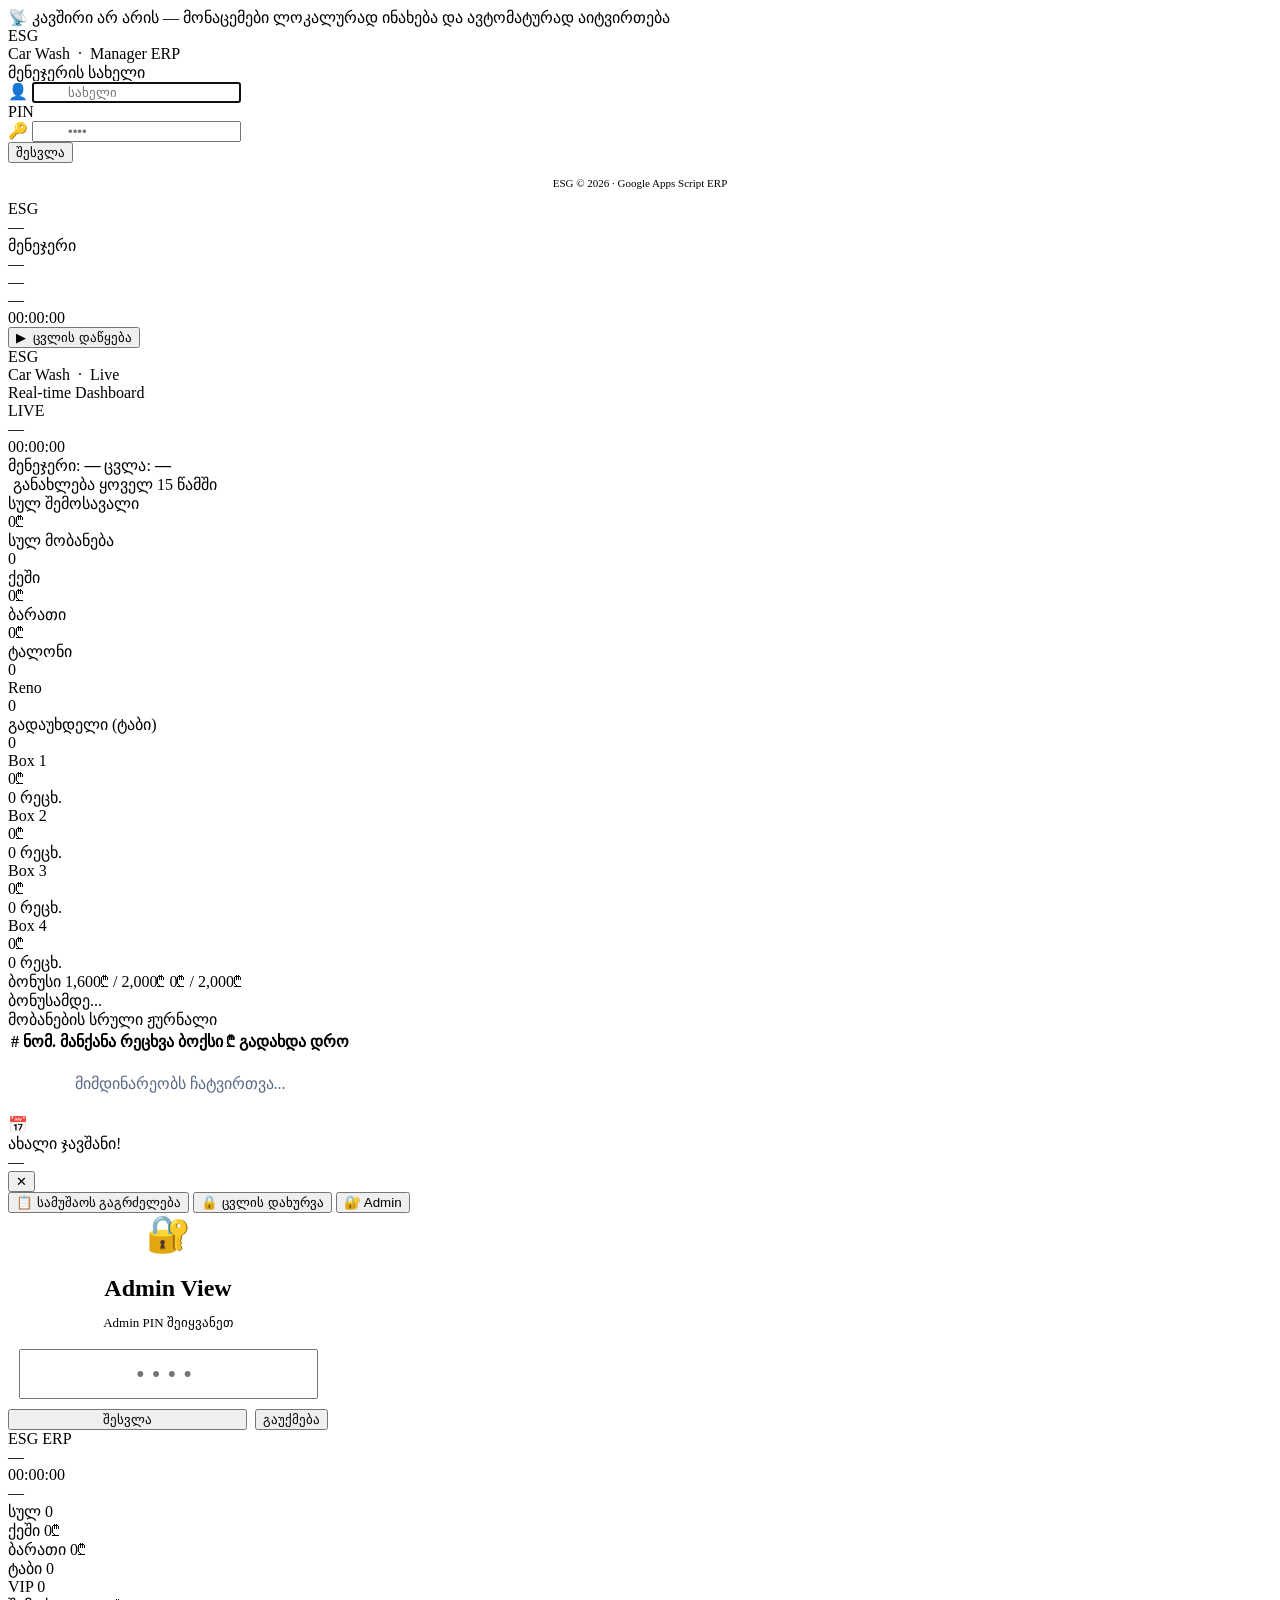
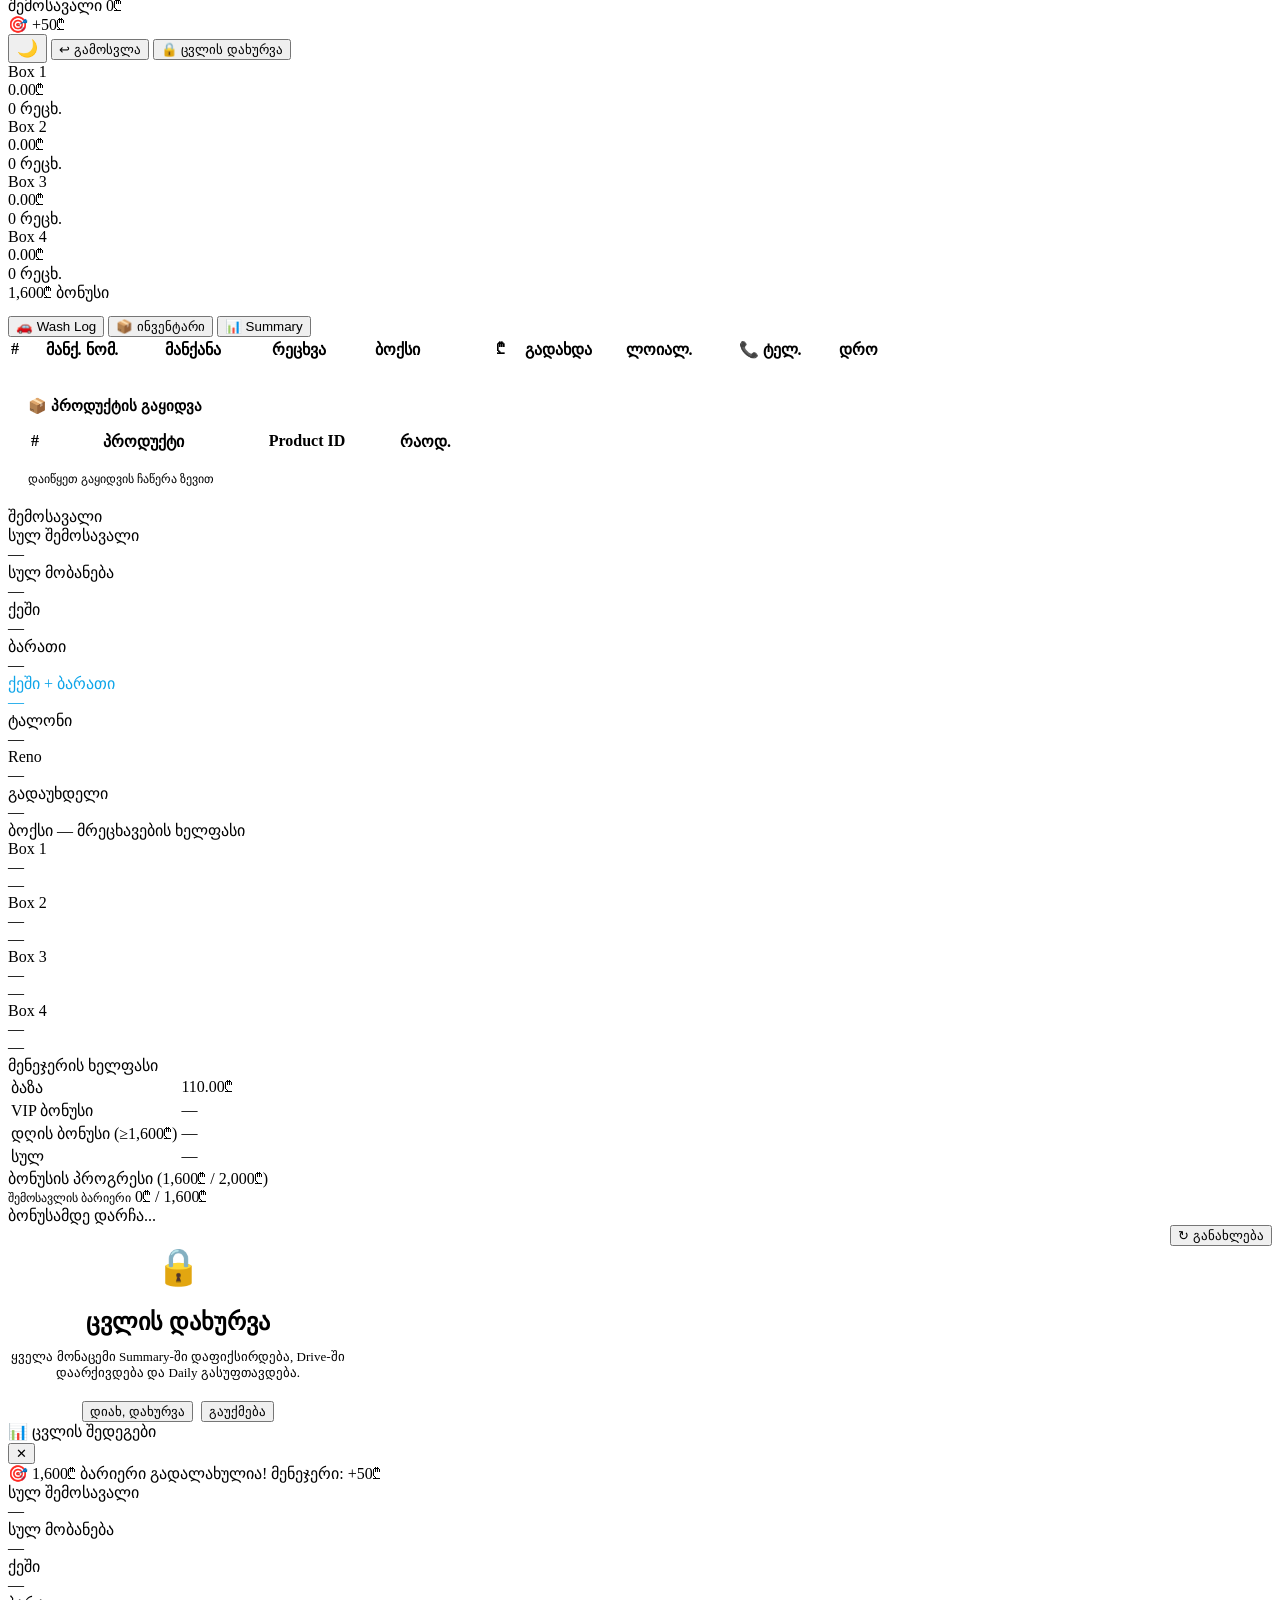
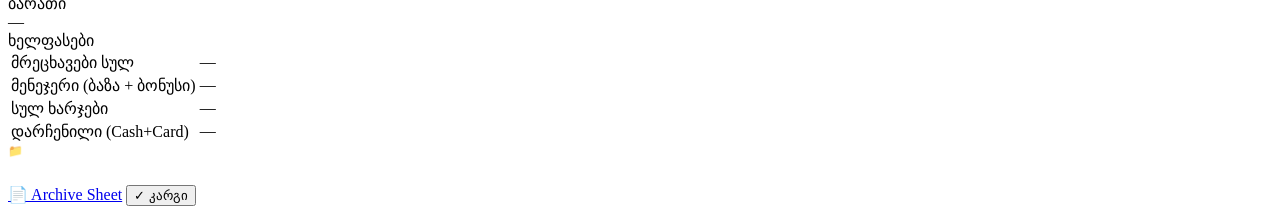
<file: index.html>
<!DOCTYPE html>
<html lang="ka">
<head>
  <meta charset="UTF-8">
  <meta name="viewport" content="width=device-width, initial-scale=1.0">
  <title>ESG Manager ERP</title>
  <?!= include('style'); ?>
</head>
<body>

<!-- Offline indicator (shown after repeated sync failures / browser offline) -->
<div id="offline-banner">📡 კავშირი არ არის — მონაცემები ლოკალურად ინახება და ავტომატურად აიტვირთება</div>

<!-- ═══════════════════════════════ LOGIN ═══════════════════════════════ -->
<div id="login-screen">
  <div class="login-card">
    <div class="login-logo">
      <div class="esg-logo-mark">
        <span class="l-e">E</span><span class="l-s">S</span><span class="l-g">G</span>
      </div>
      <div class="login-subtitle">Car Wash &nbsp;·&nbsp; Manager ERP</div>
    </div>
    <div class="login-error" id="login-error"></div>
    <form class="login-form" id="login-form" autocomplete="off">
      <div class="fg">
        <label>მენეჯერის სახელი</label>
        <div class="input-wrap">
          <span class="ii">👤</span>
          <input type="text" id="manager-name" placeholder="სახელი" required autofocus
                 style="padding-left:34px">
        </div>
      </div>
      <div class="fg">
        <label>PIN</label>
        <div class="input-wrap">
          <span class="ii">🔑</span>
          <input type="password" id="pin" placeholder="••••" maxlength="6"
                 inputmode="numeric" required style="padding-left:34px">
        </div>
      </div>
      <button type="submit" class="btn btn-primary login-submit" id="login-btn">შესვლა</button>
    </form>
    <p style="text-align:center;margin-top:14px;font-size:11px;color:var(--text-4)">
      ESG © 2026 · Google Apps Script ERP
    </p>
  </div>
</div>

<!-- ═══════════════════════════ START SHIFT ══════════════════════════════ -->
<div id="start-shift-screen">
  <div class="ss-card">
    <div class="ss-logo"><div class="ss-esg"><span class="e">E</span><span class="s">S</span><span class="g">G</span></div></div>
    <div class="ss-manager-strip">
      <div class="ss-avatar" id="ss-avatar">—</div>
      <div>
        <div class="ss-greeting-lbl">მენეჯერი</div>
        <div class="ss-manager-name" id="ss-manager-name">—</div>
      </div>
    </div>
    <div class="ss-datetime">
      <div class="ss-day" id="ss-day-name">—</div>
      <div class="ss-date" id="ss-date-str">—</div>
      <div class="ss-bigclock">
        <span id="ss-hh">00</span><span class="csep">:</span><span id="ss-mm">00</span><span class="csep">:</span><span id="ss-ss">00</span>
      </div>
    </div>
    <button class="ss-startbtn" id="start-shift-btn">▶ &nbsp;ცვლის დაწყება</button>
  </div>
</div>

<!-- ═══════════════════════════ LIVE SCREEN ══════════════════════════════ -->
<div id="live-screen">

  <div class="ls-header">
    <div class="ls-logo">
      <div class="ls-logo-badge">ESG</div>
      <div>
        <div class="ls-title">Car Wash &nbsp;<span>·</span>&nbsp; Live</div>
        <div class="ls-subtitle">Real-time Dashboard</div>
      </div>
    </div>
    <div class="ls-live-badge"><span class="ls-live-dot"></span><span>LIVE</span></div>
    <div class="ls-clock">
      <div id="ls-date">—</div>
      <div class="ls-time"><span id="ls-hh">00</span>:<span id="ls-mm">00</span>:<span id="ls-ss">00</span></div>
    </div>
  </div>

  <div class="ls-meta">
    <span>მენეჯერი: <strong id="ls-manager">—</strong></span>
    <span>ცვლა: <strong id="ls-shift-start">—</strong></span>
    <span id="ls-refresh-status" style="margin-left:auto;display:flex;align-items:center;gap:5px">
      <span class="ls-refresh-dot"></span>განახლება ყოველ 15 წამში
    </span>
  </div>

  <!-- Stats -->
  <div class="ls-stats-grid">
    <div class="ls-card accent"><div class="lsc-label">სულ შემოსავალი</div><div class="lsc-value" id="ls-revenue">0₾</div></div>
    <div class="ls-card"      ><div class="lsc-label">სულ მობანება</div>  <div class="lsc-value" id="ls-washes">0</div></div>
    <div class="ls-card green"><div class="lsc-label">ქეში</div>          <div class="lsc-value" id="ls-cash">0₾</div></div>
    <div class="ls-card blue" ><div class="lsc-label">ბარათი</div>        <div class="lsc-value" id="ls-card">0₾</div></div>
    <div class="ls-card amber"><div class="lsc-label">ტალონი</div>        <div class="lsc-value" id="ls-talon">0</div></div>
    <div class="ls-card purple"><div class="lsc-label">Reno</div>          <div class="lsc-value" id="ls-reno">0</div></div>
    <div class="ls-card red"  ><div class="lsc-label">გადაუხდელი (ტაბი)</div><div class="lsc-value" id="ls-pending">0</div></div>
  </div>

  <!-- Box earnings -->
  <div class="ls-boxes">
    <div class="ls-box-card bx1"><div class="lsb-label">Box 1</div><div class="lsb-sal" id="ls-b1-sal">0₾</div><div class="lsb-w" id="ls-b1-w">0 რეცხ.</div></div>
    <div class="ls-box-card bx2"><div class="lsb-label">Box 2</div><div class="lsb-sal" id="ls-b2-sal">0₾</div><div class="lsb-w" id="ls-b2-w">0 რეცხ.</div></div>
    <div class="ls-box-card bx3"><div class="lsb-label">Box 3</div><div class="lsb-sal" id="ls-b3-sal">0₾</div><div class="lsb-w" id="ls-b3-w">0 რეცხ.</div></div>
    <div class="ls-box-card bx4"><div class="lsb-label">Box 4</div><div class="lsb-sal" id="ls-b4-sal">0₾</div><div class="lsb-w" id="ls-b4-w">0 რეცხ.</div></div>
  </div>

  <!-- Bonus progress -->
  <div class="ls-bonus-wrap">
    <div class="ls-bonus-header">
      <span>ბონუსი 1,600₾ / 2,000₾</span>
      <span id="ls-bonus-status">0₾ / 2,000₾</span>
    </div>
    <div class="ls-bonus-track"><div class="ls-bonus-fill" id="ls-bonus-bar" style="width:0%"></div></div>
    <div class="ls-bonus-lbl" id="ls-bonus-lbl">ბონუსამდე...</div>
  </div>

  <!-- Scheduled Washes (from customer QR webapp) -->
  <div id="ls-sched-section" style="display:none;margin-bottom:18px">
    <div class="ls-section-title" style="display:flex;align-items:center;gap:8px;margin-bottom:8px">
      📅 დაჯავშნული რეცხვები
      <span class="ls-sched-badge" id="ls-sched-count">0</span>
    </div>
    <div class="ls-sched-wrap">
      <table class="ls-log-table">
        <thead>
          <tr>
            <th>📞 ტელ.</th><th>ნომ.</th><th>მანქანა</th>
            <th>რეცხვა</th><th>⏰ ჩამოსვლა</th><th></th>
          </tr>
        </thead>
        <tbody id="ls-sched-tbody"></tbody>
      </table>
    </div>
  </div>

  <!-- Full wash log -->
  <div class="ls-section-title">მობანების სრული ჟურნალი</div>
  <div class="ls-log-wrap">
    <table class="ls-log-table">
      <thead>
        <tr>
          <th>#</th><th>ნომ.</th><th>მანქანა</th><th>რეცხვა</th>
          <th>ბოქსი</th><th style="text-align:right">₾</th><th>გადახდა</th><th>დრო</th>
        </tr>
      </thead>
      <tbody id="ls-log-tbody">
        <tr><td colspan="8" style="text-align:center;color:#5A6A85;padding:20px">მიმდინარეობს ჩატვირთვა...</td></tr>
      </tbody>
    </table>
  </div>

  <!-- Scheduled Wash Notification (slides in from bottom-left) -->
  <div id="sched-notif" class="sched-notif">
    <div class="sn-icon">📅</div>
    <div class="sn-body">
      <div class="sn-title">ახალი ჯავშანი!</div>
      <div class="sn-detail" id="sn-detail">—</div>
    </div>
    <button class="sn-close" onclick="dismissSchedNotif()">✕</button>
  </div>

  <!-- Floating buttons -->
  <div class="ls-float-btns">
    <button class="ls-resume-btn" id="ls-resume-btn" onclick="showResumePinOverlay()">
      📋 სამუშაოს გაგრძელება <span id="ls-resume-cnt"></span>
    </button>
    <button class="ls-close-shift-btn" id="live-close-btn" onclick="closeLiveShift()">🔒 ცვლის დახურვა</button>
    <button class="ls-admin-btn" id="admin-access-btn" onclick="showAdminPinOverlay()">🔐 Admin</button>
  </div>

</div><!-- /live-screen -->

<!-- Admin PIN Overlay -->
<div class="modal-overlay" id="admin-pin-overlay">
  <div class="modal" style="width:320px;text-align:center">
    <div style="font-size:36px;margin-bottom:10px" id="pin-ov-icon">🔐</div>
    <h2 style="margin-bottom:6px" id="pin-ov-title">Admin View</h2>
    <p style="color:var(--text-3);font-size:13px;margin-bottom:18px" id="pin-ov-sub">Admin PIN შეიყვანეთ</p>
    <div class="fg" style="margin-bottom:10px">
      <input type="password" id="admin-pin-input" placeholder="••••" maxlength="6"
             inputmode="numeric"
             style="text-align:center;font-size:22px;letter-spacing:8px;padding:10px"
             onkeydown="if(event.key==='Enter')unlockAdminFromLive()"
             oninput="this.value=this.value.replace(/\D/g,'').slice(0,6)">
    </div>
    <div class="login-error" id="admin-pin-error"></div>
    <div style="display:flex;gap:8px;margin-top:4px">
      <button class="btn btn-primary" style="flex:1" id="admin-pin-btn" onclick="unlockAdminFromLive()">შესვლა</button>
      <button class="btn btn-outline" onclick="hideAdminPinOverlay()">გაუქმება</button>
    </div>
  </div>
</div>

<!-- ════════════════════════════ MAIN APP ════════════════════════════════ -->
<div id="app">

  <!-- HEADER -->
  <header class="app-header">
    <!-- Logo -->
    <div class="hdr-logo">
      <span class="le">E</span><span class="ls">S</span><span class="lg">G</span>
      <span class="hdr-logo-sub">ERP</span>
    </div>

    <div class="hdr-divider"></div>

    <!-- Clock -->
    <div class="hdr-clock">
      <div class="hdr-clock-day" id="hdr-date">—</div>
      <div class="hdr-clock-time">
        <span id="hdr-hh">00</span><span class="csep">:</span><span id="hdr-mm">00</span><span class="csep">:</span><span id="hdr-ss">00</span>
      </div>
    </div>

    <div class="hdr-divider"></div>

    <!-- Manager -->
    <div class="hdr-manager">
      <div class="hdr-mgr-dot"></div>
      <span class="hdr-mgr-name" id="manager-name-display">—</span>
    </div>
    <div class="hdr-shift-info" id="hdr-shift-info"></div>

    <!-- Stats (live) -->
    <div class="hdr-stats" style="margin-left:auto">
      <div class="hdr-stat">
        <span class="hdr-stat-label">სულ</span>
        <span class="hdr-stat-value" id="st-washes">0</span>
      </div>
      <div class="hdr-stat s-cash">
        <span class="hdr-stat-label">ქეში</span>
        <span class="hdr-stat-value" id="st-cash">0₾</span>
      </div>
      <div class="hdr-stat">
        <span class="hdr-stat-label">ბარათი</span>
        <span class="hdr-stat-value" id="st-card">0₾</span>
      </div>
      <div class="hdr-stat s-pending">
        <span class="hdr-stat-label">ტაბი</span>
        <span class="hdr-stat-value" id="st-pending">0</span>
      </div>
      <div class="hdr-stat s-vip">
        <span class="hdr-stat-label">VIP</span>
        <span class="hdr-stat-value" id="st-vip">0</span>
      </div>
      <div class="hdr-stat s-revenue">
        <span class="hdr-stat-label">შემოსავალი</span>
        <span class="hdr-stat-value" id="st-revenue">0₾</span>
      </div>
      <div class="bonus-pill" id="bonus-pill">🎯 +50₾</div>
    </div>

    <!-- Actions -->
    <div class="hdr-actions">
      <button class="btn btn-ghost btn-sm" id="dm-btn" onclick="toggleDarkMode()" title="Dark / Light Mode" style="font-size:17px;padding:4px 7px;line-height:1">🌙</button>
      <button class="btn btn-outline btn-sm" id="logout-btn">↩ გამოსვლა</button>
      <button class="btn btn-primary" id="close-shift-btn">🔒 ცვლის დახურვა</button>
    </div>
  </header>

  <!-- BOX EARNINGS BAR -->
  <div class="box-bar">
    <div class="box-bar-item"><div class="bbi-label">Box 1</div><div class="bbi-salary" id="box1-sal">0.00₾</div><div class="bbi-washes" id="box1-w">0 რეცხ.</div></div>
    <div class="box-bar-item"><div class="bbi-label">Box 2</div><div class="bbi-salary" id="box2-sal">0.00₾</div><div class="bbi-washes" id="box2-w">0 რეცხ.</div></div>
    <div class="box-bar-item"><div class="bbi-label">Box 3</div><div class="bbi-salary" id="box3-sal">0.00₾</div><div class="bbi-washes" id="box3-w">0 რეცხ.</div></div>
    <div class="box-bar-item"><div class="bbi-label">Box 4</div><div class="bbi-salary" id="box4-sal">0.00₾</div><div class="bbi-washes" id="box4-w">0 რეცხ.</div></div>
    <div class="box-bar-item" style="flex:2">
      <div class="bbi-label" style="display:flex;justify-content:space-between">
        <span>1,600₾ ბონუსი</span><span id="bonus-pct-lbl" style="color:var(--cash)"></span>
      </div>
      <div style="height:8px;background:var(--surface-3);border-radius:4px;overflow:hidden;margin-top:6px">
        <div id="bonus-bar-fill" style="height:100%;background:linear-gradient(90deg,var(--esg-blue),var(--cash));border-radius:4px;transition:width .4s ease;width:0%"></div>
      </div>
    </div>
  </div>

  <!-- TAB NAV -->
  <nav class="tab-nav">
    <button class="tab-btn active" data-tab="washes"    onclick="switchTab('washes')">🚗 Wash Log</button>
    <button class="tab-btn"        data-tab="inventory" onclick="switchTab('inventory')">📦 ინვენტარი</button>
    <button class="tab-btn"        data-tab="summary"   onclick="switchTab('summary')">📊 Summary</button>
  </nav>

  <!-- ════════ WASH LOG TAB — NATIVE EXCEL GRID ════════ -->
  <div class="tab-panel active" id="tab-washes">
    <div class="egrid-wrap">
      <table class="egrid" id="wash-grid">
        <thead>
          <tr>
            <th class="col-num" style="text-align:center">#</th>
            <th style="min-width:118px">მანქ. ნომ.</th>
            <th style="min-width:96px">მანქანა</th>
            <th style="min-width:108px">რეცხვა</th>
            <th style="min-width:80px">ბოქსი</th>
            <th style="min-width:64px;text-align:right">₾</th>
            <th style="min-width:98px;text-align:center">გადახდა</th>
            <th style="min-width:96px">ლოიალ.</th>
            <th style="min-width:118px">📞 ტელ.</th>
            <th style="min-width:50px;text-align:center">დრო</th>
          </tr>
        </thead>
        <tbody id="wash-tbody">
          <!-- pre-rendered by JS: saved rows + 25 empty rows -->
        </tbody>
      </table>
    </div>
  </div>

  <!-- ════════ INVENTORY TAB ════════ -->
  <div class="tab-panel" id="tab-inventory">
    <div style="padding:20px;overflow-y:auto;flex:1">
      <h3 style="margin-bottom:14px;font-size:15px">📦 პროდუქტის გაყიდვა</h3>
      <table class="inv-grid" id="inv-egrid">
        <thead>
          <tr>
            <th class="td-num">#</th>
            <th style="min-width:200px">პროდუქტი</th>
            <th style="min-width:120px">Product ID</th>
            <th style="min-width:80px;text-align:right">რაოდ.</th>
            <th class="td-btn"></th>
          </tr>
        </thead>
        <tbody id="inv-grid-body">
          <!-- rows injected by JS -->
        </tbody>
      </table>
      <div id="inv-session-log" style="margin-top:18px;font-size:12px;color:var(--text-3)">
        დაიწყეთ გაყიდვის ჩაწერა ზევით
      </div>
    </div>
  </div>

  <!-- ════════ SUMMARY TAB ════════ -->
  <div class="tab-panel" id="tab-summary">
    <div class="summary-panel" id="summary-live-panel">
      <div class="sum-section">შემოსავალი</div>
      <div class="sum-grid">
        <div class="sum-card primary"><div class="sum-card-label">სულ შემოსავალი</div><div class="sum-card-value" id="sv-revenue">—</div></div>
        <div class="sum-card"       ><div class="sum-card-label">სულ მობანება</div>  <div class="sum-card-value" id="sv-washes">—</div></div>
        <div class="sum-card green" ><div class="sum-card-label">ქეში</div>          <div class="sum-card-value" id="sv-cash">—</div></div>
        <div class="sum-card"       ><div class="sum-card-label">ბარათი</div>        <div class="sum-card-value" id="sv-card">—</div></div>
        <div class="sum-card"       style="border-color:#0EA5E9"><div class="sum-card-label" style="color:#0EA5E9">ქეში + ბარათი</div><div class="sum-card-value" id="sv-cash-card" style="color:#0EA5E9">—</div></div>
        <div class="sum-card amber" ><div class="sum-card-label">ტალონი</div>        <div class="sum-card-value" id="sv-talon">—</div></div>
        <div class="sum-card"       ><div class="sum-card-label">Reno</div>           <div class="sum-card-value" id="sv-reno">—</div></div>
        <div class="sum-card amber" ><div class="sum-card-label">გადაუხდელი</div>   <div class="sum-card-value" id="sv-pending">—</div></div>
      </div>

      <div class="sum-section">ბოქსი — მრეცხავების ხელფასი</div>
      <div class="box-sum-grid">
        <div class="bsg-card"><div class="bsg-label">Box 1</div><div class="bsg-value" id="sv-b1-sal">—</div><div class="bsg-sub" id="sv-b1-w">—</div></div>
        <div class="bsg-card"><div class="bsg-label">Box 2</div><div class="bsg-value" id="sv-b2-sal">—</div><div class="bsg-sub" id="sv-b2-w">—</div></div>
        <div class="bsg-card"><div class="bsg-label">Box 3</div><div class="bsg-value" id="sv-b3-sal">—</div><div class="bsg-sub" id="sv-b3-w">—</div></div>
        <div class="bsg-card"><div class="bsg-label">Box 4</div><div class="bsg-value" id="sv-b4-sal">—</div><div class="bsg-sub" id="sv-b4-w">—</div></div>
      </div>

      <div class="sum-section">მენეჯერის ხელფასი</div>
      <table class="sum-table">
        <tr><td>ბაზა</td><td id="sv-mgr-base">110.00₾</td></tr>
        <tr><td>VIP ბონუსი</td><td id="sv-mgr-vip">—</td></tr>
        <tr><td>დღის ბონუსი (≥1,600₾)</td><td id="sv-mgr-bonus">—</td></tr>
        <tr class="total-r"><td>სულ</td><td id="sv-mgr-total">—</td></tr>
      </table>

      <div class="sum-section">ბონუსის პროგრესი (1,600₾ / 2,000₾)</div>
      <div class="bonus-bar-wrap">
        <div class="bbar-header">
          <span style="font-size:12px">შემოსავლის ბარიერი</span>
          <span id="sv-bonus-status" style="color:var(--text-3)">0₾ / 1,600₾</span>
        </div>
        <div class="bbar-track"><div class="bbar-fill" id="sv-bonus-bar" style="width:0%"></div></div>
        <div class="bbar-label" id="sv-bonus-lbl">ბონუსამდე დარჩა...</div>
      </div>

      <div style="text-align:right">
        <button class="btn btn-outline btn-sm" onclick="refreshSummary()">↻ განახლება</button>
      </div>
    </div>
  </div>

</div><!-- /app -->

<!-- ══════════════════════════ MODALS ════════════════════════════════ -->

<!-- Confirm Close Shift -->
<div class="modal-overlay" id="confirm-modal">
  <div class="modal" style="width:340px;text-align:center">
    <div style="font-size:36px;margin-bottom:10px">🔒</div>
    <h2 style="margin-bottom:8px">ცვლის დახურვა</h2>
    <p style="color:var(--text-3);margin-bottom:20px;font-size:13px">
      ყველა მონაცემი Summary-ში დაფიქსირდება, Drive-ში დაარქივდება და Daily გასუფთავდება.
    </p>
    <p id="confirm-pending-warn" style="display:none;background:#FEF3C7;color:#92400E;font-weight:700;font-size:13px;padding:8px 12px;border-radius:8px;margin-bottom:16px"></p>
    <div style="display:flex;gap:8px;justify-content:center">
      <button class="btn btn-primary" id="confirm-yes">დიახ, დახურვა</button>
      <button class="btn btn-outline" id="confirm-no">გაუქმება</button>
    </div>
  </div>
</div>

<!-- Shift Summary Result -->
<div class="modal-overlay" id="summary-modal">
  <div class="modal" style="width:540px">
    <div class="modal-hdr">
      <div>
        <div class="modal-title">📊 ცვლის შედეგები</div>
        <div style="font-size:11px;color:var(--text-3);margin-top:2px" id="sm-date"></div>
      </div>
      <button class="modal-close" id="close-summary-modal">✕</button>
    </div>
    <div class="bonus-alert" id="sm-bonus-alert">🎯 1,600₾ ბარიერი გადალახულია! მენეჯერი: +50₾</div>
    <div class="sm-grid">
      <div class="sm-card accent"><div class="scl">სულ შემოსავალი</div><div class="scv" id="sm-revenue">—</div></div>
      <div class="sm-card"      ><div class="scl">სულ მობანება</div>  <div class="scv" id="sm-washes">—</div></div>
      <div class="sm-card green"><div class="scl">ქეში</div>           <div class="scv" id="sm-cash">—</div></div>
      <div class="sm-card"     ><div class="scl">ბარათი</div>          <div class="scv" id="sm-card">—</div></div>
    </div>
    <div class="sum-section" style="margin-top:0">ხელფასები</div>
    <table class="sm-table">
      <tr><td>მრეცხავები სულ</td><td id="sm-washer">—</td></tr>
      <tr><td>მენეჯერი (ბაზა + ბონუსი)</td><td id="sm-mgr">—</td></tr>
      <tr class="total-r"><td>სულ ხარჯები</td><td id="sm-expenses">—</td></tr>
      <tr><td>დარჩენილი (Cash+Card)</td><td id="sm-remain">—</td></tr>
    </table>
    <div style="font-size:12px;color:var(--text-3);margin-bottom:12px">
      📁 <span id="sm-path"></span>
    </div>
    <a class="archive-link" id="sm-archive-url" href="#" target="_blank">📄 Archive Sheet</a>
    <a class="archive-link" id="sm-monthly-url" href="#" target="_blank" style="display:none;margin-left:8px">📊 თვის შედეგები</a>
    <button class="btn btn-primary btn-full" id="close-summary-btn" style="margin-top:14px">✓ კარგი</button>
  </div>
</div>

<div id="toast-container"></div>

<?!= include('script'); ?>
</body>
</html>
</file>
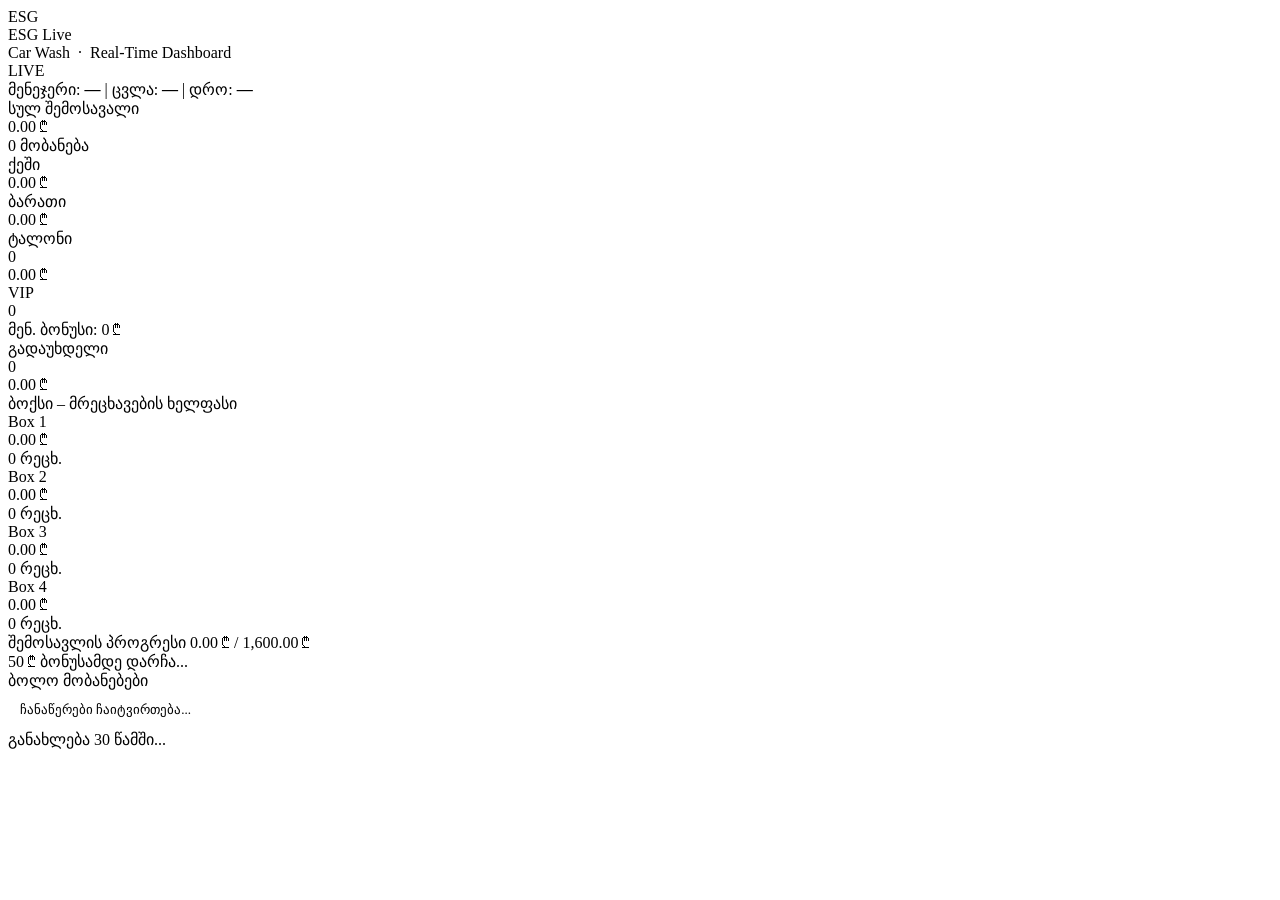
<file: live.html>
<!DOCTYPE html>
<html lang="ka">
<head>
  <meta charset="UTF-8">
  <meta name="viewport" content="width=device-width, initial-scale=1.0">
  <title>ESG Live Dashboard</title>
  <?!= include('style'); ?>
</head>
<body>
<div class="live-page">

  <!-- HEADER -->
  <div class="live-header">
    <div class="live-logo">
      <div class="live-logo-badge">ESG</div>
      <div>
        <div class="live-title">E<span>S</span>G Live</div>
        <div class="live-subtitle">Car Wash &nbsp;·&nbsp; Real-Time Dashboard</div>
      </div>
    </div>
    <div class="live-badge">
      <span class="live-dot"></span>
      <span>LIVE</span>
    </div>
  </div>

  <!-- META INFO -->
  <div class="live-meta">
    <span>მენეჯერი: <strong id="lv-manager">—</strong></span>
    <span>|</span>
    <span>ცვლა: <strong id="lv-shift-start">—</strong></span>
    <span>|</span>
    <span>დრო: <strong id="lv-time">—</strong></span>
  </div>

  <!-- REVENUE CARDS -->
  <div class="live-grid">
    <div class="live-card accent">
      <div class="lc-label">სულ შემოსავალი</div>
      <div class="lc-value" id="lv-revenue">0.00 ₾</div>
      <div class="lc-sub" id="lv-washes">0 მობანება</div>
    </div>
    <div class="live-card green">
      <div class="lc-label">ქეში</div>
      <div class="lc-value" id="lv-cash">0.00 ₾</div>
    </div>
    <div class="live-card">
      <div class="lc-label">ბარათი</div>
      <div class="lc-value" id="lv-card">0.00 ₾</div>
    </div>
    <div class="live-card" style="border-color:var(--warning);background:var(--warning-dim)">
      <div class="lc-label">ტალონი</div>
      <div class="lc-value" style="color:var(--warning)" id="lv-talon">0</div>
      <div class="lc-sub" id="lv-talon-val">0.00 ₾</div>
    </div>
    <div class="live-card gold">
      <div class="lc-label">VIP</div>
      <div class="lc-value" id="lv-vip">0</div>
      <div class="lc-sub" id="lv-mgr-bonus">მენ. ბონუსი: 0 ₾</div>
    </div>
    <div class="live-card orange">
      <div class="lc-label">გადაუხდელი</div>
      <div class="lc-value" id="lv-pending">0</div>
      <div class="lc-sub" id="lv-pending-val">0.00 ₾</div>
    </div>
  </div>

  <!-- BOX EARNINGS -->
  <div class="live-section-title">ბოქსი – მრეცხავების ხელფასი</div>
  <div class="live-boxes">
    <div class="live-box-card">
      <div class="lbc-label">Box 1</div>
      <div class="lbc-salary" id="lv-box1-sal">0.00 ₾</div>
      <div class="lbc-washes" id="lv-box1-w">0 რეცხ.</div>
    </div>
    <div class="live-box-card">
      <div class="lbc-label">Box 2</div>
      <div class="lbc-salary" id="lv-box2-sal">0.00 ₾</div>
      <div class="lbc-washes" id="lv-box2-w">0 რეცხ.</div>
    </div>
    <div class="live-box-card">
      <div class="lbc-label">Box 3</div>
      <div class="lbc-salary" id="lv-box3-sal">0.00 ₾</div>
      <div class="lbc-washes" id="lv-box3-w">0 რეცხ.</div>
    </div>
    <div class="live-box-card">
      <div class="lbc-label">Box 4</div>
      <div class="lbc-salary" id="lv-box4-sal">0.00 ₾</div>
      <div class="lbc-washes" id="lv-box4-w">0 რეცხ.</div>
    </div>
  </div>

  <!-- BONUS PROGRESS -->
  <div class="bonus-progress-wrap">
    <div class="bp-header">
      <span>შემოსავლის პროგრესი</span>
      <span id="lv-bonus-status" style="color:var(--text-muted)">0.00 ₾ / 1,600.00 ₾</span>
    </div>
    <div class="bp-bar">
      <div class="bp-fill" id="lv-bonus-bar" style="width:0%"></div>
    </div>
    <div class="bp-label" id="lv-bonus-label">50 ₾ ბონუსამდე დარჩა...</div>
  </div>

  <!-- RECENT WASHES -->
  <div class="live-section-title">ბოლო მობანებები</div>
  <div class="live-entries" id="lv-entries">
    <div style="color:var(--text-dim);font-size:13px;padding:12px">
      ჩანაწერები ჩაიტვირთება...
    </div>
  </div>

  <!-- REFRESH INDICATOR -->
  <div class="live-refresh">
    <span class="refresh-dot"></span>
    <span id="lv-refresh-text">განახლება 30 წამში...</span>
  </div>

</div>

<script>
(function() {
  var countdown = 30;
  var timer;

  function fmt(n) { return (parseFloat(n)||0).toFixed(2) + ' ₾'; }
  function esc(s) {
    return String(s||'').replace(/&/g,'&amp;').replace(/</g,'&lt;').replace(/>/g,'&gt;');
  }
  function set(id, v) { var e = document.getElementById(id); if (e) e.textContent = v; }

  function renderLive(data) {
    var s = data.stats;
    var boxes = ['Box 1','Box 2','Box 3','Box 4'];

    set('lv-manager', data.managerName || '—');
    if (data.shiftStart) {
      var d = new Date(data.shiftStart);
      set('lv-shift-start', d.getHours().toString().padStart(2,'0')+':'+d.getMinutes().toString().padStart(2,'0'));
    }
    set('lv-time', new Date().toLocaleTimeString('ka-GE',{hour:'2-digit',minute:'2-digit'}));

    set('lv-revenue', fmt(s.totalRevenue));
    set('lv-washes',  s.totalWashes + ' მობანება');
    set('lv-cash',    fmt(s.cashTotal));
    set('lv-card',    fmt(s.cardTotal));
    set('lv-talon',   s.talonCount);
    set('lv-talon-val', fmt(s.talonValue));
    set('lv-vip',     s.vipCount);
    set('lv-mgr-bonus', 'მენ. ბონუსი: ' + fmt(s.managerVIPBonus));
    set('lv-pending',   s.pendingCount);
    set('lv-pending-val', fmt(s.pendingValue));

    // Box cards
    boxes.forEach(function(b, i) {
      var n   = i + 1;
      var bd  = (s.boxData || {})[b] || {salary:0, washes:0};
      set('lv-box'+n+'-sal', fmt(bd.salary));
      set('lv-box'+n+'-w',   bd.washes + ' რეცხ.');
    });

    // Bonus progress
    var pct = Math.min((s.totalRevenue / 1600) * 100, 100);
    var bar = document.getElementById('lv-bonus-bar');
    if (bar) bar.style.width = pct.toFixed(1) + '%';
    set('lv-bonus-status', fmt(s.totalRevenue) + ' / 1,600.00 ₾');
    if (s.bonusReached) {
      set('lv-bonus-label', '🎯 1,600 ₾ ზღვარი მიღწეულია! მენეჯერი: +50 ₾');
    } else {
      var rem = Math.max(0, 1600 - s.totalRevenue);
      set('lv-bonus-label', '50 ₾ ბონუსამდე დარჩა: ' + fmt(rem));
    }

    // Recent entries
    var el = document.getElementById('lv-entries');
    if (!data.recentEntries || !data.recentEntries.length) {
      el.innerHTML = '<div style="color:var(--text-dim);font-size:13px;padding:12px">ჩანაწერები არ არის</div>';
      return;
    }
    el.innerHTML = data.recentEntries.slice().reverse().map(function(r) {
      var isPending = r.status === 'Pending';
      var washColor = r.washType === 'VIP' ? 'var(--vip)' : 'var(--text-muted)';
      return '<div class="live-entry' + (isPending ? ' pending-entry' : '') + '">' +
        '<span class="le-plate">' + esc(r.plateNumber) + '</span>' +
        '<span class="le-type" style="color:' + washColor + '">' +
          esc(r.carType) + ' · ' + esc(r.washType) +
          (isPending ? ' <span style="color:var(--pending);font-size:10px">⏳ ტაბი</span>' : '') +
        '</span>' +
        '<span class="le-cost">' + r.cost + ' ₾</span>' +
        '<span class="le-time">' + esc(r.timestamp) + '</span>' +
      '</div>';
    }).join('');
  }

  function refresh() {
    countdown = 30;
    google.script.run
      .withSuccessHandler(function(data) { renderLive(data); })
      .withFailureHandler(function() {})
      .getLiveViewData();
  }

  function tick() {
    countdown--;
    var el = document.getElementById('lv-refresh-text');
    if (el) el.textContent = 'განახლება ' + countdown + ' წამში...';
    if (countdown <= 0) refresh();
  }

  refresh();
  timer = setInterval(tick, 1000);
})();
</script>
</body>
</html>
</file>
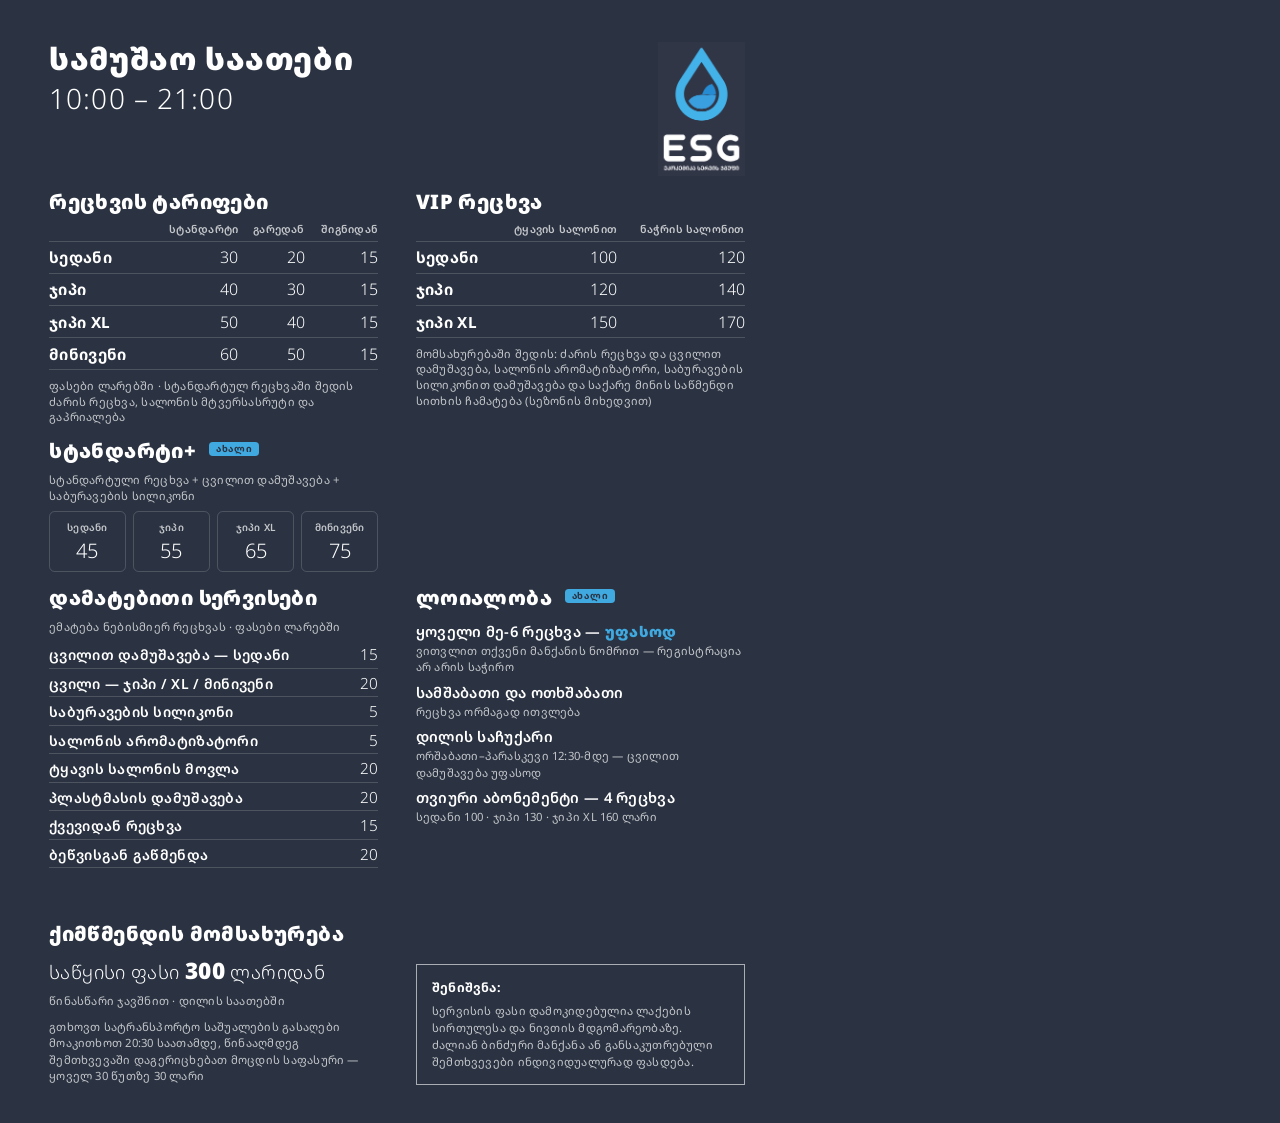
<file: menu/ESG_menu_v2.html>
<!DOCTYPE html>
<html lang="ka">
<head>
<meta charset="UTF-8">
<title>ESG — ფასების მენიუ</title>
<link rel="preconnect" href="https://fonts.googleapis.com">
<link href="https://fonts.googleapis.com/css2?family=Noto+Sans+Georgian:wght@300;400;600;700;900&display=swap" rel="stylesheet">
<style>
:root{--bg:#2b3342;--fg:#ffffff;--fg2:rgba(255,255,255,.72);--line:rgba(255,255,255,.16);--blue:#3fa9e0}
@page{size:A4;margin:0}
*{box-sizing:border-box;margin:0;padding:0}
html,body{width:210mm;height:297mm;overflow:hidden;background:var(--bg);color:var(--fg);
  font-family:'Noto Sans Georgian',sans-serif;-webkit-print-color-adjust:exact;print-color-adjust:exact}
.page{width:210mm;height:297mm;padding:11mm 13mm 10mm;display:grid;
  grid-template-columns:1fr 1fr;grid-template-rows:auto auto auto 1fr;column-gap:10mm;row-gap:4mm}
.geo{text-transform:uppercase;letter-spacing:.02em}
h1{font-size:23pt;font-weight:900;line-height:1.05}
h2{font-size:15pt;font-weight:900;line-height:1.1;margin-bottom:2.5mm}
.hours{font-size:21pt;font-weight:300;letter-spacing:.04em;margin-top:1.5mm;font-variant-numeric:tabular-nums}
.logo{justify-self:end;align-self:start;width:23mm;display:block}
table{border-collapse:collapse;width:100%;font-variant-numeric:tabular-nums}
th{font-size:8pt;font-weight:600;color:var(--fg2);text-align:right;padding:0 0 1.2mm;border-bottom:1px solid var(--line);white-space:nowrap}
th:first-child{text-align:left}
td{padding:1.2mm 0;border-bottom:1px solid var(--line);font-size:12pt;font-weight:300;text-align:right;white-space:nowrap}
td:first-child{text-align:left;font-weight:700;font-size:11.5pt}
.sub{font-size:8.5pt;color:var(--fg2);line-height:1.4;margin-top:2mm}
.tag{display:inline-block;font-size:7pt;font-weight:700;color:var(--bg);background:var(--blue);
  padding:.5mm 1.8mm;border-radius:1mm;vertical-align:middle;margin-left:2mm;letter-spacing:.08em;position:relative;top:-1mm}
.list{list-style:none}
.list li{display:flex;justify-content:space-between;align-items:baseline;padding:1mm 0;border-bottom:1px solid var(--line);font-size:10.5pt}
.list li .lbl{font-weight:600}
.list li .val{font-weight:300;white-space:nowrap;margin-left:4mm;font-size:11.5pt;font-variant-numeric:tabular-nums}
.loyal li{display:block;border:0;padding:1.1mm 0}
.loyal .lbl{display:block;font-size:11pt;font-weight:700;line-height:1.2}
.loyal .small{margin-top:.6mm}
.small{font-size:8.5pt;color:var(--fg2);line-height:1.45}
.free{color:var(--blue);font-weight:900}
.note{border:1px solid rgba(255,255,255,.6);padding:3.5mm 4mm;font-size:8.5pt;line-height:1.5;color:var(--fg2);align-self:end}
.note b{color:var(--fg);display:block;margin-bottom:1.5mm;font-size:9.5pt}
.clean{align-self:end}
.plus{display:grid;grid-template-columns:repeat(4,1fr);gap:2mm;margin-top:1mm}
.plus div{border:1px solid var(--line);border-radius:1.5mm;padding:2mm 1mm;text-align:center}
.plus span{display:block;font-size:7.5pt;font-weight:600;color:var(--fg2);margin-bottom:.8mm}
.plus b{font-size:15pt;font-weight:300}
.clean .price{font-size:14pt;font-weight:300;margin-top:1mm}
.clean .price b{font-weight:900;font-size:17pt}
.brand{grid-column:1/3;display:flex;justify-content:space-between;align-items:flex-end;align-self:end;
  font-size:7.5pt;color:var(--fg2);letter-spacing:.06em;border-top:1px solid var(--line);padding-top:2.5mm}
</style>
</head>
<body>
<div class="page">

  <div class="hours-block">
    <h1 class="geo">სამუშაო საათები</h1>
    <div class="hours">10:00 – 21:00</div>
  </div>
  <img id="logo" class="logo" src="logo-dark.png" alt="ESG">

  <section class="prices">
    <h2 class="geo">რეცხვის ტარიფები</h2>
    <table>
      <thead><tr><th></th><th class="geo">სტანდარტი</th><th class="geo">გარედან</th><th class="geo">შიგნიდან</th></tr></thead>
      <tbody>
        <tr><td class="geo">სედანი</td><td>30</td><td>20</td><td>15</td></tr>
        <tr><td class="geo">ჯიპი</td><td>40</td><td>30</td><td>15</td></tr>
        <tr><td class="geo">ჯიპი XL</td><td>50</td><td>40</td><td>15</td></tr>
        <tr><td class="geo">მინივენი</td><td>60</td><td>50</td><td>15</td></tr>
      </tbody>
    </table>
    <p class="sub geo">ფასები ლარებში · სტანდარტულ რეცხვაში შედის ძარის რეცხვა, სალონის მტვერსასრუტი და გაპრიალება</p>

    <h2 class="geo" style="margin-top:4mm">სტანდარტი+ <span class="tag geo">ახალი</span></h2>
    <p class="sub geo" style="margin:0 0 2mm">სტანდარტული რეცხვა + ცვილით დამუშავება + საბურავების სილიკონი</p>
    <div class="plus">
      <div><span class="geo">სედანი</span><b>45</b></div>
      <div><span class="geo">ჯიპი</span><b>55</b></div>
      <div><span class="geo">ჯიპი XL</span><b>65</b></div>
      <div><span class="geo">მინივენი</span><b>75</b></div>
    </div>
  </section>

  <section class="vip">
    <h2 class="geo">VIP რეცხვა</h2>
    <table>
      <thead><tr><th></th><th class="geo">ტყავის სალონით</th><th class="geo">ნაჭრის სალონით</th></tr></thead>
      <tbody>
        <tr><td class="geo">სედანი</td><td>100</td><td>120</td></tr>
        <tr><td class="geo">ჯიპი</td><td>120</td><td>140</td></tr>
        <tr><td class="geo">ჯიპი XL</td><td>150</td><td>170</td></tr>
      </tbody>
    </table>
    <p class="sub geo">მომსახურებაში შედის: ძარის რეცხვა და ცვილით დამუშავება, სალონის არომატიზატორი, საბურავების სილიკონით დამუშავება და საქარე მინის საწმენდი სითხის ჩამატება (სეზონის მიხედვით)</p>
  </section>

  <section class="addons">
    <h2 class="geo">დამატებითი სერვისები</h2>
    <p class="sub geo" style="margin:0 0 1.5mm">ემატება ნებისმიერ რეცხვას · ფასები ლარებში</p>
    <ul class="list">
      <li><span class="lbl geo">ცვილით დამუშავება — სედანი</span><span class="val">15</span></li>
      <li><span class="lbl geo">ცვილი — ჯიპი / XL / მინივენი</span><span class="val">20</span></li>
      <li><span class="lbl geo">საბურავების სილიკონი</span><span class="val">5</span></li>
      <li><span class="lbl geo">სალონის არომატიზატორი</span><span class="val">5</span></li>
      <li><span class="lbl geo">ტყავის სალონის მოვლა</span><span class="val">20</span></li>
      <li><span class="lbl geo">პლასტმასის დამუშავება</span><span class="val">20</span></li>
      <li><span class="lbl geo">ქვევიდან რეცხვა</span><span class="val">15</span></li>
      <li><span class="lbl geo">ბეწვისგან გაწმენდა</span><span class="val">20</span></li>
    </ul>
  </section>

  <section class="loyalty">
    <h2 class="geo">ლოიალობა <span class="tag geo">ახალი</span></h2>
    <ul class="list loyal">
      <li><span class="lbl geo">ყოველი მე-6 რეცხვა — <span class="free">უფასოდ</span></span>
          <div class="small geo">ვითვლით თქვენი მანქანის ნომრით — რეგისტრაცია არ არის საჭირო</div></li>
      <li><span class="lbl geo">სამშაბათი და ოთხშაბათი</span>
          <div class="small geo">რეცხვა ორმაგად ითვლება</div></li>
      <li><span class="lbl geo">დილის საჩუქარი</span>
          <div class="small geo">ორშაბათი–პარასკევი 12:30-მდე — ცვილით დამუშავება უფასოდ</div></li>
      <li><span class="lbl geo">თვიური აბონემენტი — 4 რეცხვა</span>
          <div class="small geo">სედანი 100 · ჯიპი 130 · ჯიპი XL 160 ლარი</div></li>
    </ul>
  </section>

  <section class="clean">
    <h2 class="geo">ქიმწმენდის მომსახურება</h2>
    <div class="price geo">საწყისი ფასი <b>300</b> ლარიდან</div>
    <p class="small geo" style="margin-top:2mm">წინასწარი ჯავშნით · დილის საათებში</p>
    <p class="small geo" style="margin-top:2.5mm">გთხოვთ სატრანსპორტო საშუალების გასაღები მოაკითხოთ 20:30 საათამდე, წინააღმდეგ შემთხვევაში დაგერიცხებათ მოცდის საფასური — ყოველ 30 წუთზე 30 ლარი</p>
  </section>

  <div class="note geo">
    <b>შენიშვნა:</b>
    სერვისის ფასი დამოკიდებულია ლაქების სირთულესა და ნივთის მდგომარეობაზე. ძალიან ბინძური მანქანა ან განსაკუთრებული შემთხვევები ინდივიდუალურად ფასდება.
  </div>

</div>
</body>
</html>
</file>
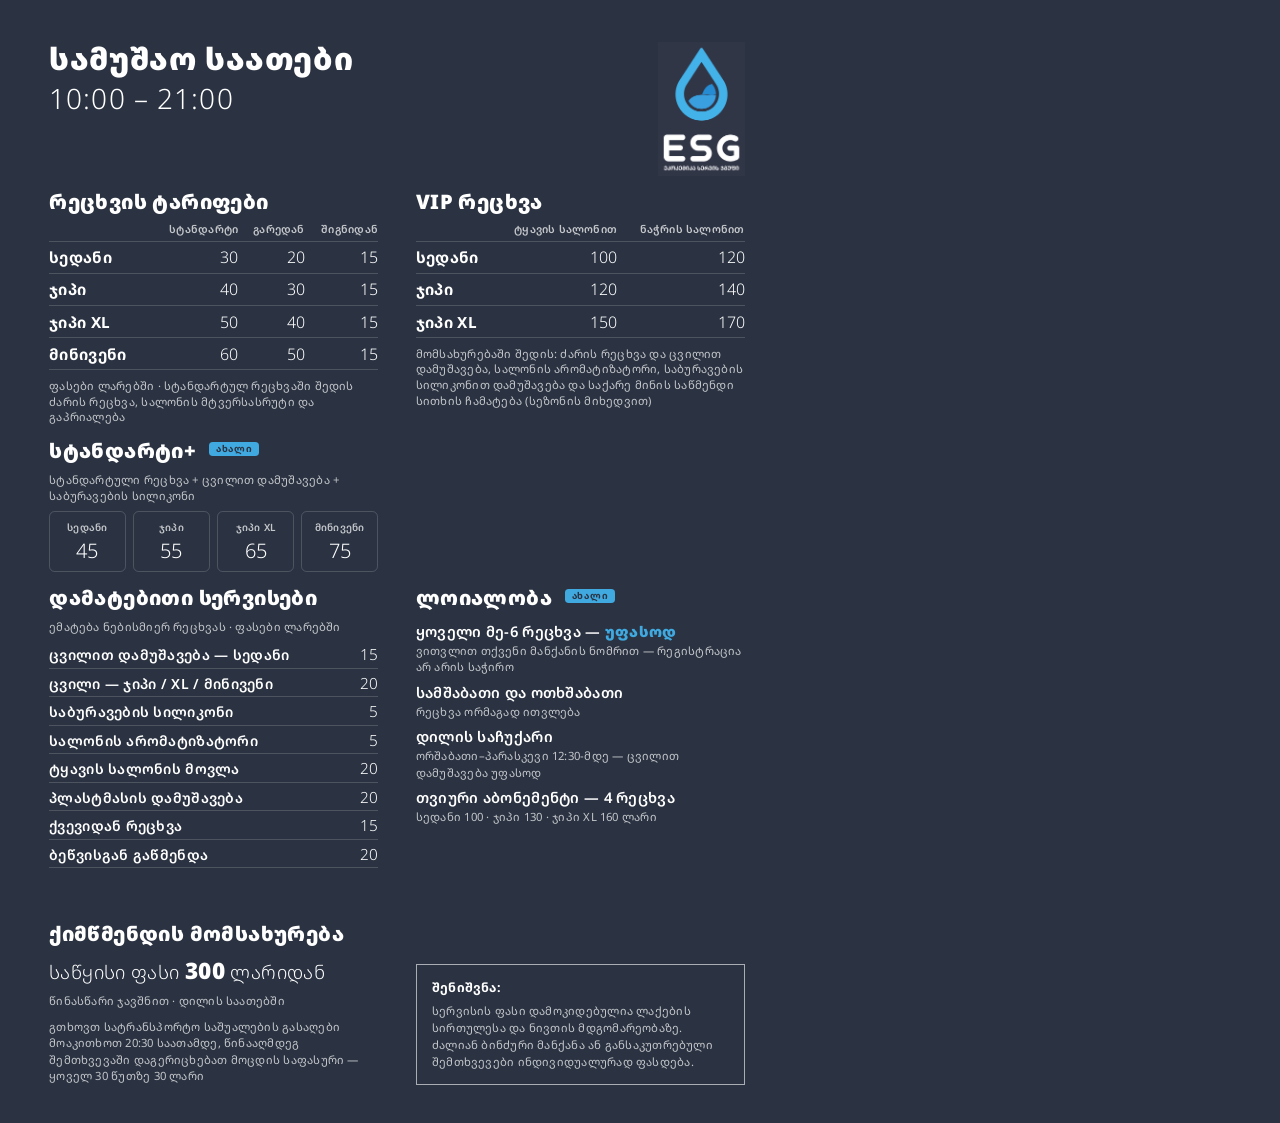
<file: menu/ESG_menu_v2.standalone.html>
<!DOCTYPE html>
<html lang="ka">
<head>
<meta charset="UTF-8">
<title>ESG — ფასების მენიუ</title>
<link rel="preconnect" href="https://fonts.googleapis.com">
<link href="https://fonts.googleapis.com/css2?family=Noto+Sans+Georgian:wght@300;400;600;700;900&display=swap" rel="stylesheet">
<style>
:root{--bg:#2b3342;--fg:#ffffff;--fg2:rgba(255,255,255,.72);--line:rgba(255,255,255,.16);--blue:#3fa9e0}
@page{size:A4;margin:0}
*{box-sizing:border-box;margin:0;padding:0}
html,body{width:210mm;height:297mm;overflow:hidden;background:var(--bg);color:var(--fg);
  font-family:'Noto Sans Georgian',sans-serif;-webkit-print-color-adjust:exact;print-color-adjust:exact}
.page{width:210mm;height:297mm;padding:11mm 13mm 10mm;display:grid;
  grid-template-columns:1fr 1fr;grid-template-rows:auto auto auto 1fr;column-gap:10mm;row-gap:4mm}
.geo{text-transform:uppercase;letter-spacing:.02em}
h1{font-size:23pt;font-weight:900;line-height:1.05}
h2{font-size:15pt;font-weight:900;line-height:1.1;margin-bottom:2.5mm}
.hours{font-size:21pt;font-weight:300;letter-spacing:.04em;margin-top:1.5mm;font-variant-numeric:tabular-nums}
.logo{justify-self:end;align-self:start;width:23mm;display:block}
table{border-collapse:collapse;width:100%;font-variant-numeric:tabular-nums}
th{font-size:8pt;font-weight:600;color:var(--fg2);text-align:right;padding:0 0 1.2mm;border-bottom:1px solid var(--line);white-space:nowrap}
th:first-child{text-align:left}
td{padding:1.2mm 0;border-bottom:1px solid var(--line);font-size:12pt;font-weight:300;text-align:right;white-space:nowrap}
td:first-child{text-align:left;font-weight:700;font-size:11.5pt}
.sub{font-size:8.5pt;color:var(--fg2);line-height:1.4;margin-top:2mm}
.tag{display:inline-block;font-size:7pt;font-weight:700;color:var(--bg);background:var(--blue);
  padding:.5mm 1.8mm;border-radius:1mm;vertical-align:middle;margin-left:2mm;letter-spacing:.08em;position:relative;top:-1mm}
.list{list-style:none}
.list li{display:flex;justify-content:space-between;align-items:baseline;padding:1mm 0;border-bottom:1px solid var(--line);font-size:10.5pt}
.list li .lbl{font-weight:600}
.list li .val{font-weight:300;white-space:nowrap;margin-left:4mm;font-size:11.5pt;font-variant-numeric:tabular-nums}
.loyal li{display:block;border:0;padding:1.1mm 0}
.loyal .lbl{display:block;font-size:11pt;font-weight:700;line-height:1.2}
.loyal .small{margin-top:.6mm}
.small{font-size:8.5pt;color:var(--fg2);line-height:1.45}
.free{color:var(--blue);font-weight:900}
.note{border:1px solid rgba(255,255,255,.6);padding:3.5mm 4mm;font-size:8.5pt;line-height:1.5;color:var(--fg2);align-self:end}
.note b{color:var(--fg);display:block;margin-bottom:1.5mm;font-size:9.5pt}
.clean{align-self:end}
.plus{display:grid;grid-template-columns:repeat(4,1fr);gap:2mm;margin-top:1mm}
.plus div{border:1px solid var(--line);border-radius:1.5mm;padding:2mm 1mm;text-align:center}
.plus span{display:block;font-size:7.5pt;font-weight:600;color:var(--fg2);margin-bottom:.8mm}
.plus b{font-size:15pt;font-weight:300}
.clean .price{font-size:14pt;font-weight:300;margin-top:1mm}
.clean .price b{font-weight:900;font-size:17pt}
.brand{grid-column:1/3;display:flex;justify-content:space-between;align-items:flex-end;align-self:end;
  font-size:7.5pt;color:var(--fg2);letter-spacing:.06em;border-top:1px solid var(--line);padding-top:2.5mm}
</style>
</head>
<body>
<div class="page">

  <div class="hours-block">
    <h1 class="geo">სამუშაო საათები</h1>
    <div class="hours">10:00 – 21:00</div>
  </div>
  <img id="logo" class="logo" src="[data-uri]" alt="ESG">

  <section class="prices">
    <h2 class="geo">რეცხვის ტარიფები</h2>
    <table>
      <thead><tr><th></th><th class="geo">სტანდარტი</th><th class="geo">გარედან</th><th class="geo">შიგნიდან</th></tr></thead>
      <tbody>
        <tr><td class="geo">სედანი</td><td>30</td><td>20</td><td>15</td></tr>
        <tr><td class="geo">ჯიპი</td><td>40</td><td>30</td><td>15</td></tr>
        <tr><td class="geo">ჯიპი XL</td><td>50</td><td>40</td><td>15</td></tr>
        <tr><td class="geo">მინივენი</td><td>60</td><td>50</td><td>15</td></tr>
      </tbody>
    </table>
    <p class="sub geo">ფასები ლარებში · სტანდარტულ რეცხვაში შედის ძარის რეცხვა, სალონის მტვერსასრუტი და გაპრიალება</p>

    <h2 class="geo" style="margin-top:4mm">სტანდარტი+ <span class="tag geo">ახალი</span></h2>
    <p class="sub geo" style="margin:0 0 2mm">სტანდარტული რეცხვა + ცვილით დამუშავება + საბურავების სილიკონი</p>
    <div class="plus">
      <div><span class="geo">სედანი</span><b>45</b></div>
      <div><span class="geo">ჯიპი</span><b>55</b></div>
      <div><span class="geo">ჯიპი XL</span><b>65</b></div>
      <div><span class="geo">მინივენი</span><b>75</b></div>
    </div>
  </section>

  <section class="vip">
    <h2 class="geo">VIP რეცხვა</h2>
    <table>
      <thead><tr><th></th><th class="geo">ტყავის სალონით</th><th class="geo">ნაჭრის სალონით</th></tr></thead>
      <tbody>
        <tr><td class="geo">სედანი</td><td>100</td><td>120</td></tr>
        <tr><td class="geo">ჯიპი</td><td>120</td><td>140</td></tr>
        <tr><td class="geo">ჯიპი XL</td><td>150</td><td>170</td></tr>
      </tbody>
    </table>
    <p class="sub geo">მომსახურებაში შედის: ძარის რეცხვა და ცვილით დამუშავება, სალონის არომატიზატორი, საბურავების სილიკონით დამუშავება და საქარე მინის საწმენდი სითხის ჩამატება (სეზონის მიხედვით)</p>
  </section>

  <section class="addons">
    <h2 class="geo">დამატებითი სერვისები</h2>
    <p class="sub geo" style="margin:0 0 1.5mm">ემატება ნებისმიერ რეცხვას · ფასები ლარებში</p>
    <ul class="list">
      <li><span class="lbl geo">ცვილით დამუშავება — სედანი</span><span class="val">15</span></li>
      <li><span class="lbl geo">ცვილი — ჯიპი / XL / მინივენი</span><span class="val">20</span></li>
      <li><span class="lbl geo">საბურავების სილიკონი</span><span class="val">5</span></li>
      <li><span class="lbl geo">სალონის არომატიზატორი</span><span class="val">5</span></li>
      <li><span class="lbl geo">ტყავის სალონის მოვლა</span><span class="val">20</span></li>
      <li><span class="lbl geo">პლასტმასის დამუშავება</span><span class="val">20</span></li>
      <li><span class="lbl geo">ქვევიდან რეცხვა</span><span class="val">15</span></li>
      <li><span class="lbl geo">ბეწვისგან გაწმენდა</span><span class="val">20</span></li>
    </ul>
  </section>

  <section class="loyalty">
    <h2 class="geo">ლოიალობა <span class="tag geo">ახალი</span></h2>
    <ul class="list loyal">
      <li><span class="lbl geo">ყოველი მე-6 რეცხვა — <span class="free">უფასოდ</span></span>
          <div class="small geo">ვითვლით თქვენი მანქანის ნომრით — რეგისტრაცია არ არის საჭირო</div></li>
      <li><span class="lbl geo">სამშაბათი და ოთხშაბათი</span>
          <div class="small geo">რეცხვა ორმაგად ითვლება</div></li>
      <li><span class="lbl geo">დილის საჩუქარი</span>
          <div class="small geo">ორშაბათი–პარასკევი 12:30-მდე — ცვილით დამუშავება უფასოდ</div></li>
      <li><span class="lbl geo">თვიური აბონემენტი — 4 რეცხვა</span>
          <div class="small geo">სედანი 100 · ჯიპი 130 · ჯიპი XL 160 ლარი</div></li>
    </ul>
  </section>

  <section class="clean">
    <h2 class="geo">ქიმწმენდის მომსახურება</h2>
    <div class="price geo">საწყისი ფასი <b>300</b> ლარიდან</div>
    <p class="small geo" style="margin-top:2mm">წინასწარი ჯავშნით · დილის საათებში</p>
    <p class="small geo" style="margin-top:2.5mm">გთხოვთ სატრანსპორტო საშუალების გასაღები მოაკითხოთ 20:30 საათამდე, წინააღმდეგ შემთხვევაში დაგერიცხებათ მოცდის საფასური — ყოველ 30 წუთზე 30 ლარი</p>
  </section>

  <div class="note geo">
    <b>შენიშვნა:</b>
    სერვისის ფასი დამოკიდებულია ლაქების სირთულესა და ნივთის მდგომარეობაზე. ძალიან ბინძური მანქანა ან განსაკუთრებული შემთხვევები ინდივიდუალურად ფასდება.
  </div>

</div>
</body>
</html>
</file>
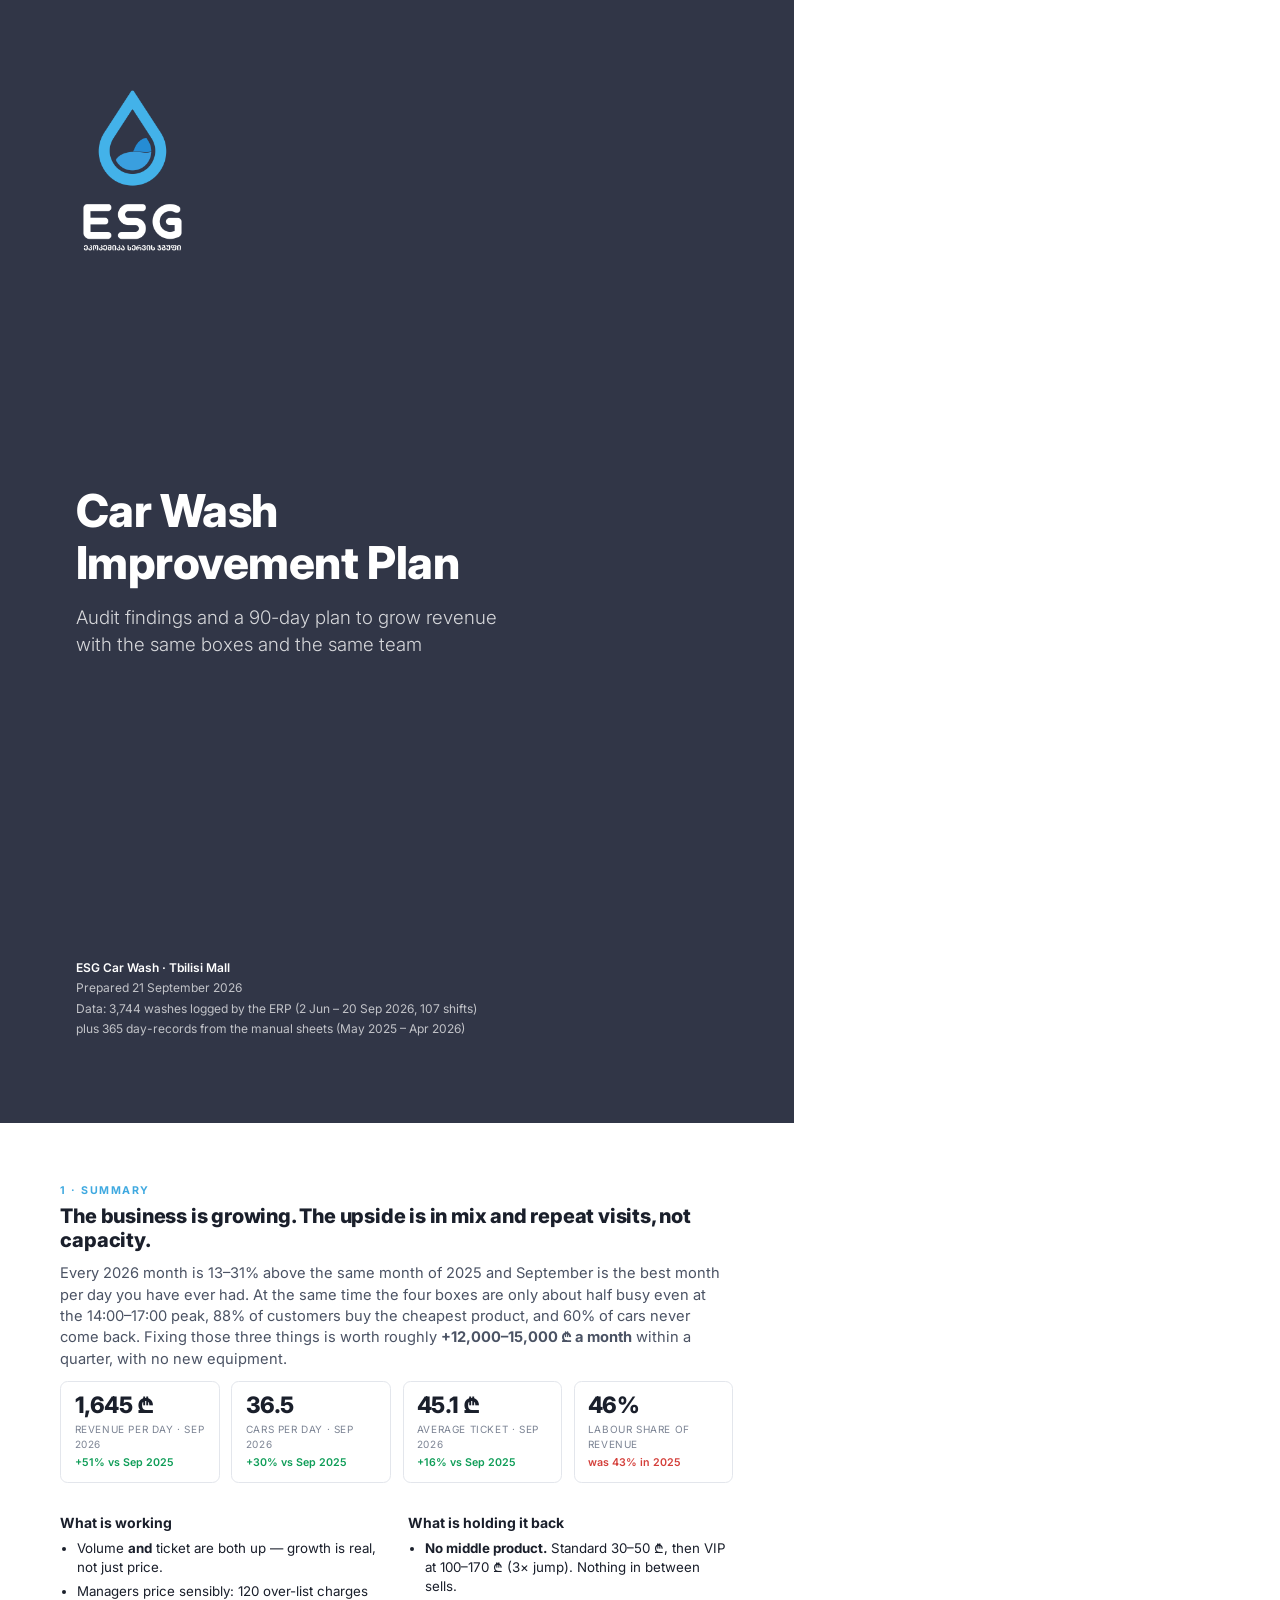
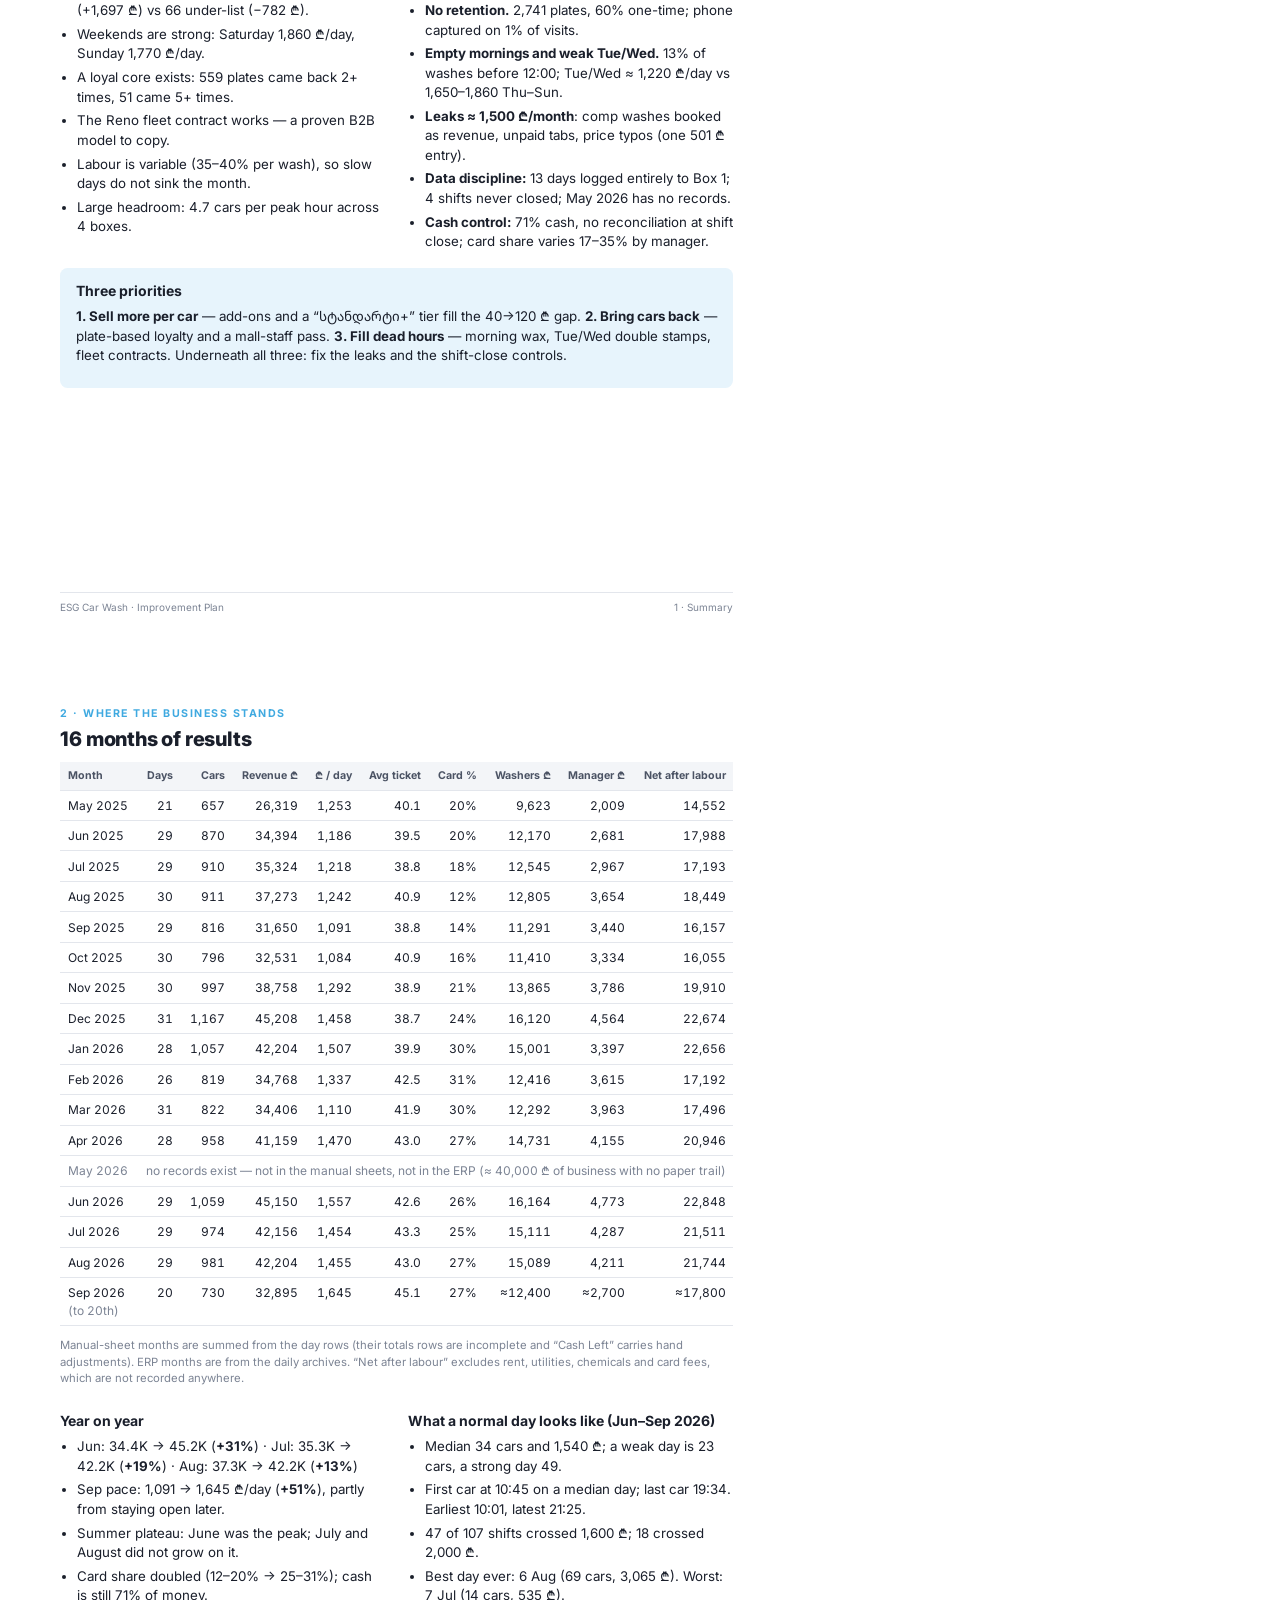
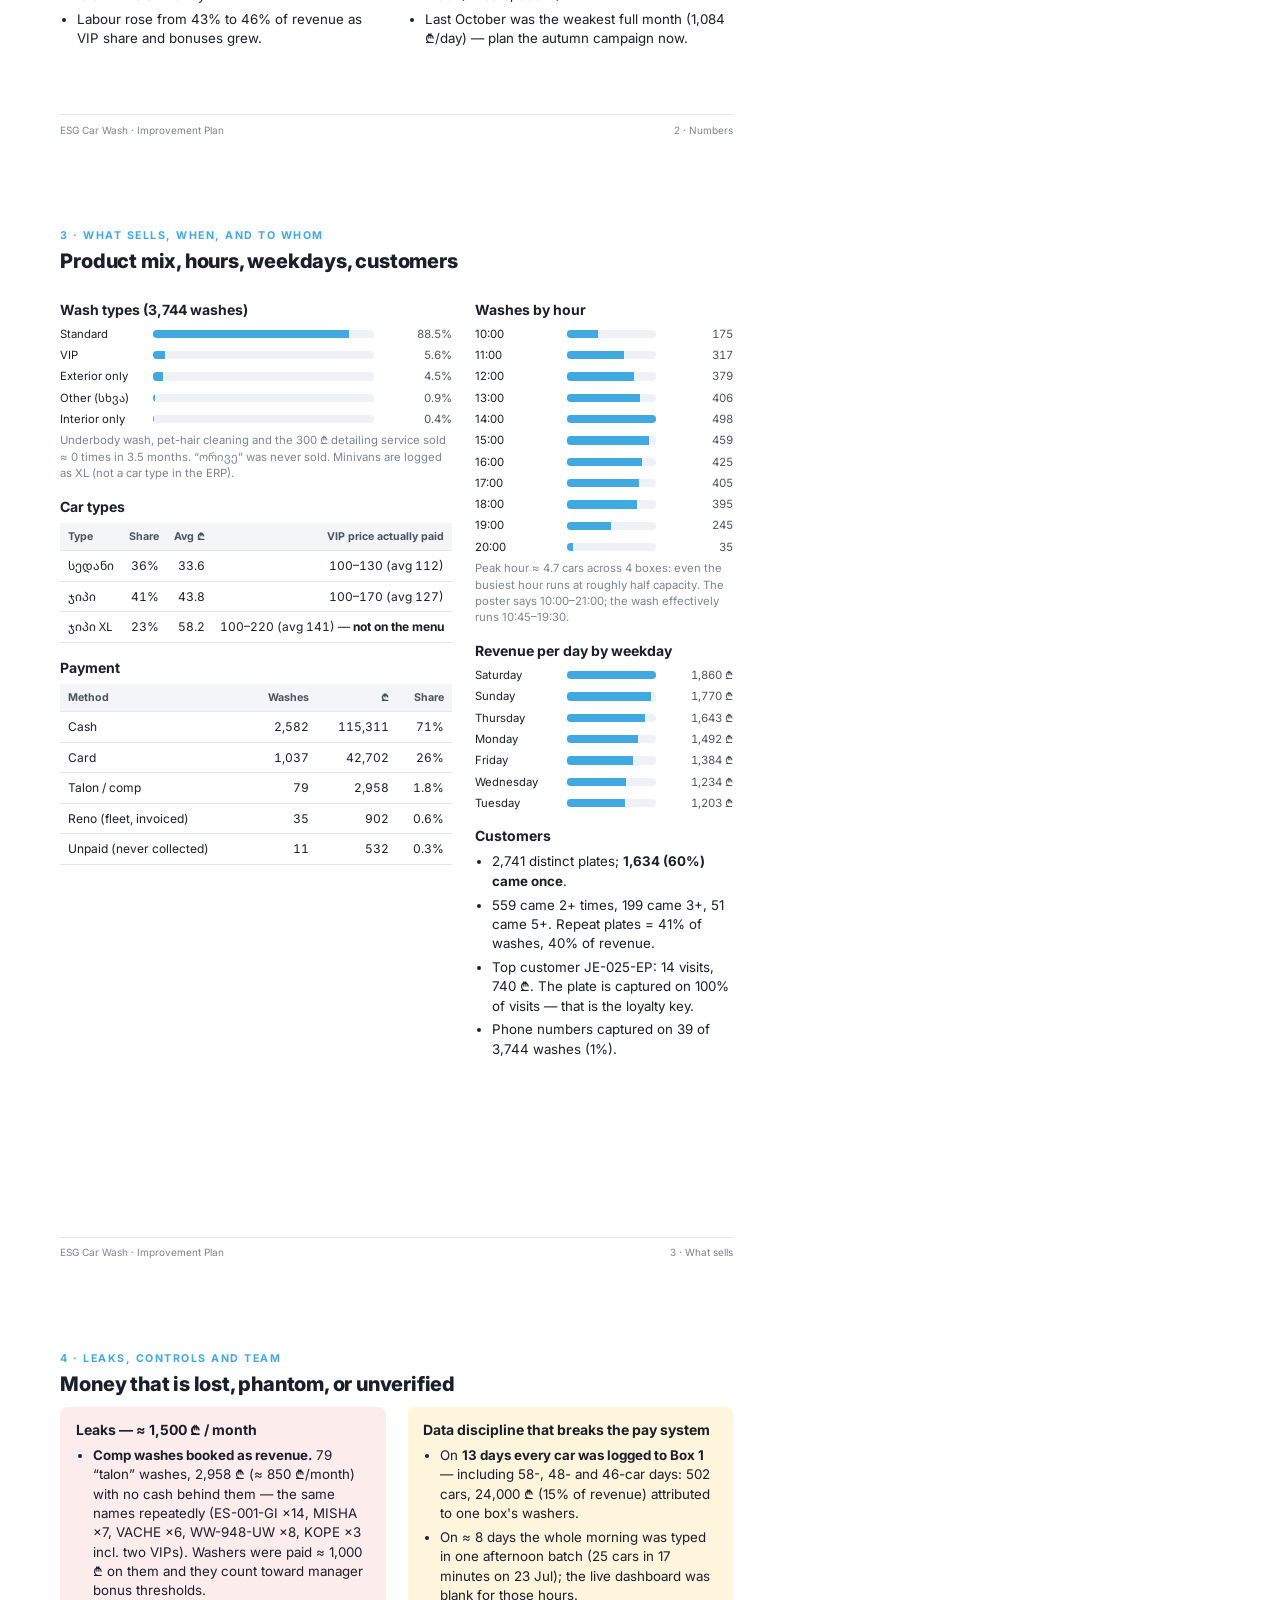
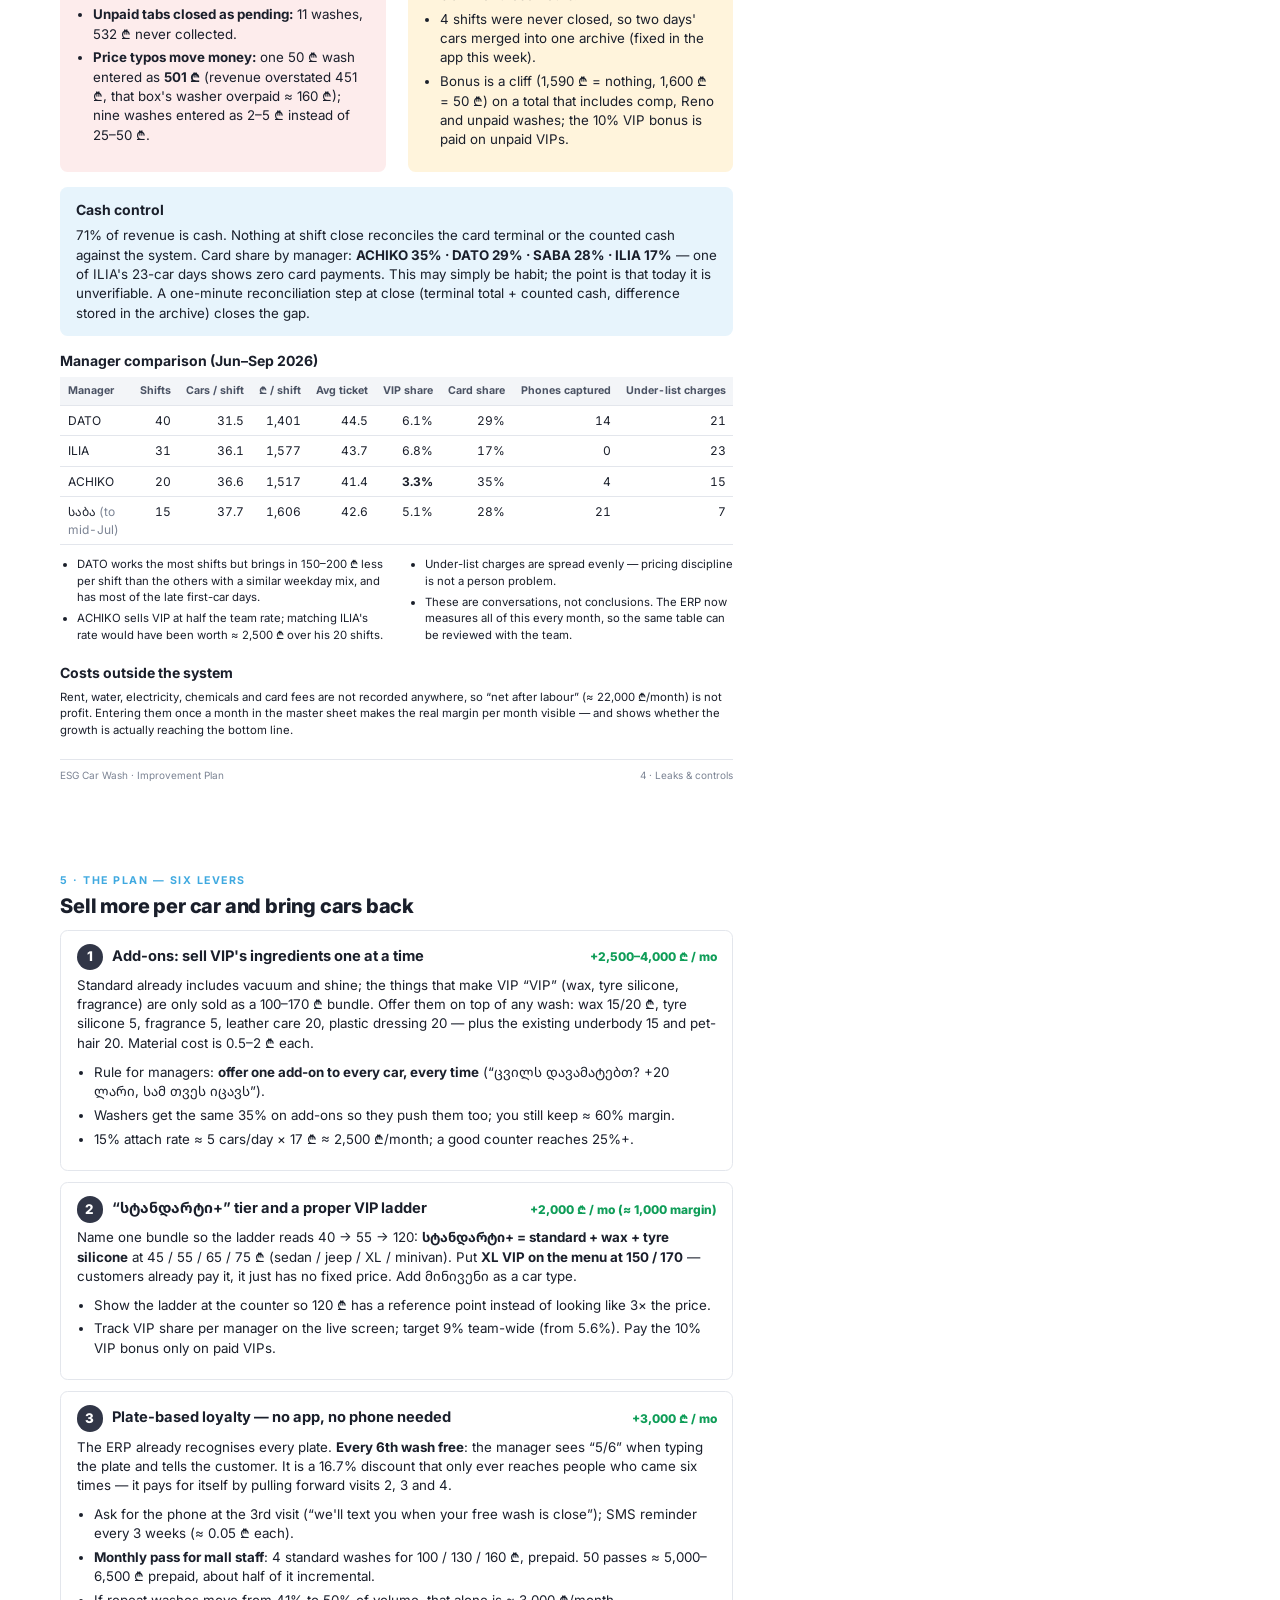
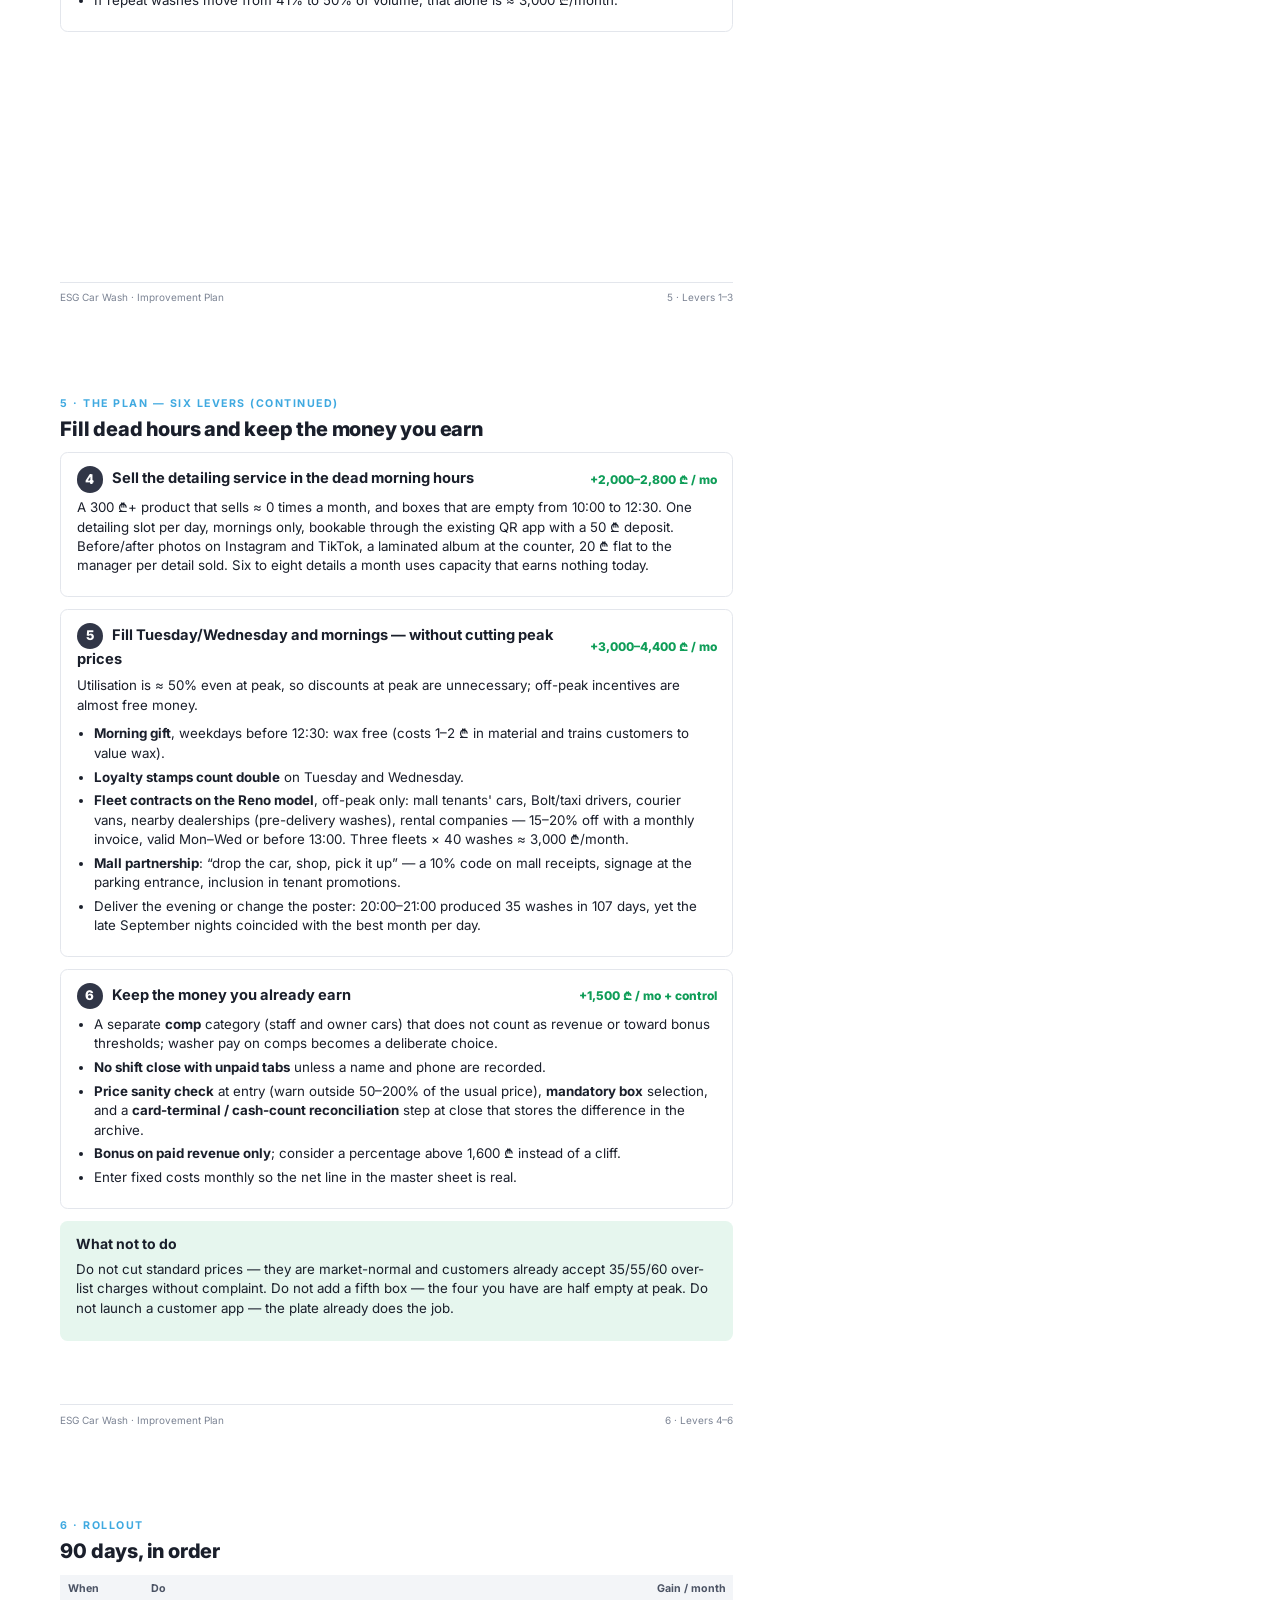
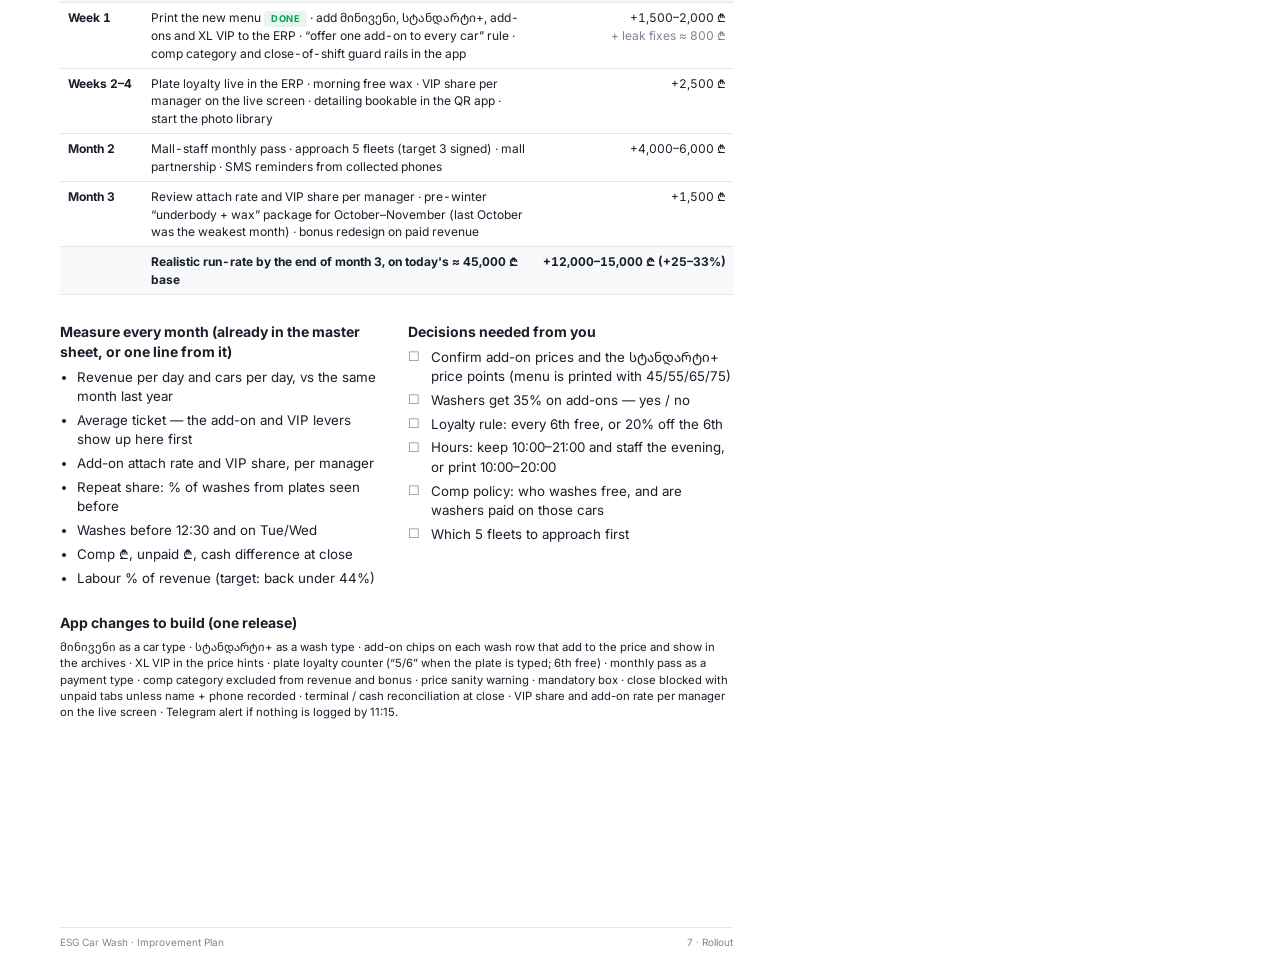
<file: plan/ESG_improvement_plan.html>
<!DOCTYPE html>
<html lang="en">
<head>
<meta charset="UTF-8">
<title>ESG Car Wash — Improvement Plan</title>
<link rel="preconnect" href="https://fonts.googleapis.com">
<link href="https://fonts.googleapis.com/css2?family=Noto+Sans+Georgian:wght@300;400;600;700;900&family=Inter:wght@300;400;600;700;800&display=swap" rel="stylesheet">
<style>
:root{--navy:#313647;--ink:#1a1f2b;--ink2:#4b5364;--ink3:#7c8494;--line:#e3e6ec;--blue:#3fa9e0;--blue2:#e7f4fc;--green:#0f9d58;--green2:#e6f6ee;--amber:#d98a00;--amber2:#fff4dc;--red:#d43f3a;--red2:#fdecec}
@page{size:A4;margin:0}
*{box-sizing:border-box;margin:0;padding:0}
html,body{background:#fff;color:var(--ink);font-family:'Inter','Noto Sans Georgian',sans-serif;font-size:10pt;line-height:1.45;-webkit-print-color-adjust:exact;print-color-adjust:exact}
.page{width:210mm;height:297mm;overflow:hidden;position:relative;page-break-after:always;background:#fff}
.page:last-child{page-break-after:auto}
.inner{position:absolute;top:16mm;left:16mm;right:16mm;bottom:16mm;overflow:hidden}
.foot{position:absolute;left:16mm;right:16mm;bottom:8mm;display:flex;justify-content:space-between;font-size:7.5pt;color:var(--ink3);border-top:1px solid var(--line);padding-top:2mm}
.ka{font-family:'Noto Sans Georgian',sans-serif}
h1{font-size:22pt;font-weight:800;line-height:1.15;letter-spacing:-.01em}
h2{font-size:15pt;font-weight:800;line-height:1.2;margin:0 0 3mm;letter-spacing:-.01em}
h3{font-size:10.5pt;font-weight:700;margin:4mm 0 1.5mm}
p{margin:0 0 2.5mm}
.lead{font-size:11pt;color:var(--ink2)}
.kicker{font-size:8pt;font-weight:700;letter-spacing:.14em;text-transform:uppercase;color:var(--blue);margin-bottom:1.5mm}
ul{margin:0 0 2.5mm 4.5mm}
li{margin-bottom:1.2mm}
b{font-weight:700}
.muted{color:var(--ink3)}
.small{font-size:8.5pt}
table{border-collapse:collapse;width:100%;font-variant-numeric:tabular-nums;margin:1.5mm 0 3mm}
th{font-size:8pt;font-weight:700;color:var(--ink2);text-align:left;padding:1.6mm 2mm;background:#f3f5f8;border-bottom:1.5px solid var(--line);white-space:nowrap}
td{padding:1.6mm 2mm;border-bottom:1px solid var(--line);vertical-align:top;font-size:9pt}
td.n,th.n{text-align:right;white-space:nowrap}
tr.total td{font-weight:700;background:#f8f9fb}
.kpis{display:grid;grid-template-columns:repeat(4,1fr);gap:3mm;margin:3mm 0 4mm}
.kpi{border:1px solid var(--line);border-radius:2mm;padding:3mm 3.5mm}
.kpi .v{font-size:17pt;font-weight:800;line-height:1.1;letter-spacing:-.02em}
.kpi .l{font-size:7.5pt;color:var(--ink3);margin-top:1mm;text-transform:uppercase;letter-spacing:.06em}
.kpi .d{font-size:8pt;margin-top:1mm;font-weight:600}
.up{color:var(--green)}.down{color:var(--red)}
.cols{display:grid;grid-template-columns:1fr 1fr;gap:6mm}
.box{border-radius:2mm;padding:3.5mm 4mm;margin:2mm 0 3mm}
.box.blue{background:var(--blue2)}.box.green{background:var(--green2)}.box.amber{background:var(--amber2)}.box.red{background:var(--red2)}
.box h3{margin-top:0}
.pill{display:inline-block;font-size:7pt;font-weight:700;padding:.4mm 1.8mm;border-radius:1mm;letter-spacing:.06em;text-transform:uppercase;vertical-align:middle}
.pill.g{background:var(--green2);color:var(--green)}.pill.a{background:var(--amber2);color:var(--amber)}.pill.r{background:var(--red2);color:var(--red)}.pill.b{background:var(--blue2);color:#1f7fb3}
.bar{height:2.2mm;background:#eef1f5;border-radius:1mm;overflow:hidden}
.bar i{display:block;height:100%;background:var(--blue)}
.barrow{display:grid;grid-template-columns:22mm 1fr 18mm;align-items:center;gap:2.5mm;font-size:8.5pt;margin-bottom:1.3mm}
.barrow .n{text-align:right;font-variant-numeric:tabular-nums;color:var(--ink2)}
.cover{background:var(--navy);color:#fff}
.cover .inner{top:0;left:0;right:0;bottom:0;padding:22mm 20mm}
.cover .logo{width:30mm;display:block}
.cover h1{font-size:34pt;margin-top:60mm;color:#fff}
.cover .sub{font-size:14pt;font-weight:300;color:rgba(255,255,255,.8);margin-top:4mm}
.cover .meta{position:absolute;left:20mm;bottom:22mm;font-size:9pt;color:rgba(255,255,255,.7);line-height:1.7}
.cover .meta b{color:#fff;font-weight:600}
.num{display:inline-flex;align-items:center;justify-content:center;width:7mm;height:7mm;border-radius:50%;background:var(--navy);color:#fff;font-weight:800;font-size:10pt;margin-right:2.5mm;vertical-align:middle}
.lever{border:1px solid var(--line);border-radius:2mm;padding:3.5mm 4mm 3mm;margin-bottom:3mm;page-break-inside:avoid}
.lever .hd{display:flex;justify-content:space-between;align-items:center;margin-bottom:1.5mm}
.lever .hd h3{margin:0;font-size:11pt}
.lever .est{font-size:9pt;font-weight:800;color:var(--green);white-space:nowrap}
.toc li{margin-bottom:2.2mm;font-size:10.5pt}
.toc span{color:var(--ink3);font-weight:400}
.check{list-style:none;margin-left:0}
.check li{padding-left:6mm;position:relative}
.check li:before{content:'☐';position:absolute;left:0;top:-.2mm;color:var(--ink3)}
</style>
</head>
<body>

<!-- ═══════════ COVER ═══════════ -->
<div class="page cover">
  <div class="inner">
    <img class="logo" src="logo-dark.png" alt="ESG">
    <h1>Car Wash<br>Improvement Plan</h1>
    <div class="sub">Audit findings and a 90-day plan to grow revenue<br>with the same boxes and the same team</div>
    <div class="meta">
      <b>ESG Car Wash · Tbilisi Mall</b><br>
      Prepared 21 September 2026<br>
      Data: 3,744 washes logged by the ERP (2 Jun – 20 Sep 2026, 107 shifts)<br>
      plus 365 day-records from the manual sheets (May 2025 – Apr 2026)
    </div>
  </div>
</div>

<!-- ═══════════ 1. SUMMARY ═══════════ -->
<div class="page">
  <div class="inner">
    <div class="kicker">1 · Summary</div>
    <h2>The business is growing. The upside is in mix and repeat visits, not capacity.</h2>
    <p class="lead">Every 2026 month is 13–31% above the same month of 2025 and September is the best month per day you have ever had. At the same time the four boxes are only about half busy even at the 14:00–17:00 peak, 88% of customers buy the cheapest product, and 60% of cars never come back. Fixing those three things is worth roughly <b>+12,000–15,000 ₾ a month</b> within a quarter, with no new equipment.</p>

    <div class="kpis">
      <div class="kpi"><div class="v">1,645 ₾</div><div class="l">Revenue per day · Sep 2026</div><div class="d up">+51% vs Sep 2025</div></div>
      <div class="kpi"><div class="v">36.5</div><div class="l">Cars per day · Sep 2026</div><div class="d up">+30% vs Sep 2025</div></div>
      <div class="kpi"><div class="v">45.1 ₾</div><div class="l">Average ticket · Sep 2026</div><div class="d up">+16% vs Sep 2025</div></div>
      <div class="kpi"><div class="v">46%</div><div class="l">Labour share of revenue</div><div class="d down">was 43% in 2025</div></div>
    </div>

    <div class="cols">
      <div>
        <h3>What is working</h3>
        <ul>
          <li>Volume <b>and</b> ticket are both up — growth is real, not just price.</li>
          <li>Managers price sensibly: 120 over-list charges (+1,697 ₾) vs 66 under-list (−782 ₾).</li>
          <li>Weekends are strong: Saturday 1,860 ₾/day, Sunday 1,770 ₾/day.</li>
          <li>A loyal core exists: 559 plates came back 2+ times, 51 came 5+ times.</li>
          <li>The Reno fleet contract works — a proven B2B model to copy.</li>
          <li>Labour is variable (35–40% per wash), so slow days do not sink the month.</li>
          <li>Large headroom: 4.7 cars per peak hour across 4 boxes.</li>
        </ul>
      </div>
      <div>
        <h3>What is holding it back</h3>
        <ul>
          <li><b>No middle product.</b> Standard 30–50 ₾, then VIP at 100–170 ₾ (3× jump). Nothing in between sells.</li>
          <li><b>No retention.</b> 2,741 plates, 60% one-time; phone captured on 1% of visits.</li>
          <li><b>Empty mornings and weak Tue/Wed.</b> 13% of washes before 12:00; Tue/Wed ≈ 1,220 ₾/day vs 1,650–1,860 Thu–Sun.</li>
          <li><b>Leaks ≈ 1,500 ₾/month</b>: comp washes booked as revenue, unpaid tabs, price typos (one 501 ₾ entry).</li>
          <li><b>Data discipline:</b> 13 days logged entirely to Box 1; 4 shifts never closed; May 2026 has no records.</li>
          <li><b>Cash control:</b> 71% cash, no reconciliation at shift close; card share varies 17–35% by manager.</li>
        </ul>
      </div>
    </div>

    <div class="box blue">
      <h3>Three priorities</h3>
      <p><b>1. Sell more per car</b> — add-ons and a “სტანდარტი+” tier fill the 40→120 ₾ gap. <b>2. Bring cars back</b> — plate-based loyalty and a mall-staff pass. <b>3. Fill dead hours</b> — morning wax, Tue/Wed double stamps, fleet contracts. Underneath all three: fix the leaks and the shift-close controls.</p>
    </div>
  </div>
  <div class="foot"><span>ESG Car Wash · Improvement Plan</span><span>1 · Summary</span></div>
</div>

<!-- ═══════════ 2. NUMBERS ═══════════ -->
<div class="page">
  <div class="inner">
    <div class="kicker">2 · Where the business stands</div>
    <h2>16 months of results</h2>

    <table>
      <thead><tr><th>Month</th><th class="n">Days</th><th class="n">Cars</th><th class="n">Revenue ₾</th><th class="n">₾ / day</th><th class="n">Avg ticket</th><th class="n">Card %</th><th class="n">Washers ₾</th><th class="n">Manager ₾</th><th class="n">Net after labour</th></tr></thead>
      <tbody>
        <tr><td>May 2025</td><td class="n">21</td><td class="n">657</td><td class="n">26,319</td><td class="n">1,253</td><td class="n">40.1</td><td class="n">20%</td><td class="n">9,623</td><td class="n">2,009</td><td class="n">14,552</td></tr>
        <tr><td>Jun 2025</td><td class="n">29</td><td class="n">870</td><td class="n">34,394</td><td class="n">1,186</td><td class="n">39.5</td><td class="n">20%</td><td class="n">12,170</td><td class="n">2,681</td><td class="n">17,988</td></tr>
        <tr><td>Jul 2025</td><td class="n">29</td><td class="n">910</td><td class="n">35,324</td><td class="n">1,218</td><td class="n">38.8</td><td class="n">18%</td><td class="n">12,545</td><td class="n">2,967</td><td class="n">17,193</td></tr>
        <tr><td>Aug 2025</td><td class="n">30</td><td class="n">911</td><td class="n">37,273</td><td class="n">1,242</td><td class="n">40.9</td><td class="n">12%</td><td class="n">12,805</td><td class="n">3,654</td><td class="n">18,449</td></tr>
        <tr><td>Sep 2025</td><td class="n">29</td><td class="n">816</td><td class="n">31,650</td><td class="n">1,091</td><td class="n">38.8</td><td class="n">14%</td><td class="n">11,291</td><td class="n">3,440</td><td class="n">16,157</td></tr>
        <tr><td>Oct 2025</td><td class="n">30</td><td class="n">796</td><td class="n">32,531</td><td class="n">1,084</td><td class="n">40.9</td><td class="n">16%</td><td class="n">11,410</td><td class="n">3,334</td><td class="n">16,055</td></tr>
        <tr><td>Nov 2025</td><td class="n">30</td><td class="n">997</td><td class="n">38,758</td><td class="n">1,292</td><td class="n">38.9</td><td class="n">21%</td><td class="n">13,865</td><td class="n">3,786</td><td class="n">19,910</td></tr>
        <tr><td>Dec 2025</td><td class="n">31</td><td class="n">1,167</td><td class="n">45,208</td><td class="n">1,458</td><td class="n">38.7</td><td class="n">24%</td><td class="n">16,120</td><td class="n">4,564</td><td class="n">22,674</td></tr>
        <tr><td>Jan 2026</td><td class="n">28</td><td class="n">1,057</td><td class="n">42,204</td><td class="n">1,507</td><td class="n">39.9</td><td class="n">30%</td><td class="n">15,001</td><td class="n">3,397</td><td class="n">22,656</td></tr>
        <tr><td>Feb 2026</td><td class="n">26</td><td class="n">819</td><td class="n">34,768</td><td class="n">1,337</td><td class="n">42.5</td><td class="n">31%</td><td class="n">12,416</td><td class="n">3,615</td><td class="n">17,192</td></tr>
        <tr><td>Mar 2026</td><td class="n">31</td><td class="n">822</td><td class="n">34,406</td><td class="n">1,110</td><td class="n">41.9</td><td class="n">30%</td><td class="n">12,292</td><td class="n">3,963</td><td class="n">17,496</td></tr>
        <tr><td>Apr 2026</td><td class="n">28</td><td class="n">958</td><td class="n">41,159</td><td class="n">1,470</td><td class="n">43.0</td><td class="n">27%</td><td class="n">14,731</td><td class="n">4,155</td><td class="n">20,946</td></tr>
        <tr><td class="muted">May 2026</td><td class="n muted" colspan="9">no records exist — not in the manual sheets, not in the ERP (≈ 40,000 ₾ of business with no paper trail)</td></tr>
        <tr><td>Jun 2026</td><td class="n">29</td><td class="n">1,059</td><td class="n">45,150</td><td class="n">1,557</td><td class="n">42.6</td><td class="n">26%</td><td class="n">16,164</td><td class="n">4,773</td><td class="n">22,848</td></tr>
        <tr><td>Jul 2026</td><td class="n">29</td><td class="n">974</td><td class="n">42,156</td><td class="n">1,454</td><td class="n">43.3</td><td class="n">25%</td><td class="n">15,111</td><td class="n">4,287</td><td class="n">21,511</td></tr>
        <tr><td>Aug 2026</td><td class="n">29</td><td class="n">981</td><td class="n">42,204</td><td class="n">1,455</td><td class="n">43.0</td><td class="n">27%</td><td class="n">15,089</td><td class="n">4,211</td><td class="n">21,744</td></tr>
        <tr><td>Sep 2026 <span class="muted">(to 20th)</span></td><td class="n">20</td><td class="n">730</td><td class="n">32,895</td><td class="n">1,645</td><td class="n">45.1</td><td class="n">27%</td><td class="n">≈12,400</td><td class="n">≈2,700</td><td class="n">≈17,800</td></tr>
      </tbody>
    </table>
    <p class="small muted">Manual-sheet months are summed from the day rows (their totals rows are incomplete and “Cash Left” carries hand adjustments). ERP months are from the daily archives. “Net after labour” excludes rent, utilities, chemicals and card fees, which are not recorded anywhere.</p>

    <div class="cols">
      <div>
        <h3>Year on year</h3>
        <ul>
          <li>Jun: 34.4K → 45.2K (<b>+31%</b>) · Jul: 35.3K → 42.2K (<b>+19%</b>) · Aug: 37.3K → 42.2K (<b>+13%</b>)</li>
          <li>Sep pace: 1,091 → 1,645 ₾/day (<b>+51%</b>), partly from staying open later.</li>
          <li>Summer plateau: June was the peak; July and August did not grow on it.</li>
          <li>Card share doubled (12–20% → 25–31%); cash is still 71% of money.</li>
          <li>Labour rose from 43% to 46% of revenue as VIP share and bonuses grew.</li>
        </ul>
      </div>
      <div>
        <h3>What a normal day looks like (Jun–Sep 2026)</h3>
        <ul>
          <li>Median 34 cars and 1,540 ₾; a weak day is 23 cars, a strong day 49.</li>
          <li>First car at 10:45 on a median day; last car 19:34. Earliest 10:01, latest 21:25.</li>
          <li>47 of 107 shifts crossed 1,600 ₾; 18 crossed 2,000 ₾.</li>
          <li>Best day ever: 6 Aug (69 cars, 3,065 ₾). Worst: 7 Jul (14 cars, 535 ₾).</li>
          <li>Last October was the weakest full month (1,084 ₾/day) — plan the autumn campaign now.</li>
        </ul>
      </div>
    </div>
  </div>
  <div class="foot"><span>ESG Car Wash · Improvement Plan</span><span>2 · Numbers</span></div>
</div>

<!-- ═══════════ 3. WHAT SELLS ═══════════ -->
<div class="page">
  <div class="inner">
    <div class="kicker">3 · What sells, when, and to whom</div>
    <h2>Product mix, hours, weekdays, customers</h2>

    <div class="cols">
      <div>
        <h3>Wash types (3,744 washes)</h3>
        <div class="barrow"><span>Standard</span><div class="bar"><i style="width:88.5%"></i></div><span class="n">88.5%</span></div>
        <div class="barrow"><span>VIP</span><div class="bar"><i style="width:5.6%"></i></div><span class="n">5.6%</span></div>
        <div class="barrow"><span>Exterior only</span><div class="bar"><i style="width:4.5%"></i></div><span class="n">4.5%</span></div>
        <div class="barrow"><span>Other (სხვა)</span><div class="bar"><i style="width:0.9%"></i></div><span class="n">0.9%</span></div>
        <div class="barrow"><span>Interior only</span><div class="bar"><i style="width:0.4%"></i></div><span class="n">0.4%</span></div>
        <p class="small muted">Underbody wash, pet-hair cleaning and the 300 ₾ detailing service sold ≈ 0 times in 3.5 months. “ორივე” was never sold. Minivans are logged as XL (not a car type in the ERP).</p>

        <h3>Car types</h3>
        <table>
          <thead><tr><th>Type</th><th class="n">Share</th><th class="n">Avg ₾</th><th class="n">VIP price actually paid</th></tr></thead>
          <tbody>
            <tr><td class="ka">სედანი</td><td class="n">36%</td><td class="n">33.6</td><td class="n">100–130 (avg 112)</td></tr>
            <tr><td class="ka">ჯიპი</td><td class="n">41%</td><td class="n">43.8</td><td class="n">100–170 (avg 127)</td></tr>
            <tr><td class="ka">ჯიპი XL</td><td class="n">23%</td><td class="n">58.2</td><td class="n">100–220 (avg 141) — <b>not on the menu</b></td></tr>
          </tbody>
        </table>

        <h3>Payment</h3>
        <table>
          <thead><tr><th>Method</th><th class="n">Washes</th><th class="n">₾</th><th class="n">Share</th></tr></thead>
          <tbody>
            <tr><td>Cash</td><td class="n">2,582</td><td class="n">115,311</td><td class="n">71%</td></tr>
            <tr><td>Card</td><td class="n">1,037</td><td class="n">42,702</td><td class="n">26%</td></tr>
            <tr><td>Talon / comp</td><td class="n">79</td><td class="n">2,958</td><td class="n">1.8%</td></tr>
            <tr><td>Reno (fleet, invoiced)</td><td class="n">35</td><td class="n">902</td><td class="n">0.6%</td></tr>
            <tr><td>Unpaid (never collected)</td><td class="n">11</td><td class="n">532</td><td class="n">0.3%</td></tr>
          </tbody>
        </table>
      </div>
      <div>
        <h3>Washes by hour</h3>
        <div class="barrow"><span>10:00</span><div class="bar"><i style="width:35%"></i></div><span class="n">175</span></div>
        <div class="barrow"><span>11:00</span><div class="bar"><i style="width:64%"></i></div><span class="n">317</span></div>
        <div class="barrow"><span>12:00</span><div class="bar"><i style="width:76%"></i></div><span class="n">379</span></div>
        <div class="barrow"><span>13:00</span><div class="bar"><i style="width:82%"></i></div><span class="n">406</span></div>
        <div class="barrow"><span>14:00</span><div class="bar"><i style="width:100%"></i></div><span class="n">498</span></div>
        <div class="barrow"><span>15:00</span><div class="bar"><i style="width:92%"></i></div><span class="n">459</span></div>
        <div class="barrow"><span>16:00</span><div class="bar"><i style="width:85%"></i></div><span class="n">425</span></div>
        <div class="barrow"><span>17:00</span><div class="bar"><i style="width:81%"></i></div><span class="n">405</span></div>
        <div class="barrow"><span>18:00</span><div class="bar"><i style="width:79%"></i></div><span class="n">395</span></div>
        <div class="barrow"><span>19:00</span><div class="bar"><i style="width:49%"></i></div><span class="n">245</span></div>
        <div class="barrow"><span>20:00</span><div class="bar"><i style="width:7%"></i></div><span class="n">35</span></div>
        <p class="small muted">Peak hour ≈ 4.7 cars across 4 boxes: even the busiest hour runs at roughly half capacity. The poster says 10:00–21:00; the wash effectively runs 10:45–19:30.</p>

        <h3>Revenue per day by weekday</h3>
        <div class="barrow"><span>Saturday</span><div class="bar"><i style="width:100%"></i></div><span class="n">1,860 ₾</span></div>
        <div class="barrow"><span>Sunday</span><div class="bar"><i style="width:95%"></i></div><span class="n">1,770 ₾</span></div>
        <div class="barrow"><span>Thursday</span><div class="bar"><i style="width:88%"></i></div><span class="n">1,643 ₾</span></div>
        <div class="barrow"><span>Monday</span><div class="bar"><i style="width:80%"></i></div><span class="n">1,492 ₾</span></div>
        <div class="barrow"><span>Friday</span><div class="bar"><i style="width:74%"></i></div><span class="n">1,384 ₾</span></div>
        <div class="barrow"><span>Wednesday</span><div class="bar"><i style="width:66%"></i></div><span class="n">1,234 ₾</span></div>
        <div class="barrow"><span>Tuesday</span><div class="bar"><i style="width:65%"></i></div><span class="n">1,203 ₾</span></div>

        <h3>Customers</h3>
        <ul>
          <li>2,741 distinct plates; <b>1,634 (60%) came once</b>.</li>
          <li>559 came 2+ times, 199 came 3+, 51 came 5+. Repeat plates = 41% of washes, 40% of revenue.</li>
          <li>Top customer JE-025-EP: 14 visits, 740 ₾. The plate is captured on 100% of visits — that is the loyalty key.</li>
          <li>Phone numbers captured on 39 of 3,744 washes (1%).</li>
        </ul>
      </div>
    </div>
  </div>
  <div class="foot"><span>ESG Car Wash · Improvement Plan</span><span>3 · What sells</span></div>
</div>

<!-- ═══════════ 4. LEAKS & CONTROLS ═══════════ -->
<div class="page">
  <div class="inner">
    <div class="kicker">4 · Leaks, controls and team</div>
    <h2>Money that is lost, phantom, or unverified</h2>

    <div class="cols">
      <div class="box red" style="margin:0">
        <h3>Leaks — ≈ 1,500 ₾ / month</h3>
        <ul>
          <li><b>Comp washes booked as revenue.</b> 79 “talon” washes, 2,958 ₾ (≈ 850 ₾/month) with no cash behind them — the same names repeatedly (ES-001-GI ×14, MISHA ×7, VACHE ×6, WW-948-UW ×8, KOPE ×3 incl. two VIPs). Washers were paid ≈ 1,000 ₾ on them and they count toward manager bonus thresholds.</li>
          <li><b>Unpaid tabs closed as pending:</b> 11 washes, 532 ₾ never collected.</li>
          <li><b>Price typos move money:</b> one 50 ₾ wash entered as <b>501 ₾</b> (revenue overstated 451 ₾, that box's washer overpaid ≈ 160 ₾); nine washes entered as 2–5 ₾ instead of 25–50 ₾.</li>
        </ul>
      </div>
      <div class="box amber" style="margin:0">
        <h3>Data discipline that breaks the pay system</h3>
        <ul>
          <li>On <b>13 days every car was logged to Box 1</b> — including 58-, 48- and 46-car days: 502 cars, 24,000 ₾ (15% of revenue) attributed to one box's washers.</li>
          <li>On ≈ 8 days the whole morning was typed in one afternoon batch (25 cars in 17 minutes on 23 Jul); the live dashboard was blank for those hours.</li>
          <li>4 shifts were never closed, so two days' cars merged into one archive (fixed in the app this week).</li>
          <li>Bonus is a cliff (1,590 ₾ = nothing, 1,600 ₾ = 50 ₾) on a total that includes comp, Reno and unpaid washes; the 10% VIP bonus is paid on unpaid VIPs.</li>
        </ul>
      </div>
    </div>

    <div class="box blue" style="margin-top:4mm">
      <h3>Cash control</h3>
      <p style="margin:0">71% of revenue is cash. Nothing at shift close reconciles the card terminal or the counted cash against the system. Card share by manager: <b>ACHIKO 35% · DATO 29% · SABA 28% · ILIA 17%</b> — one of ILIA's 23-car days shows zero card payments. This may simply be habit; the point is that today it is unverifiable. A one-minute reconciliation step at close (terminal total + counted cash, difference stored in the archive) closes the gap.</p>
    </div>

    <h3>Manager comparison (Jun–Sep 2026)</h3>
    <table>
      <thead><tr><th>Manager</th><th class="n">Shifts</th><th class="n">Cars / shift</th><th class="n">₾ / shift</th><th class="n">Avg ticket</th><th class="n">VIP share</th><th class="n">Card share</th><th class="n">Phones captured</th><th class="n">Under-list charges</th></tr></thead>
      <tbody>
        <tr><td>DATO</td><td class="n">40</td><td class="n">31.5</td><td class="n">1,401</td><td class="n">44.5</td><td class="n">6.1%</td><td class="n">29%</td><td class="n">14</td><td class="n">21</td></tr>
        <tr><td>ILIA</td><td class="n">31</td><td class="n">36.1</td><td class="n">1,577</td><td class="n">43.7</td><td class="n">6.8%</td><td class="n">17%</td><td class="n">0</td><td class="n">23</td></tr>
        <tr><td>ACHIKO</td><td class="n">20</td><td class="n">36.6</td><td class="n">1,517</td><td class="n">41.4</td><td class="n"><b>3.3%</b></td><td class="n">35%</td><td class="n">4</td><td class="n">15</td></tr>
        <tr><td><span class="ka">საბა</span> <span class="muted">(to mid-Jul)</span></td><td class="n">15</td><td class="n">37.7</td><td class="n">1,606</td><td class="n">42.6</td><td class="n">5.1%</td><td class="n">28%</td><td class="n">21</td><td class="n">7</td></tr>
      </tbody>
    </table>
    <div class="cols">
      <ul class="small" style="margin-bottom:0">
        <li>DATO works the most shifts but brings in 150–200 ₾ less per shift than the others with a similar weekday mix, and has most of the late first-car days.</li>
        <li>ACHIKO sells VIP at half the team rate; matching ILIA's rate would have been worth ≈ 2,500 ₾ over his 20 shifts.</li>
      </ul>
      <ul class="small" style="margin-bottom:0">
        <li>Under-list charges are spread evenly — pricing discipline is not a person problem.</li>
        <li>These are conversations, not conclusions. The ERP now measures all of this every month, so the same table can be reviewed with the team.</li>
      </ul>
    </div>

    <h3>Costs outside the system</h3>
    <p class="small" style="margin:0">Rent, water, electricity, chemicals and card fees are not recorded anywhere, so “net after labour” (≈ 22,000 ₾/month) is not profit. Entering them once a month in the master sheet makes the real margin per month visible — and shows whether the growth is actually reaching the bottom line.</p>
  </div>
  <div class="foot"><span>ESG Car Wash · Improvement Plan</span><span>4 · Leaks & controls</span></div>
</div>

<!-- ═══════════ 5. LEVERS A ═══════════ -->
<div class="page">
  <div class="inner">
    <div class="kicker">5 · The plan — six levers</div>
    <h2>Sell more per car and bring cars back</h2>

    <div class="lever">
      <div class="hd"><h3><span class="num">1</span>Add-ons: sell VIP's ingredients one at a time</h3><span class="est">+2,500–4,000 ₾ / mo</span></div>
      <p>Standard already includes vacuum and shine; the things that make VIP “VIP” (wax, tyre silicone, fragrance) are only sold as a 100–170 ₾ bundle. Offer them on top of any wash: wax 15/20 ₾, tyre silicone 5, fragrance 5, leather care 20, plastic dressing 20 — plus the existing underbody 15 and pet-hair 20. Material cost is 0.5–2 ₾ each.</p>
      <ul>
        <li>Rule for managers: <b>offer one add-on to every car, every time</b> (“ცვილს დავამატებთ? +20 ლარი, სამ თვეს იცავს”).</li>
        <li>Washers get the same 35% on add-ons so they push them too; you still keep ≈ 60% margin.</li>
        <li>15% attach rate ≈ 5 cars/day × 17 ₾ ≈ 2,500 ₾/month; a good counter reaches 25%+.</li>
      </ul>
    </div>

    <div class="lever">
      <div class="hd"><h3><span class="num">2</span>“სტანდარტი+” tier and a proper VIP ladder</h3><span class="est">+2,000 ₾ / mo (≈ 1,000 margin)</span></div>
      <p>Name one bundle so the ladder reads 40 → 55 → 120: <b>სტანდარტი+ = standard + wax + tyre silicone</b> at 45 / 55 / 65 / 75 ₾ (sedan / jeep / XL / minivan). Put <b>XL VIP on the menu at 150 / 170</b> — customers already pay it, it just has no fixed price. Add მინივენი as a car type.</p>
      <ul>
        <li>Show the ladder at the counter so 120 ₾ has a reference point instead of looking like 3× the price.</li>
        <li>Track VIP share per manager on the live screen; target 9% team-wide (from 5.6%). Pay the 10% VIP bonus only on paid VIPs.</li>
      </ul>
    </div>

    <div class="lever">
      <div class="hd"><h3><span class="num">3</span>Plate-based loyalty — no app, no phone needed</h3><span class="est">+3,000 ₾ / mo</span></div>
      <p>The ERP already recognises every plate. <b>Every 6th wash free</b>: the manager sees “5/6” when typing the plate and tells the customer. It is a 16.7% discount that only ever reaches people who came six times — it pays for itself by pulling forward visits 2, 3 and 4.</p>
      <ul>
        <li>Ask for the phone at the 3rd visit (“we'll text you when your free wash is close”); SMS reminder every 3 weeks (≈ 0.05 ₾ each).</li>
        <li><b>Monthly pass for mall staff</b>: 4 standard washes for 100 / 130 / 160 ₾, prepaid. 50 passes ≈ 5,000–6,500 ₾ prepaid, about half of it incremental.</li>
        <li>If repeat washes move from 41% to 50% of volume, that alone is ≈ 3,000 ₾/month.</li>
      </ul>
    </div>
  </div>
  <div class="foot"><span>ESG Car Wash · Improvement Plan</span><span>5 · Levers 1–3</span></div>
</div>

<!-- ═══════════ 6. LEVERS B ═══════════ -->
<div class="page">
  <div class="inner">
    <div class="kicker">5 · The plan — six levers (continued)</div>
    <h2>Fill dead hours and keep the money you earn</h2>

    <div class="lever">
      <div class="hd"><h3><span class="num">4</span>Sell the detailing service in the dead morning hours</h3><span class="est">+2,000–2,800 ₾ / mo</span></div>
      <p>A 300 ₾+ product that sells ≈ 0 times a month, and boxes that are empty from 10:00 to 12:30. One detailing slot per day, mornings only, bookable through the existing QR app with a 50 ₾ deposit. Before/after photos on Instagram and TikTok, a laminated album at the counter, 20 ₾ flat to the manager per detail sold. Six to eight details a month uses capacity that earns nothing today.</p>
    </div>

    <div class="lever">
      <div class="hd"><h3><span class="num">5</span>Fill Tuesday/Wednesday and mornings — without cutting peak prices</h3><span class="est">+3,000–4,400 ₾ / mo</span></div>
      <p>Utilisation is ≈ 50% even at peak, so discounts at peak are unnecessary; off-peak incentives are almost free money.</p>
      <ul>
        <li><b>Morning gift</b>, weekdays before 12:30: wax free (costs 1–2 ₾ in material and trains customers to value wax).</li>
        <li><b>Loyalty stamps count double</b> on Tuesday and Wednesday.</li>
        <li><b>Fleet contracts on the Reno model</b>, off-peak only: mall tenants' cars, Bolt/taxi drivers, courier vans, nearby dealerships (pre-delivery washes), rental companies — 15–20% off with a monthly invoice, valid Mon–Wed or before 13:00. Three fleets × 40 washes ≈ 3,000 ₾/month.</li>
        <li><b>Mall partnership</b>: “drop the car, shop, pick it up” — a 10% code on mall receipts, signage at the parking entrance, inclusion in tenant promotions.</li>
        <li>Deliver the evening or change the poster: 20:00–21:00 produced 35 washes in 107 days, yet the late September nights coincided with the best month per day.</li>
      </ul>
    </div>

    <div class="lever">
      <div class="hd"><h3><span class="num">6</span>Keep the money you already earn</h3><span class="est">+1,500 ₾ / mo + control</span></div>
      <ul>
        <li>A separate <b>comp</b> category (staff and owner cars) that does not count as revenue or toward bonus thresholds; washer pay on comps becomes a deliberate choice.</li>
        <li><b>No shift close with unpaid tabs</b> unless a name and phone are recorded.</li>
        <li><b>Price sanity check</b> at entry (warn outside 50–200% of the usual price), <b>mandatory box</b> selection, and a <b>card-terminal / cash-count reconciliation</b> step at close that stores the difference in the archive.</li>
        <li><b>Bonus on paid revenue only</b>; consider a percentage above 1,600 ₾ instead of a cliff.</li>
        <li>Enter fixed costs monthly so the net line in the master sheet is real.</li>
      </ul>
    </div>

    <div class="box green">
      <h3>What not to do</h3>
      <p>Do not cut standard prices — they are market-normal and customers already accept 35/55/60 over-list charges without complaint. Do not add a fifth box — the four you have are half empty at peak. Do not launch a customer app — the plate already does the job.</p>
    </div>
  </div>
  <div class="foot"><span>ESG Car Wash · Improvement Plan</span><span>6 · Levers 4–6</span></div>
</div>

<!-- ═══════════ 7. ROLLOUT ═══════════ -->
<div class="page">
  <div class="inner">
    <div class="kicker">6 · Rollout</div>
    <h2>90 days, in order</h2>

    <table>
      <thead><tr><th style="width:22mm">When</th><th>Do</th><th class="n" style="width:34mm">Gain / month</th></tr></thead>
      <tbody>
        <tr><td><b>Week 1</b></td><td>Print the new menu <span class="pill g">done</span> · add მინივენი, სტანდარტი+, add-ons and XL VIP to the ERP · “offer one add-on to every car” rule · comp category and close-of-shift guard rails in the app</td><td class="n">+1,500–2,000 ₾<br><span class="muted">+ leak fixes ≈ 800 ₾</span></td></tr>
        <tr><td><b>Weeks 2–4</b></td><td>Plate loyalty live in the ERP · morning free wax · VIP share per manager on the live screen · detailing bookable in the QR app · start the photo library</td><td class="n">+2,500 ₾</td></tr>
        <tr><td><b>Month 2</b></td><td>Mall-staff monthly pass · approach 5 fleets (target 3 signed) · mall partnership · SMS reminders from collected phones</td><td class="n">+4,000–6,000 ₾</td></tr>
        <tr><td><b>Month 3</b></td><td>Review attach rate and VIP share per manager · pre-winter “underbody + wax” package for October–November (last October was the weakest month) · bonus redesign on paid revenue</td><td class="n">+1,500 ₾</td></tr>
        <tr class="total"><td></td><td>Realistic run-rate by the end of month 3, on today's ≈ 45,000 ₾ base</td><td class="n">+12,000–15,000 ₾ (+25–33%)</td></tr>
      </tbody>
    </table>

    <div class="cols">
      <div>
        <h3>Measure every month (already in the master sheet, or one line from it)</h3>
        <ul>
          <li>Revenue per day and cars per day, vs the same month last year</li>
          <li>Average ticket — the add-on and VIP levers show up here first</li>
          <li>Add-on attach rate and VIP share, per manager</li>
          <li>Repeat share: % of washes from plates seen before</li>
          <li>Washes before 12:30 and on Tue/Wed</li>
          <li>Comp ₾, unpaid ₾, cash difference at close</li>
          <li>Labour % of revenue (target: back under 44%)</li>
        </ul>
      </div>
      <div>
        <h3>Decisions needed from you</h3>
        <ul class="check">
          <li>Confirm add-on prices and the სტანდარტი+ price points (menu is printed with 45/55/65/75)</li>
          <li>Washers get 35% on add-ons — yes / no</li>
          <li>Loyalty rule: every 6th free, or 20% off the 6th</li>
          <li>Hours: keep 10:00–21:00 and staff the evening, or print 10:00–20:00</li>
          <li>Comp policy: who washes free, and are washers paid on those cars</li>
          <li>Which 5 fleets to approach first</li>
        </ul>
      </div>
    </div>

    <h3>App changes to build (one release)</h3>
    <p class="small">მინივენი as a car type · სტანდარტი+ as a wash type · add-on chips on each wash row that add to the price and show in the archives · XL VIP in the price hints · plate loyalty counter (“5/6” when the plate is typed; 6th free) · monthly pass as a payment type · comp category excluded from revenue and bonus · price sanity warning · mandatory box · close blocked with unpaid tabs unless name + phone recorded · terminal / cash reconciliation at close · VIP share and add-on rate per manager on the live screen · Telegram alert if nothing is logged by 11:15.</p>
  </div>
  <div class="foot"><span>ESG Car Wash · Improvement Plan</span><span>7 · Rollout</span></div>
</div>

</body>
</html>
</file>
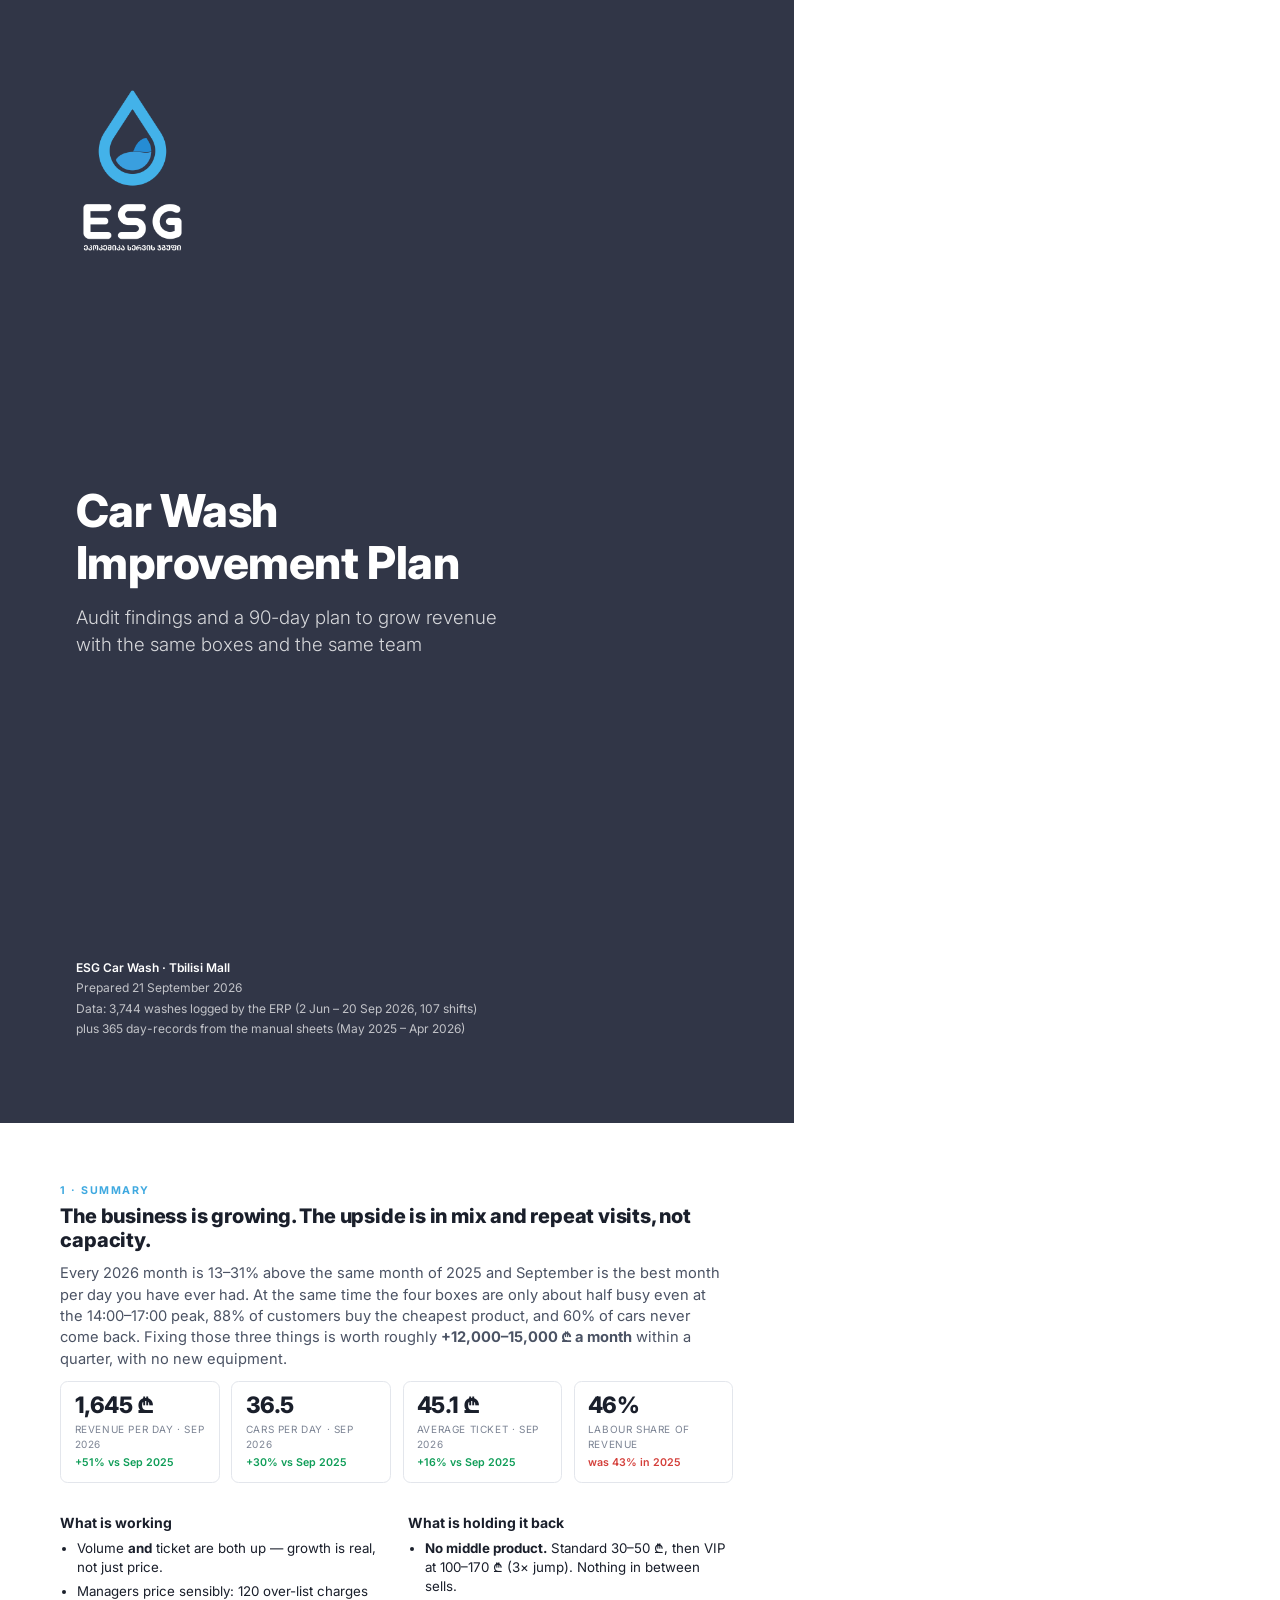
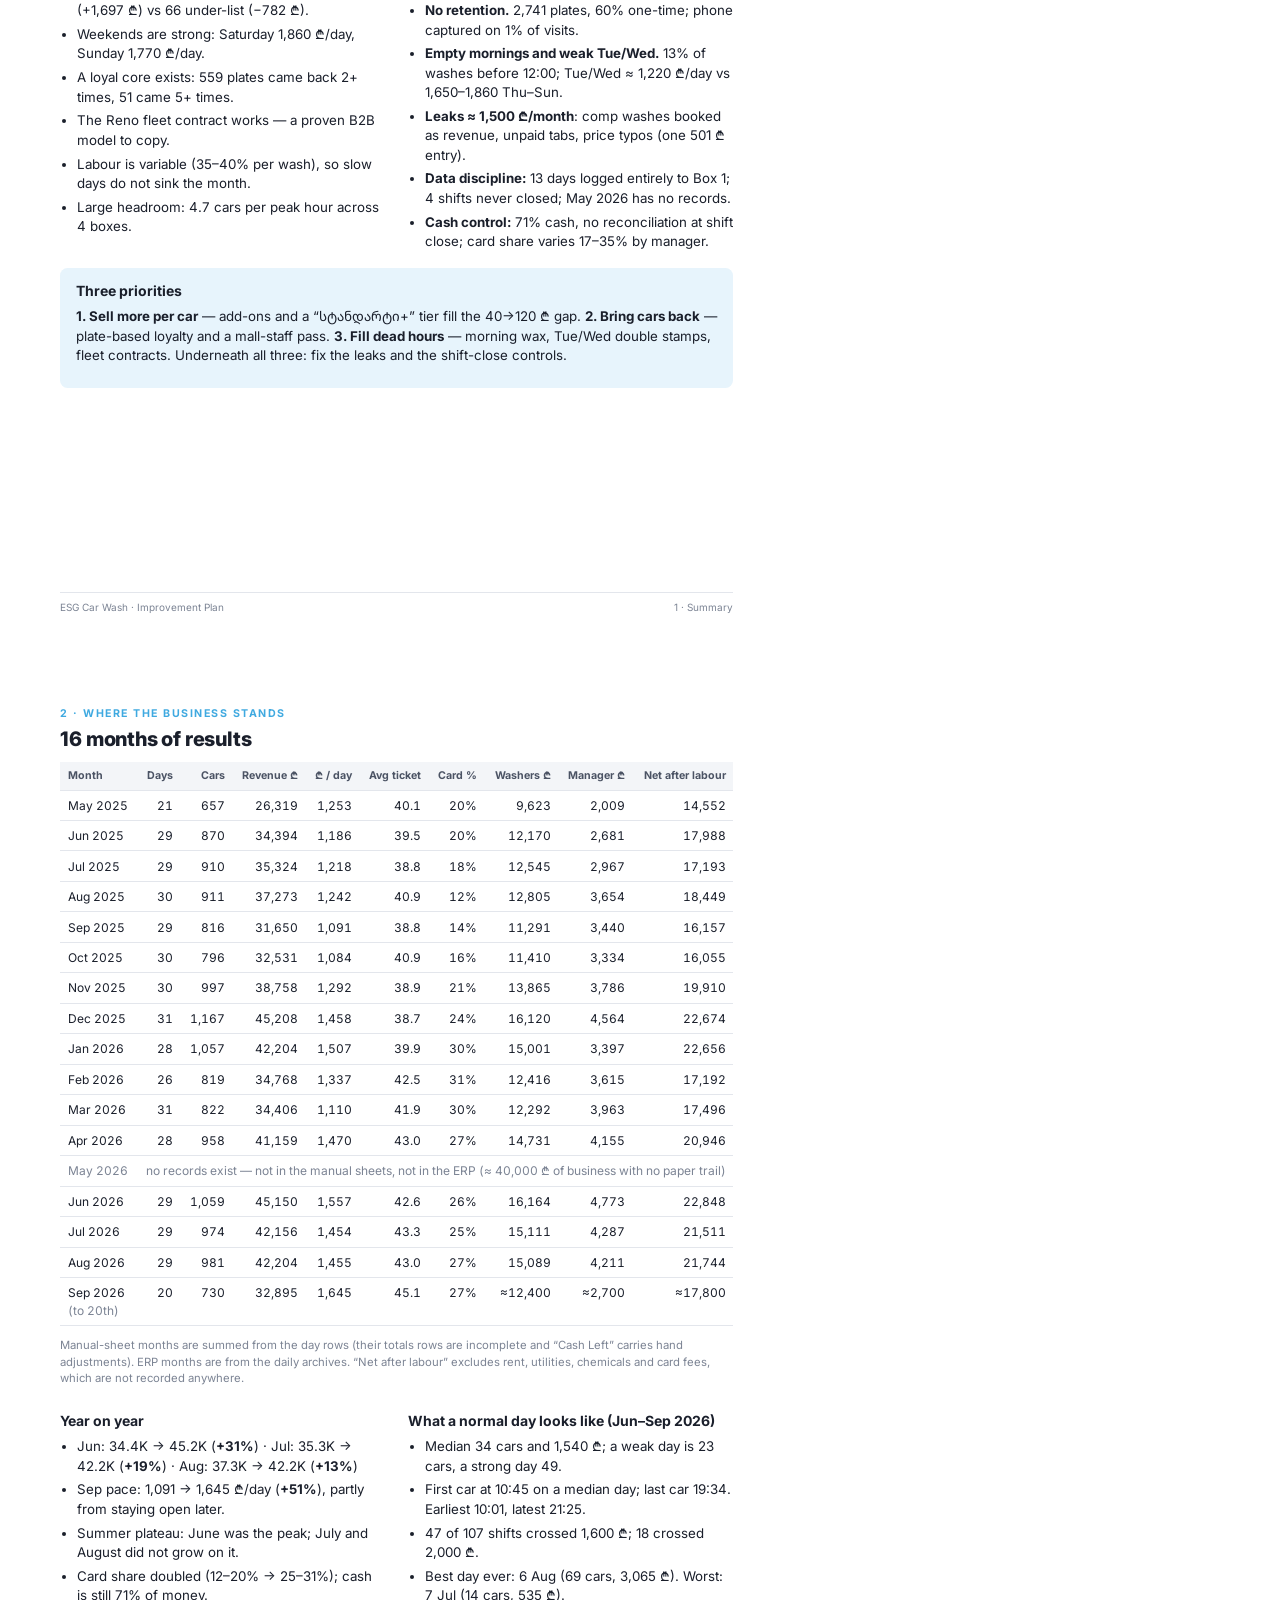
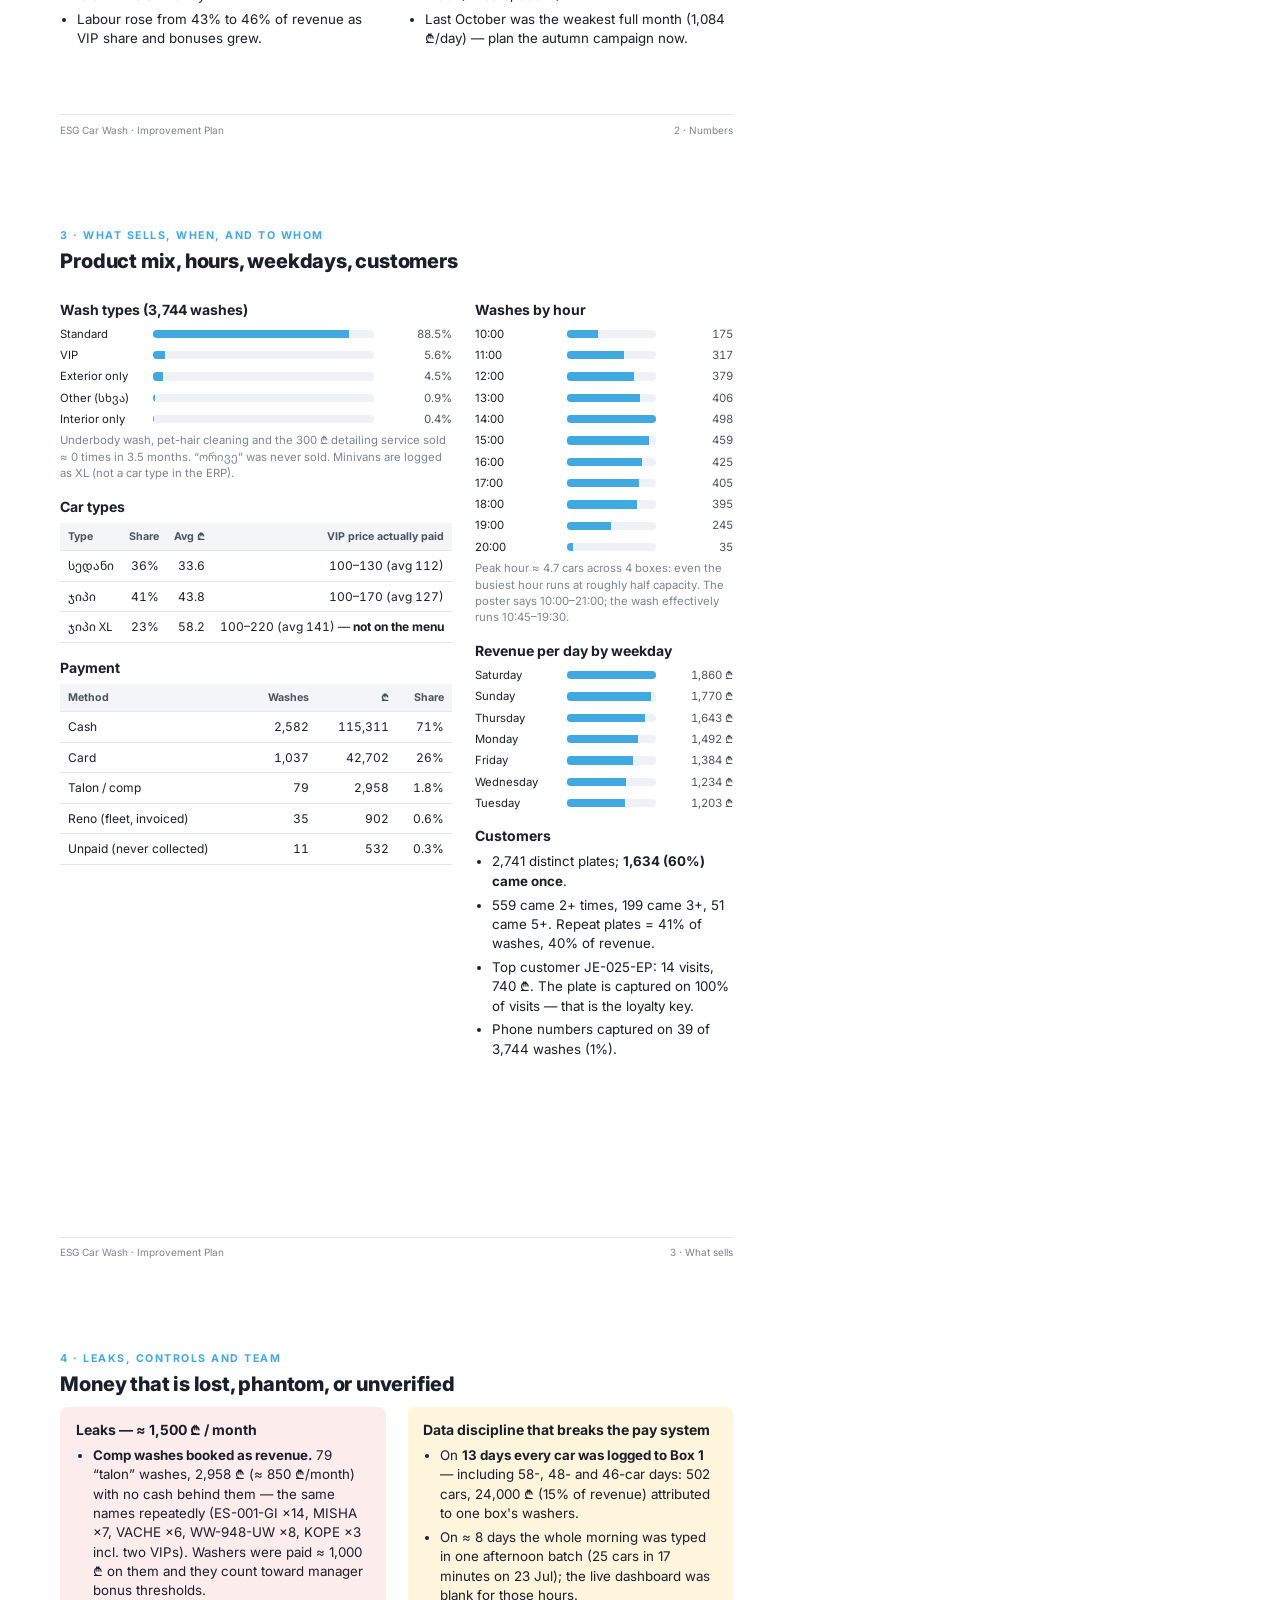
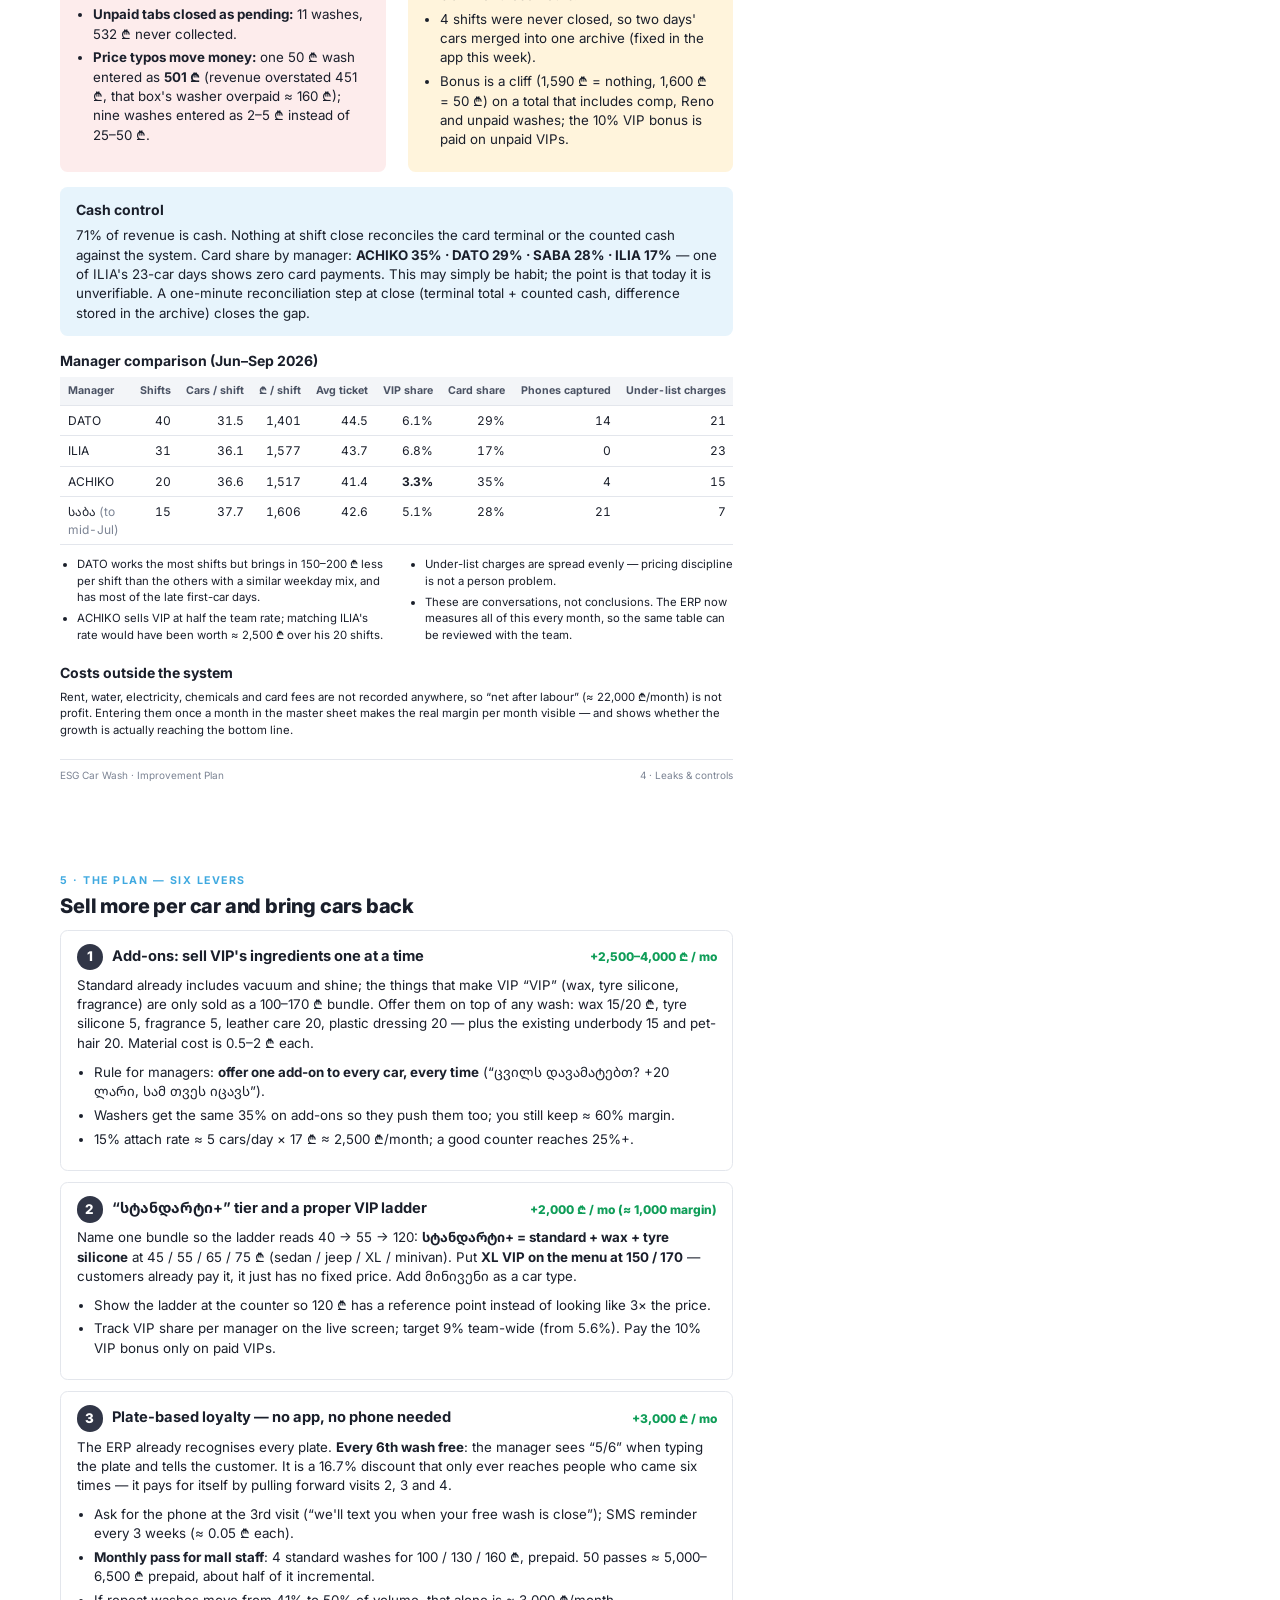
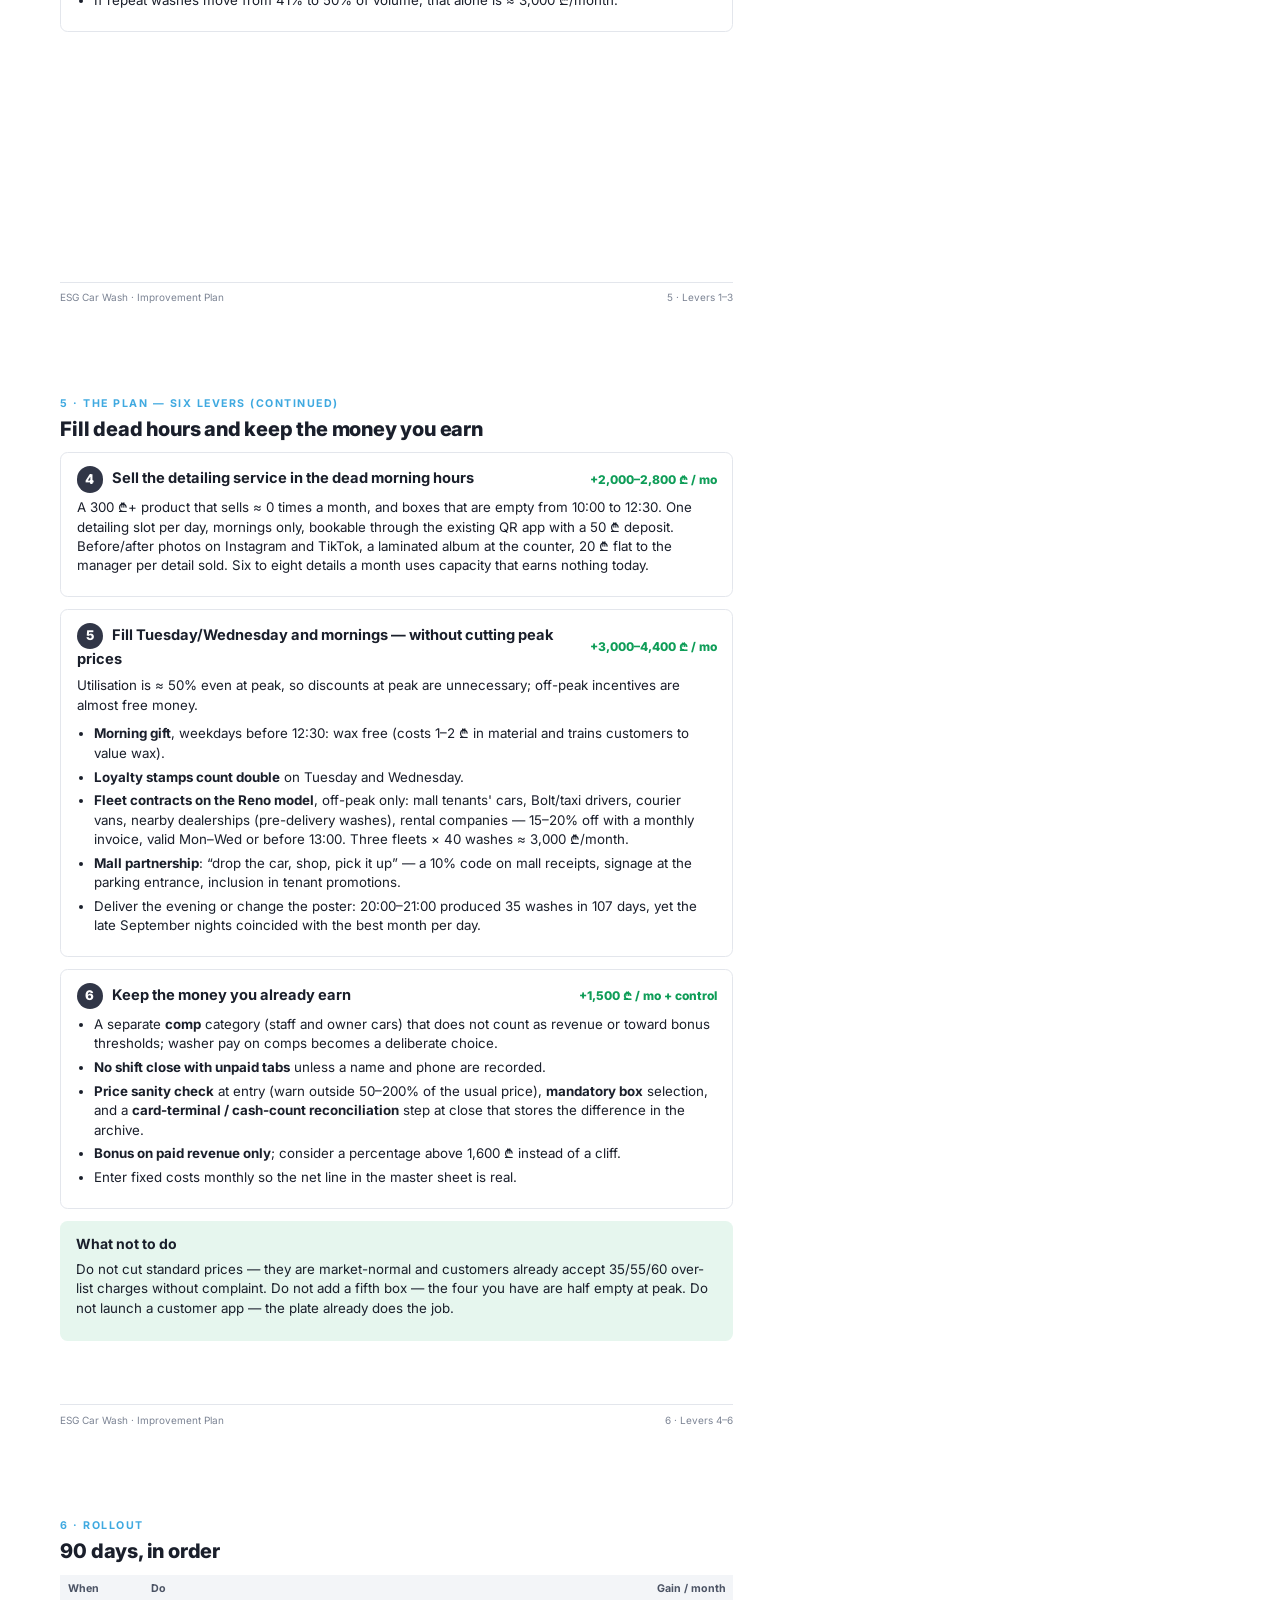
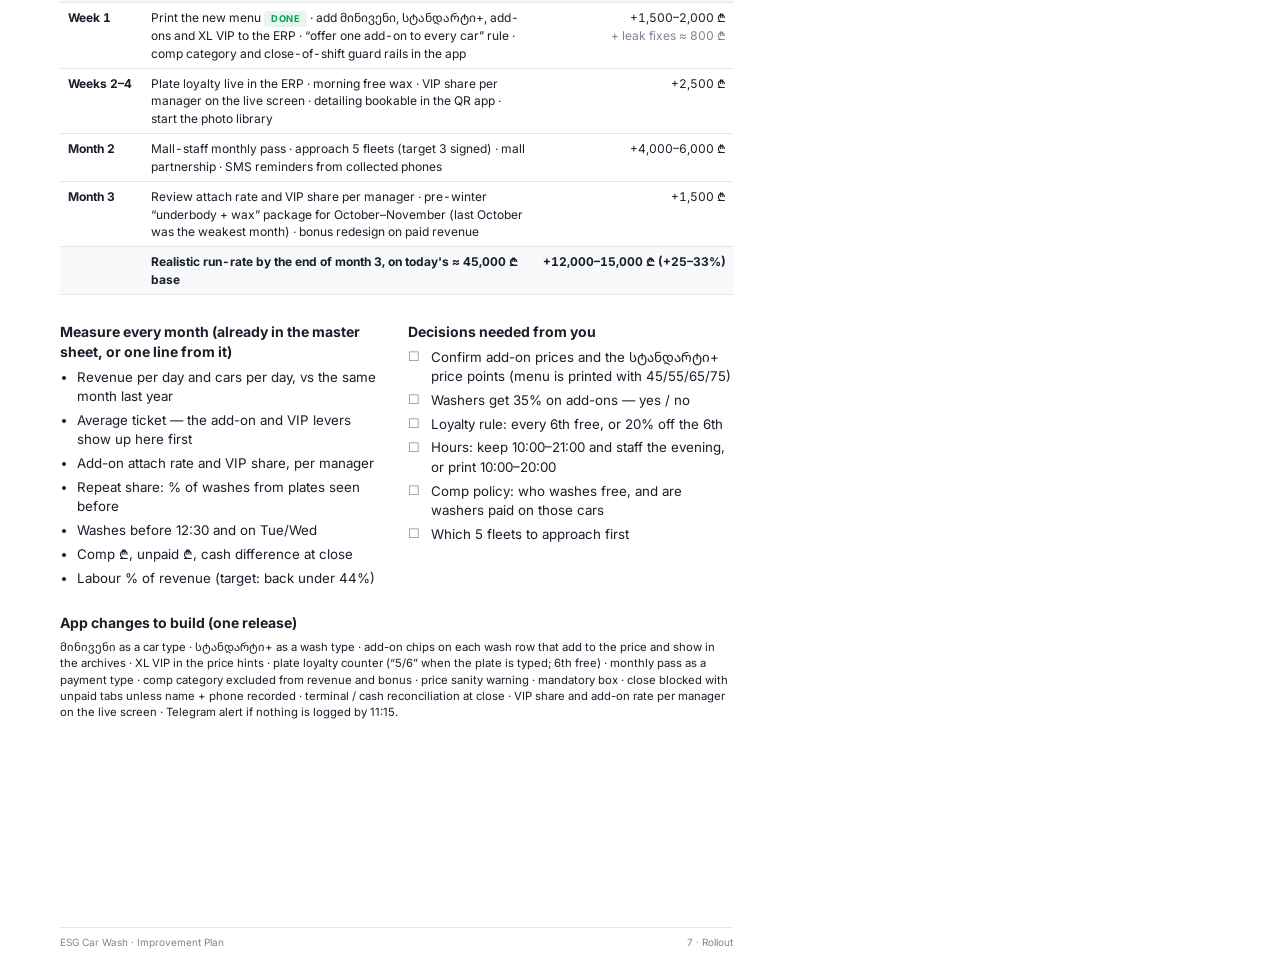
<file: plan/ESG_improvement_plan.standalone.html>
<!DOCTYPE html>
<html lang="en">
<head>
<meta charset="UTF-8">
<title>ESG Car Wash — Improvement Plan</title>
<link rel="preconnect" href="https://fonts.googleapis.com">
<link href="https://fonts.googleapis.com/css2?family=Noto+Sans+Georgian:wght@300;400;600;700;900&family=Inter:wght@300;400;600;700;800&display=swap" rel="stylesheet">
<style>
:root{--navy:#313647;--ink:#1a1f2b;--ink2:#4b5364;--ink3:#7c8494;--line:#e3e6ec;--blue:#3fa9e0;--blue2:#e7f4fc;--green:#0f9d58;--green2:#e6f6ee;--amber:#d98a00;--amber2:#fff4dc;--red:#d43f3a;--red2:#fdecec}
@page{size:A4;margin:0}
*{box-sizing:border-box;margin:0;padding:0}
html,body{background:#fff;color:var(--ink);font-family:'Inter','Noto Sans Georgian',sans-serif;font-size:10pt;line-height:1.45;-webkit-print-color-adjust:exact;print-color-adjust:exact}
.page{width:210mm;height:297mm;overflow:hidden;position:relative;page-break-after:always;background:#fff}
.page:last-child{page-break-after:auto}
.inner{position:absolute;top:16mm;left:16mm;right:16mm;bottom:16mm;overflow:hidden}
.foot{position:absolute;left:16mm;right:16mm;bottom:8mm;display:flex;justify-content:space-between;font-size:7.5pt;color:var(--ink3);border-top:1px solid var(--line);padding-top:2mm}
.ka{font-family:'Noto Sans Georgian',sans-serif}
h1{font-size:22pt;font-weight:800;line-height:1.15;letter-spacing:-.01em}
h2{font-size:15pt;font-weight:800;line-height:1.2;margin:0 0 3mm;letter-spacing:-.01em}
h3{font-size:10.5pt;font-weight:700;margin:4mm 0 1.5mm}
p{margin:0 0 2.5mm}
.lead{font-size:11pt;color:var(--ink2)}
.kicker{font-size:8pt;font-weight:700;letter-spacing:.14em;text-transform:uppercase;color:var(--blue);margin-bottom:1.5mm}
ul{margin:0 0 2.5mm 4.5mm}
li{margin-bottom:1.2mm}
b{font-weight:700}
.muted{color:var(--ink3)}
.small{font-size:8.5pt}
table{border-collapse:collapse;width:100%;font-variant-numeric:tabular-nums;margin:1.5mm 0 3mm}
th{font-size:8pt;font-weight:700;color:var(--ink2);text-align:left;padding:1.6mm 2mm;background:#f3f5f8;border-bottom:1.5px solid var(--line);white-space:nowrap}
td{padding:1.6mm 2mm;border-bottom:1px solid var(--line);vertical-align:top;font-size:9pt}
td.n,th.n{text-align:right;white-space:nowrap}
tr.total td{font-weight:700;background:#f8f9fb}
.kpis{display:grid;grid-template-columns:repeat(4,1fr);gap:3mm;margin:3mm 0 4mm}
.kpi{border:1px solid var(--line);border-radius:2mm;padding:3mm 3.5mm}
.kpi .v{font-size:17pt;font-weight:800;line-height:1.1;letter-spacing:-.02em}
.kpi .l{font-size:7.5pt;color:var(--ink3);margin-top:1mm;text-transform:uppercase;letter-spacing:.06em}
.kpi .d{font-size:8pt;margin-top:1mm;font-weight:600}
.up{color:var(--green)}.down{color:var(--red)}
.cols{display:grid;grid-template-columns:1fr 1fr;gap:6mm}
.box{border-radius:2mm;padding:3.5mm 4mm;margin:2mm 0 3mm}
.box.blue{background:var(--blue2)}.box.green{background:var(--green2)}.box.amber{background:var(--amber2)}.box.red{background:var(--red2)}
.box h3{margin-top:0}
.pill{display:inline-block;font-size:7pt;font-weight:700;padding:.4mm 1.8mm;border-radius:1mm;letter-spacing:.06em;text-transform:uppercase;vertical-align:middle}
.pill.g{background:var(--green2);color:var(--green)}.pill.a{background:var(--amber2);color:var(--amber)}.pill.r{background:var(--red2);color:var(--red)}.pill.b{background:var(--blue2);color:#1f7fb3}
.bar{height:2.2mm;background:#eef1f5;border-radius:1mm;overflow:hidden}
.bar i{display:block;height:100%;background:var(--blue)}
.barrow{display:grid;grid-template-columns:22mm 1fr 18mm;align-items:center;gap:2.5mm;font-size:8.5pt;margin-bottom:1.3mm}
.barrow .n{text-align:right;font-variant-numeric:tabular-nums;color:var(--ink2)}
.cover{background:var(--navy);color:#fff}
.cover .inner{top:0;left:0;right:0;bottom:0;padding:22mm 20mm}
.cover .logo{width:30mm;display:block}
.cover h1{font-size:34pt;margin-top:60mm;color:#fff}
.cover .sub{font-size:14pt;font-weight:300;color:rgba(255,255,255,.8);margin-top:4mm}
.cover .meta{position:absolute;left:20mm;bottom:22mm;font-size:9pt;color:rgba(255,255,255,.7);line-height:1.7}
.cover .meta b{color:#fff;font-weight:600}
.num{display:inline-flex;align-items:center;justify-content:center;width:7mm;height:7mm;border-radius:50%;background:var(--navy);color:#fff;font-weight:800;font-size:10pt;margin-right:2.5mm;vertical-align:middle}
.lever{border:1px solid var(--line);border-radius:2mm;padding:3.5mm 4mm 3mm;margin-bottom:3mm;page-break-inside:avoid}
.lever .hd{display:flex;justify-content:space-between;align-items:center;margin-bottom:1.5mm}
.lever .hd h3{margin:0;font-size:11pt}
.lever .est{font-size:9pt;font-weight:800;color:var(--green);white-space:nowrap}
.toc li{margin-bottom:2.2mm;font-size:10.5pt}
.toc span{color:var(--ink3);font-weight:400}
.check{list-style:none;margin-left:0}
.check li{padding-left:6mm;position:relative}
.check li:before{content:'☐';position:absolute;left:0;top:-.2mm;color:var(--ink3)}
</style>
</head>
<body>

<!-- ═══════════ COVER ═══════════ -->
<div class="page cover">
  <div class="inner">
    <img class="logo" src="[data-uri]" alt="ESG">
    <h1>Car Wash<br>Improvement Plan</h1>
    <div class="sub">Audit findings and a 90-day plan to grow revenue<br>with the same boxes and the same team</div>
    <div class="meta">
      <b>ESG Car Wash · Tbilisi Mall</b><br>
      Prepared 21 September 2026<br>
      Data: 3,744 washes logged by the ERP (2 Jun – 20 Sep 2026, 107 shifts)<br>
      plus 365 day-records from the manual sheets (May 2025 – Apr 2026)
    </div>
  </div>
</div>

<!-- ═══════════ 1. SUMMARY ═══════════ -->
<div class="page">
  <div class="inner">
    <div class="kicker">1 · Summary</div>
    <h2>The business is growing. The upside is in mix and repeat visits, not capacity.</h2>
    <p class="lead">Every 2026 month is 13–31% above the same month of 2025 and September is the best month per day you have ever had. At the same time the four boxes are only about half busy even at the 14:00–17:00 peak, 88% of customers buy the cheapest product, and 60% of cars never come back. Fixing those three things is worth roughly <b>+12,000–15,000 ₾ a month</b> within a quarter, with no new equipment.</p>

    <div class="kpis">
      <div class="kpi"><div class="v">1,645 ₾</div><div class="l">Revenue per day · Sep 2026</div><div class="d up">+51% vs Sep 2025</div></div>
      <div class="kpi"><div class="v">36.5</div><div class="l">Cars per day · Sep 2026</div><div class="d up">+30% vs Sep 2025</div></div>
      <div class="kpi"><div class="v">45.1 ₾</div><div class="l">Average ticket · Sep 2026</div><div class="d up">+16% vs Sep 2025</div></div>
      <div class="kpi"><div class="v">46%</div><div class="l">Labour share of revenue</div><div class="d down">was 43% in 2025</div></div>
    </div>

    <div class="cols">
      <div>
        <h3>What is working</h3>
        <ul>
          <li>Volume <b>and</b> ticket are both up — growth is real, not just price.</li>
          <li>Managers price sensibly: 120 over-list charges (+1,697 ₾) vs 66 under-list (−782 ₾).</li>
          <li>Weekends are strong: Saturday 1,860 ₾/day, Sunday 1,770 ₾/day.</li>
          <li>A loyal core exists: 559 plates came back 2+ times, 51 came 5+ times.</li>
          <li>The Reno fleet contract works — a proven B2B model to copy.</li>
          <li>Labour is variable (35–40% per wash), so slow days do not sink the month.</li>
          <li>Large headroom: 4.7 cars per peak hour across 4 boxes.</li>
        </ul>
      </div>
      <div>
        <h3>What is holding it back</h3>
        <ul>
          <li><b>No middle product.</b> Standard 30–50 ₾, then VIP at 100–170 ₾ (3× jump). Nothing in between sells.</li>
          <li><b>No retention.</b> 2,741 plates, 60% one-time; phone captured on 1% of visits.</li>
          <li><b>Empty mornings and weak Tue/Wed.</b> 13% of washes before 12:00; Tue/Wed ≈ 1,220 ₾/day vs 1,650–1,860 Thu–Sun.</li>
          <li><b>Leaks ≈ 1,500 ₾/month</b>: comp washes booked as revenue, unpaid tabs, price typos (one 501 ₾ entry).</li>
          <li><b>Data discipline:</b> 13 days logged entirely to Box 1; 4 shifts never closed; May 2026 has no records.</li>
          <li><b>Cash control:</b> 71% cash, no reconciliation at shift close; card share varies 17–35% by manager.</li>
        </ul>
      </div>
    </div>

    <div class="box blue">
      <h3>Three priorities</h3>
      <p><b>1. Sell more per car</b> — add-ons and a “სტანდარტი+” tier fill the 40→120 ₾ gap. <b>2. Bring cars back</b> — plate-based loyalty and a mall-staff pass. <b>3. Fill dead hours</b> — morning wax, Tue/Wed double stamps, fleet contracts. Underneath all three: fix the leaks and the shift-close controls.</p>
    </div>
  </div>
  <div class="foot"><span>ESG Car Wash · Improvement Plan</span><span>1 · Summary</span></div>
</div>

<!-- ═══════════ 2. NUMBERS ═══════════ -->
<div class="page">
  <div class="inner">
    <div class="kicker">2 · Where the business stands</div>
    <h2>16 months of results</h2>

    <table>
      <thead><tr><th>Month</th><th class="n">Days</th><th class="n">Cars</th><th class="n">Revenue ₾</th><th class="n">₾ / day</th><th class="n">Avg ticket</th><th class="n">Card %</th><th class="n">Washers ₾</th><th class="n">Manager ₾</th><th class="n">Net after labour</th></tr></thead>
      <tbody>
        <tr><td>May 2025</td><td class="n">21</td><td class="n">657</td><td class="n">26,319</td><td class="n">1,253</td><td class="n">40.1</td><td class="n">20%</td><td class="n">9,623</td><td class="n">2,009</td><td class="n">14,552</td></tr>
        <tr><td>Jun 2025</td><td class="n">29</td><td class="n">870</td><td class="n">34,394</td><td class="n">1,186</td><td class="n">39.5</td><td class="n">20%</td><td class="n">12,170</td><td class="n">2,681</td><td class="n">17,988</td></tr>
        <tr><td>Jul 2025</td><td class="n">29</td><td class="n">910</td><td class="n">35,324</td><td class="n">1,218</td><td class="n">38.8</td><td class="n">18%</td><td class="n">12,545</td><td class="n">2,967</td><td class="n">17,193</td></tr>
        <tr><td>Aug 2025</td><td class="n">30</td><td class="n">911</td><td class="n">37,273</td><td class="n">1,242</td><td class="n">40.9</td><td class="n">12%</td><td class="n">12,805</td><td class="n">3,654</td><td class="n">18,449</td></tr>
        <tr><td>Sep 2025</td><td class="n">29</td><td class="n">816</td><td class="n">31,650</td><td class="n">1,091</td><td class="n">38.8</td><td class="n">14%</td><td class="n">11,291</td><td class="n">3,440</td><td class="n">16,157</td></tr>
        <tr><td>Oct 2025</td><td class="n">30</td><td class="n">796</td><td class="n">32,531</td><td class="n">1,084</td><td class="n">40.9</td><td class="n">16%</td><td class="n">11,410</td><td class="n">3,334</td><td class="n">16,055</td></tr>
        <tr><td>Nov 2025</td><td class="n">30</td><td class="n">997</td><td class="n">38,758</td><td class="n">1,292</td><td class="n">38.9</td><td class="n">21%</td><td class="n">13,865</td><td class="n">3,786</td><td class="n">19,910</td></tr>
        <tr><td>Dec 2025</td><td class="n">31</td><td class="n">1,167</td><td class="n">45,208</td><td class="n">1,458</td><td class="n">38.7</td><td class="n">24%</td><td class="n">16,120</td><td class="n">4,564</td><td class="n">22,674</td></tr>
        <tr><td>Jan 2026</td><td class="n">28</td><td class="n">1,057</td><td class="n">42,204</td><td class="n">1,507</td><td class="n">39.9</td><td class="n">30%</td><td class="n">15,001</td><td class="n">3,397</td><td class="n">22,656</td></tr>
        <tr><td>Feb 2026</td><td class="n">26</td><td class="n">819</td><td class="n">34,768</td><td class="n">1,337</td><td class="n">42.5</td><td class="n">31%</td><td class="n">12,416</td><td class="n">3,615</td><td class="n">17,192</td></tr>
        <tr><td>Mar 2026</td><td class="n">31</td><td class="n">822</td><td class="n">34,406</td><td class="n">1,110</td><td class="n">41.9</td><td class="n">30%</td><td class="n">12,292</td><td class="n">3,963</td><td class="n">17,496</td></tr>
        <tr><td>Apr 2026</td><td class="n">28</td><td class="n">958</td><td class="n">41,159</td><td class="n">1,470</td><td class="n">43.0</td><td class="n">27%</td><td class="n">14,731</td><td class="n">4,155</td><td class="n">20,946</td></tr>
        <tr><td class="muted">May 2026</td><td class="n muted" colspan="9">no records exist — not in the manual sheets, not in the ERP (≈ 40,000 ₾ of business with no paper trail)</td></tr>
        <tr><td>Jun 2026</td><td class="n">29</td><td class="n">1,059</td><td class="n">45,150</td><td class="n">1,557</td><td class="n">42.6</td><td class="n">26%</td><td class="n">16,164</td><td class="n">4,773</td><td class="n">22,848</td></tr>
        <tr><td>Jul 2026</td><td class="n">29</td><td class="n">974</td><td class="n">42,156</td><td class="n">1,454</td><td class="n">43.3</td><td class="n">25%</td><td class="n">15,111</td><td class="n">4,287</td><td class="n">21,511</td></tr>
        <tr><td>Aug 2026</td><td class="n">29</td><td class="n">981</td><td class="n">42,204</td><td class="n">1,455</td><td class="n">43.0</td><td class="n">27%</td><td class="n">15,089</td><td class="n">4,211</td><td class="n">21,744</td></tr>
        <tr><td>Sep 2026 <span class="muted">(to 20th)</span></td><td class="n">20</td><td class="n">730</td><td class="n">32,895</td><td class="n">1,645</td><td class="n">45.1</td><td class="n">27%</td><td class="n">≈12,400</td><td class="n">≈2,700</td><td class="n">≈17,800</td></tr>
      </tbody>
    </table>
    <p class="small muted">Manual-sheet months are summed from the day rows (their totals rows are incomplete and “Cash Left” carries hand adjustments). ERP months are from the daily archives. “Net after labour” excludes rent, utilities, chemicals and card fees, which are not recorded anywhere.</p>

    <div class="cols">
      <div>
        <h3>Year on year</h3>
        <ul>
          <li>Jun: 34.4K → 45.2K (<b>+31%</b>) · Jul: 35.3K → 42.2K (<b>+19%</b>) · Aug: 37.3K → 42.2K (<b>+13%</b>)</li>
          <li>Sep pace: 1,091 → 1,645 ₾/day (<b>+51%</b>), partly from staying open later.</li>
          <li>Summer plateau: June was the peak; July and August did not grow on it.</li>
          <li>Card share doubled (12–20% → 25–31%); cash is still 71% of money.</li>
          <li>Labour rose from 43% to 46% of revenue as VIP share and bonuses grew.</li>
        </ul>
      </div>
      <div>
        <h3>What a normal day looks like (Jun–Sep 2026)</h3>
        <ul>
          <li>Median 34 cars and 1,540 ₾; a weak day is 23 cars, a strong day 49.</li>
          <li>First car at 10:45 on a median day; last car 19:34. Earliest 10:01, latest 21:25.</li>
          <li>47 of 107 shifts crossed 1,600 ₾; 18 crossed 2,000 ₾.</li>
          <li>Best day ever: 6 Aug (69 cars, 3,065 ₾). Worst: 7 Jul (14 cars, 535 ₾).</li>
          <li>Last October was the weakest full month (1,084 ₾/day) — plan the autumn campaign now.</li>
        </ul>
      </div>
    </div>
  </div>
  <div class="foot"><span>ESG Car Wash · Improvement Plan</span><span>2 · Numbers</span></div>
</div>

<!-- ═══════════ 3. WHAT SELLS ═══════════ -->
<div class="page">
  <div class="inner">
    <div class="kicker">3 · What sells, when, and to whom</div>
    <h2>Product mix, hours, weekdays, customers</h2>

    <div class="cols">
      <div>
        <h3>Wash types (3,744 washes)</h3>
        <div class="barrow"><span>Standard</span><div class="bar"><i style="width:88.5%"></i></div><span class="n">88.5%</span></div>
        <div class="barrow"><span>VIP</span><div class="bar"><i style="width:5.6%"></i></div><span class="n">5.6%</span></div>
        <div class="barrow"><span>Exterior only</span><div class="bar"><i style="width:4.5%"></i></div><span class="n">4.5%</span></div>
        <div class="barrow"><span>Other (სხვა)</span><div class="bar"><i style="width:0.9%"></i></div><span class="n">0.9%</span></div>
        <div class="barrow"><span>Interior only</span><div class="bar"><i style="width:0.4%"></i></div><span class="n">0.4%</span></div>
        <p class="small muted">Underbody wash, pet-hair cleaning and the 300 ₾ detailing service sold ≈ 0 times in 3.5 months. “ორივე” was never sold. Minivans are logged as XL (not a car type in the ERP).</p>

        <h3>Car types</h3>
        <table>
          <thead><tr><th>Type</th><th class="n">Share</th><th class="n">Avg ₾</th><th class="n">VIP price actually paid</th></tr></thead>
          <tbody>
            <tr><td class="ka">სედანი</td><td class="n">36%</td><td class="n">33.6</td><td class="n">100–130 (avg 112)</td></tr>
            <tr><td class="ka">ჯიპი</td><td class="n">41%</td><td class="n">43.8</td><td class="n">100–170 (avg 127)</td></tr>
            <tr><td class="ka">ჯიპი XL</td><td class="n">23%</td><td class="n">58.2</td><td class="n">100–220 (avg 141) — <b>not on the menu</b></td></tr>
          </tbody>
        </table>

        <h3>Payment</h3>
        <table>
          <thead><tr><th>Method</th><th class="n">Washes</th><th class="n">₾</th><th class="n">Share</th></tr></thead>
          <tbody>
            <tr><td>Cash</td><td class="n">2,582</td><td class="n">115,311</td><td class="n">71%</td></tr>
            <tr><td>Card</td><td class="n">1,037</td><td class="n">42,702</td><td class="n">26%</td></tr>
            <tr><td>Talon / comp</td><td class="n">79</td><td class="n">2,958</td><td class="n">1.8%</td></tr>
            <tr><td>Reno (fleet, invoiced)</td><td class="n">35</td><td class="n">902</td><td class="n">0.6%</td></tr>
            <tr><td>Unpaid (never collected)</td><td class="n">11</td><td class="n">532</td><td class="n">0.3%</td></tr>
          </tbody>
        </table>
      </div>
      <div>
        <h3>Washes by hour</h3>
        <div class="barrow"><span>10:00</span><div class="bar"><i style="width:35%"></i></div><span class="n">175</span></div>
        <div class="barrow"><span>11:00</span><div class="bar"><i style="width:64%"></i></div><span class="n">317</span></div>
        <div class="barrow"><span>12:00</span><div class="bar"><i style="width:76%"></i></div><span class="n">379</span></div>
        <div class="barrow"><span>13:00</span><div class="bar"><i style="width:82%"></i></div><span class="n">406</span></div>
        <div class="barrow"><span>14:00</span><div class="bar"><i style="width:100%"></i></div><span class="n">498</span></div>
        <div class="barrow"><span>15:00</span><div class="bar"><i style="width:92%"></i></div><span class="n">459</span></div>
        <div class="barrow"><span>16:00</span><div class="bar"><i style="width:85%"></i></div><span class="n">425</span></div>
        <div class="barrow"><span>17:00</span><div class="bar"><i style="width:81%"></i></div><span class="n">405</span></div>
        <div class="barrow"><span>18:00</span><div class="bar"><i style="width:79%"></i></div><span class="n">395</span></div>
        <div class="barrow"><span>19:00</span><div class="bar"><i style="width:49%"></i></div><span class="n">245</span></div>
        <div class="barrow"><span>20:00</span><div class="bar"><i style="width:7%"></i></div><span class="n">35</span></div>
        <p class="small muted">Peak hour ≈ 4.7 cars across 4 boxes: even the busiest hour runs at roughly half capacity. The poster says 10:00–21:00; the wash effectively runs 10:45–19:30.</p>

        <h3>Revenue per day by weekday</h3>
        <div class="barrow"><span>Saturday</span><div class="bar"><i style="width:100%"></i></div><span class="n">1,860 ₾</span></div>
        <div class="barrow"><span>Sunday</span><div class="bar"><i style="width:95%"></i></div><span class="n">1,770 ₾</span></div>
        <div class="barrow"><span>Thursday</span><div class="bar"><i style="width:88%"></i></div><span class="n">1,643 ₾</span></div>
        <div class="barrow"><span>Monday</span><div class="bar"><i style="width:80%"></i></div><span class="n">1,492 ₾</span></div>
        <div class="barrow"><span>Friday</span><div class="bar"><i style="width:74%"></i></div><span class="n">1,384 ₾</span></div>
        <div class="barrow"><span>Wednesday</span><div class="bar"><i style="width:66%"></i></div><span class="n">1,234 ₾</span></div>
        <div class="barrow"><span>Tuesday</span><div class="bar"><i style="width:65%"></i></div><span class="n">1,203 ₾</span></div>

        <h3>Customers</h3>
        <ul>
          <li>2,741 distinct plates; <b>1,634 (60%) came once</b>.</li>
          <li>559 came 2+ times, 199 came 3+, 51 came 5+. Repeat plates = 41% of washes, 40% of revenue.</li>
          <li>Top customer JE-025-EP: 14 visits, 740 ₾. The plate is captured on 100% of visits — that is the loyalty key.</li>
          <li>Phone numbers captured on 39 of 3,744 washes (1%).</li>
        </ul>
      </div>
    </div>
  </div>
  <div class="foot"><span>ESG Car Wash · Improvement Plan</span><span>3 · What sells</span></div>
</div>

<!-- ═══════════ 4. LEAKS & CONTROLS ═══════════ -->
<div class="page">
  <div class="inner">
    <div class="kicker">4 · Leaks, controls and team</div>
    <h2>Money that is lost, phantom, or unverified</h2>

    <div class="cols">
      <div class="box red" style="margin:0">
        <h3>Leaks — ≈ 1,500 ₾ / month</h3>
        <ul>
          <li><b>Comp washes booked as revenue.</b> 79 “talon” washes, 2,958 ₾ (≈ 850 ₾/month) with no cash behind them — the same names repeatedly (ES-001-GI ×14, MISHA ×7, VACHE ×6, WW-948-UW ×8, KOPE ×3 incl. two VIPs). Washers were paid ≈ 1,000 ₾ on them and they count toward manager bonus thresholds.</li>
          <li><b>Unpaid tabs closed as pending:</b> 11 washes, 532 ₾ never collected.</li>
          <li><b>Price typos move money:</b> one 50 ₾ wash entered as <b>501 ₾</b> (revenue overstated 451 ₾, that box's washer overpaid ≈ 160 ₾); nine washes entered as 2–5 ₾ instead of 25–50 ₾.</li>
        </ul>
      </div>
      <div class="box amber" style="margin:0">
        <h3>Data discipline that breaks the pay system</h3>
        <ul>
          <li>On <b>13 days every car was logged to Box 1</b> — including 58-, 48- and 46-car days: 502 cars, 24,000 ₾ (15% of revenue) attributed to one box's washers.</li>
          <li>On ≈ 8 days the whole morning was typed in one afternoon batch (25 cars in 17 minutes on 23 Jul); the live dashboard was blank for those hours.</li>
          <li>4 shifts were never closed, so two days' cars merged into one archive (fixed in the app this week).</li>
          <li>Bonus is a cliff (1,590 ₾ = nothing, 1,600 ₾ = 50 ₾) on a total that includes comp, Reno and unpaid washes; the 10% VIP bonus is paid on unpaid VIPs.</li>
        </ul>
      </div>
    </div>

    <div class="box blue" style="margin-top:4mm">
      <h3>Cash control</h3>
      <p style="margin:0">71% of revenue is cash. Nothing at shift close reconciles the card terminal or the counted cash against the system. Card share by manager: <b>ACHIKO 35% · DATO 29% · SABA 28% · ILIA 17%</b> — one of ILIA's 23-car days shows zero card payments. This may simply be habit; the point is that today it is unverifiable. A one-minute reconciliation step at close (terminal total + counted cash, difference stored in the archive) closes the gap.</p>
    </div>

    <h3>Manager comparison (Jun–Sep 2026)</h3>
    <table>
      <thead><tr><th>Manager</th><th class="n">Shifts</th><th class="n">Cars / shift</th><th class="n">₾ / shift</th><th class="n">Avg ticket</th><th class="n">VIP share</th><th class="n">Card share</th><th class="n">Phones captured</th><th class="n">Under-list charges</th></tr></thead>
      <tbody>
        <tr><td>DATO</td><td class="n">40</td><td class="n">31.5</td><td class="n">1,401</td><td class="n">44.5</td><td class="n">6.1%</td><td class="n">29%</td><td class="n">14</td><td class="n">21</td></tr>
        <tr><td>ILIA</td><td class="n">31</td><td class="n">36.1</td><td class="n">1,577</td><td class="n">43.7</td><td class="n">6.8%</td><td class="n">17%</td><td class="n">0</td><td class="n">23</td></tr>
        <tr><td>ACHIKO</td><td class="n">20</td><td class="n">36.6</td><td class="n">1,517</td><td class="n">41.4</td><td class="n"><b>3.3%</b></td><td class="n">35%</td><td class="n">4</td><td class="n">15</td></tr>
        <tr><td><span class="ka">საბა</span> <span class="muted">(to mid-Jul)</span></td><td class="n">15</td><td class="n">37.7</td><td class="n">1,606</td><td class="n">42.6</td><td class="n">5.1%</td><td class="n">28%</td><td class="n">21</td><td class="n">7</td></tr>
      </tbody>
    </table>
    <div class="cols">
      <ul class="small" style="margin-bottom:0">
        <li>DATO works the most shifts but brings in 150–200 ₾ less per shift than the others with a similar weekday mix, and has most of the late first-car days.</li>
        <li>ACHIKO sells VIP at half the team rate; matching ILIA's rate would have been worth ≈ 2,500 ₾ over his 20 shifts.</li>
      </ul>
      <ul class="small" style="margin-bottom:0">
        <li>Under-list charges are spread evenly — pricing discipline is not a person problem.</li>
        <li>These are conversations, not conclusions. The ERP now measures all of this every month, so the same table can be reviewed with the team.</li>
      </ul>
    </div>

    <h3>Costs outside the system</h3>
    <p class="small" style="margin:0">Rent, water, electricity, chemicals and card fees are not recorded anywhere, so “net after labour” (≈ 22,000 ₾/month) is not profit. Entering them once a month in the master sheet makes the real margin per month visible — and shows whether the growth is actually reaching the bottom line.</p>
  </div>
  <div class="foot"><span>ESG Car Wash · Improvement Plan</span><span>4 · Leaks & controls</span></div>
</div>

<!-- ═══════════ 5. LEVERS A ═══════════ -->
<div class="page">
  <div class="inner">
    <div class="kicker">5 · The plan — six levers</div>
    <h2>Sell more per car and bring cars back</h2>

    <div class="lever">
      <div class="hd"><h3><span class="num">1</span>Add-ons: sell VIP's ingredients one at a time</h3><span class="est">+2,500–4,000 ₾ / mo</span></div>
      <p>Standard already includes vacuum and shine; the things that make VIP “VIP” (wax, tyre silicone, fragrance) are only sold as a 100–170 ₾ bundle. Offer them on top of any wash: wax 15/20 ₾, tyre silicone 5, fragrance 5, leather care 20, plastic dressing 20 — plus the existing underbody 15 and pet-hair 20. Material cost is 0.5–2 ₾ each.</p>
      <ul>
        <li>Rule for managers: <b>offer one add-on to every car, every time</b> (“ცვილს დავამატებთ? +20 ლარი, სამ თვეს იცავს”).</li>
        <li>Washers get the same 35% on add-ons so they push them too; you still keep ≈ 60% margin.</li>
        <li>15% attach rate ≈ 5 cars/day × 17 ₾ ≈ 2,500 ₾/month; a good counter reaches 25%+.</li>
      </ul>
    </div>

    <div class="lever">
      <div class="hd"><h3><span class="num">2</span>“სტანდარტი+” tier and a proper VIP ladder</h3><span class="est">+2,000 ₾ / mo (≈ 1,000 margin)</span></div>
      <p>Name one bundle so the ladder reads 40 → 55 → 120: <b>სტანდარტი+ = standard + wax + tyre silicone</b> at 45 / 55 / 65 / 75 ₾ (sedan / jeep / XL / minivan). Put <b>XL VIP on the menu at 150 / 170</b> — customers already pay it, it just has no fixed price. Add მინივენი as a car type.</p>
      <ul>
        <li>Show the ladder at the counter so 120 ₾ has a reference point instead of looking like 3× the price.</li>
        <li>Track VIP share per manager on the live screen; target 9% team-wide (from 5.6%). Pay the 10% VIP bonus only on paid VIPs.</li>
      </ul>
    </div>

    <div class="lever">
      <div class="hd"><h3><span class="num">3</span>Plate-based loyalty — no app, no phone needed</h3><span class="est">+3,000 ₾ / mo</span></div>
      <p>The ERP already recognises every plate. <b>Every 6th wash free</b>: the manager sees “5/6” when typing the plate and tells the customer. It is a 16.7% discount that only ever reaches people who came six times — it pays for itself by pulling forward visits 2, 3 and 4.</p>
      <ul>
        <li>Ask for the phone at the 3rd visit (“we'll text you when your free wash is close”); SMS reminder every 3 weeks (≈ 0.05 ₾ each).</li>
        <li><b>Monthly pass for mall staff</b>: 4 standard washes for 100 / 130 / 160 ₾, prepaid. 50 passes ≈ 5,000–6,500 ₾ prepaid, about half of it incremental.</li>
        <li>If repeat washes move from 41% to 50% of volume, that alone is ≈ 3,000 ₾/month.</li>
      </ul>
    </div>
  </div>
  <div class="foot"><span>ESG Car Wash · Improvement Plan</span><span>5 · Levers 1–3</span></div>
</div>

<!-- ═══════════ 6. LEVERS B ═══════════ -->
<div class="page">
  <div class="inner">
    <div class="kicker">5 · The plan — six levers (continued)</div>
    <h2>Fill dead hours and keep the money you earn</h2>

    <div class="lever">
      <div class="hd"><h3><span class="num">4</span>Sell the detailing service in the dead morning hours</h3><span class="est">+2,000–2,800 ₾ / mo</span></div>
      <p>A 300 ₾+ product that sells ≈ 0 times a month, and boxes that are empty from 10:00 to 12:30. One detailing slot per day, mornings only, bookable through the existing QR app with a 50 ₾ deposit. Before/after photos on Instagram and TikTok, a laminated album at the counter, 20 ₾ flat to the manager per detail sold. Six to eight details a month uses capacity that earns nothing today.</p>
    </div>

    <div class="lever">
      <div class="hd"><h3><span class="num">5</span>Fill Tuesday/Wednesday and mornings — without cutting peak prices</h3><span class="est">+3,000–4,400 ₾ / mo</span></div>
      <p>Utilisation is ≈ 50% even at peak, so discounts at peak are unnecessary; off-peak incentives are almost free money.</p>
      <ul>
        <li><b>Morning gift</b>, weekdays before 12:30: wax free (costs 1–2 ₾ in material and trains customers to value wax).</li>
        <li><b>Loyalty stamps count double</b> on Tuesday and Wednesday.</li>
        <li><b>Fleet contracts on the Reno model</b>, off-peak only: mall tenants' cars, Bolt/taxi drivers, courier vans, nearby dealerships (pre-delivery washes), rental companies — 15–20% off with a monthly invoice, valid Mon–Wed or before 13:00. Three fleets × 40 washes ≈ 3,000 ₾/month.</li>
        <li><b>Mall partnership</b>: “drop the car, shop, pick it up” — a 10% code on mall receipts, signage at the parking entrance, inclusion in tenant promotions.</li>
        <li>Deliver the evening or change the poster: 20:00–21:00 produced 35 washes in 107 days, yet the late September nights coincided with the best month per day.</li>
      </ul>
    </div>

    <div class="lever">
      <div class="hd"><h3><span class="num">6</span>Keep the money you already earn</h3><span class="est">+1,500 ₾ / mo + control</span></div>
      <ul>
        <li>A separate <b>comp</b> category (staff and owner cars) that does not count as revenue or toward bonus thresholds; washer pay on comps becomes a deliberate choice.</li>
        <li><b>No shift close with unpaid tabs</b> unless a name and phone are recorded.</li>
        <li><b>Price sanity check</b> at entry (warn outside 50–200% of the usual price), <b>mandatory box</b> selection, and a <b>card-terminal / cash-count reconciliation</b> step at close that stores the difference in the archive.</li>
        <li><b>Bonus on paid revenue only</b>; consider a percentage above 1,600 ₾ instead of a cliff.</li>
        <li>Enter fixed costs monthly so the net line in the master sheet is real.</li>
      </ul>
    </div>

    <div class="box green">
      <h3>What not to do</h3>
      <p>Do not cut standard prices — they are market-normal and customers already accept 35/55/60 over-list charges without complaint. Do not add a fifth box — the four you have are half empty at peak. Do not launch a customer app — the plate already does the job.</p>
    </div>
  </div>
  <div class="foot"><span>ESG Car Wash · Improvement Plan</span><span>6 · Levers 4–6</span></div>
</div>

<!-- ═══════════ 7. ROLLOUT ═══════════ -->
<div class="page">
  <div class="inner">
    <div class="kicker">6 · Rollout</div>
    <h2>90 days, in order</h2>

    <table>
      <thead><tr><th style="width:22mm">When</th><th>Do</th><th class="n" style="width:34mm">Gain / month</th></tr></thead>
      <tbody>
        <tr><td><b>Week 1</b></td><td>Print the new menu <span class="pill g">done</span> · add მინივენი, სტანდარტი+, add-ons and XL VIP to the ERP · “offer one add-on to every car” rule · comp category and close-of-shift guard rails in the app</td><td class="n">+1,500–2,000 ₾<br><span class="muted">+ leak fixes ≈ 800 ₾</span></td></tr>
        <tr><td><b>Weeks 2–4</b></td><td>Plate loyalty live in the ERP · morning free wax · VIP share per manager on the live screen · detailing bookable in the QR app · start the photo library</td><td class="n">+2,500 ₾</td></tr>
        <tr><td><b>Month 2</b></td><td>Mall-staff monthly pass · approach 5 fleets (target 3 signed) · mall partnership · SMS reminders from collected phones</td><td class="n">+4,000–6,000 ₾</td></tr>
        <tr><td><b>Month 3</b></td><td>Review attach rate and VIP share per manager · pre-winter “underbody + wax” package for October–November (last October was the weakest month) · bonus redesign on paid revenue</td><td class="n">+1,500 ₾</td></tr>
        <tr class="total"><td></td><td>Realistic run-rate by the end of month 3, on today's ≈ 45,000 ₾ base</td><td class="n">+12,000–15,000 ₾ (+25–33%)</td></tr>
      </tbody>
    </table>

    <div class="cols">
      <div>
        <h3>Measure every month (already in the master sheet, or one line from it)</h3>
        <ul>
          <li>Revenue per day and cars per day, vs the same month last year</li>
          <li>Average ticket — the add-on and VIP levers show up here first</li>
          <li>Add-on attach rate and VIP share, per manager</li>
          <li>Repeat share: % of washes from plates seen before</li>
          <li>Washes before 12:30 and on Tue/Wed</li>
          <li>Comp ₾, unpaid ₾, cash difference at close</li>
          <li>Labour % of revenue (target: back under 44%)</li>
        </ul>
      </div>
      <div>
        <h3>Decisions needed from you</h3>
        <ul class="check">
          <li>Confirm add-on prices and the სტანდარტი+ price points (menu is printed with 45/55/65/75)</li>
          <li>Washers get 35% on add-ons — yes / no</li>
          <li>Loyalty rule: every 6th free, or 20% off the 6th</li>
          <li>Hours: keep 10:00–21:00 and staff the evening, or print 10:00–20:00</li>
          <li>Comp policy: who washes free, and are washers paid on those cars</li>
          <li>Which 5 fleets to approach first</li>
        </ul>
      </div>
    </div>

    <h3>App changes to build (one release)</h3>
    <p class="small">მინივენი as a car type · სტანდარტი+ as a wash type · add-on chips on each wash row that add to the price and show in the archives · XL VIP in the price hints · plate loyalty counter (“5/6” when the plate is typed; 6th free) · monthly pass as a payment type · comp category excluded from revenue and bonus · price sanity warning · mandatory box · close blocked with unpaid tabs unless name + phone recorded · terminal / cash reconciliation at close · VIP share and add-on rate per manager on the live screen · Telegram alert if nothing is logged by 11:15.</p>
  </div>
  <div class="foot"><span>ESG Car Wash · Improvement Plan</span><span>7 · Rollout</span></div>
</div>

</body>
</html>
</file>
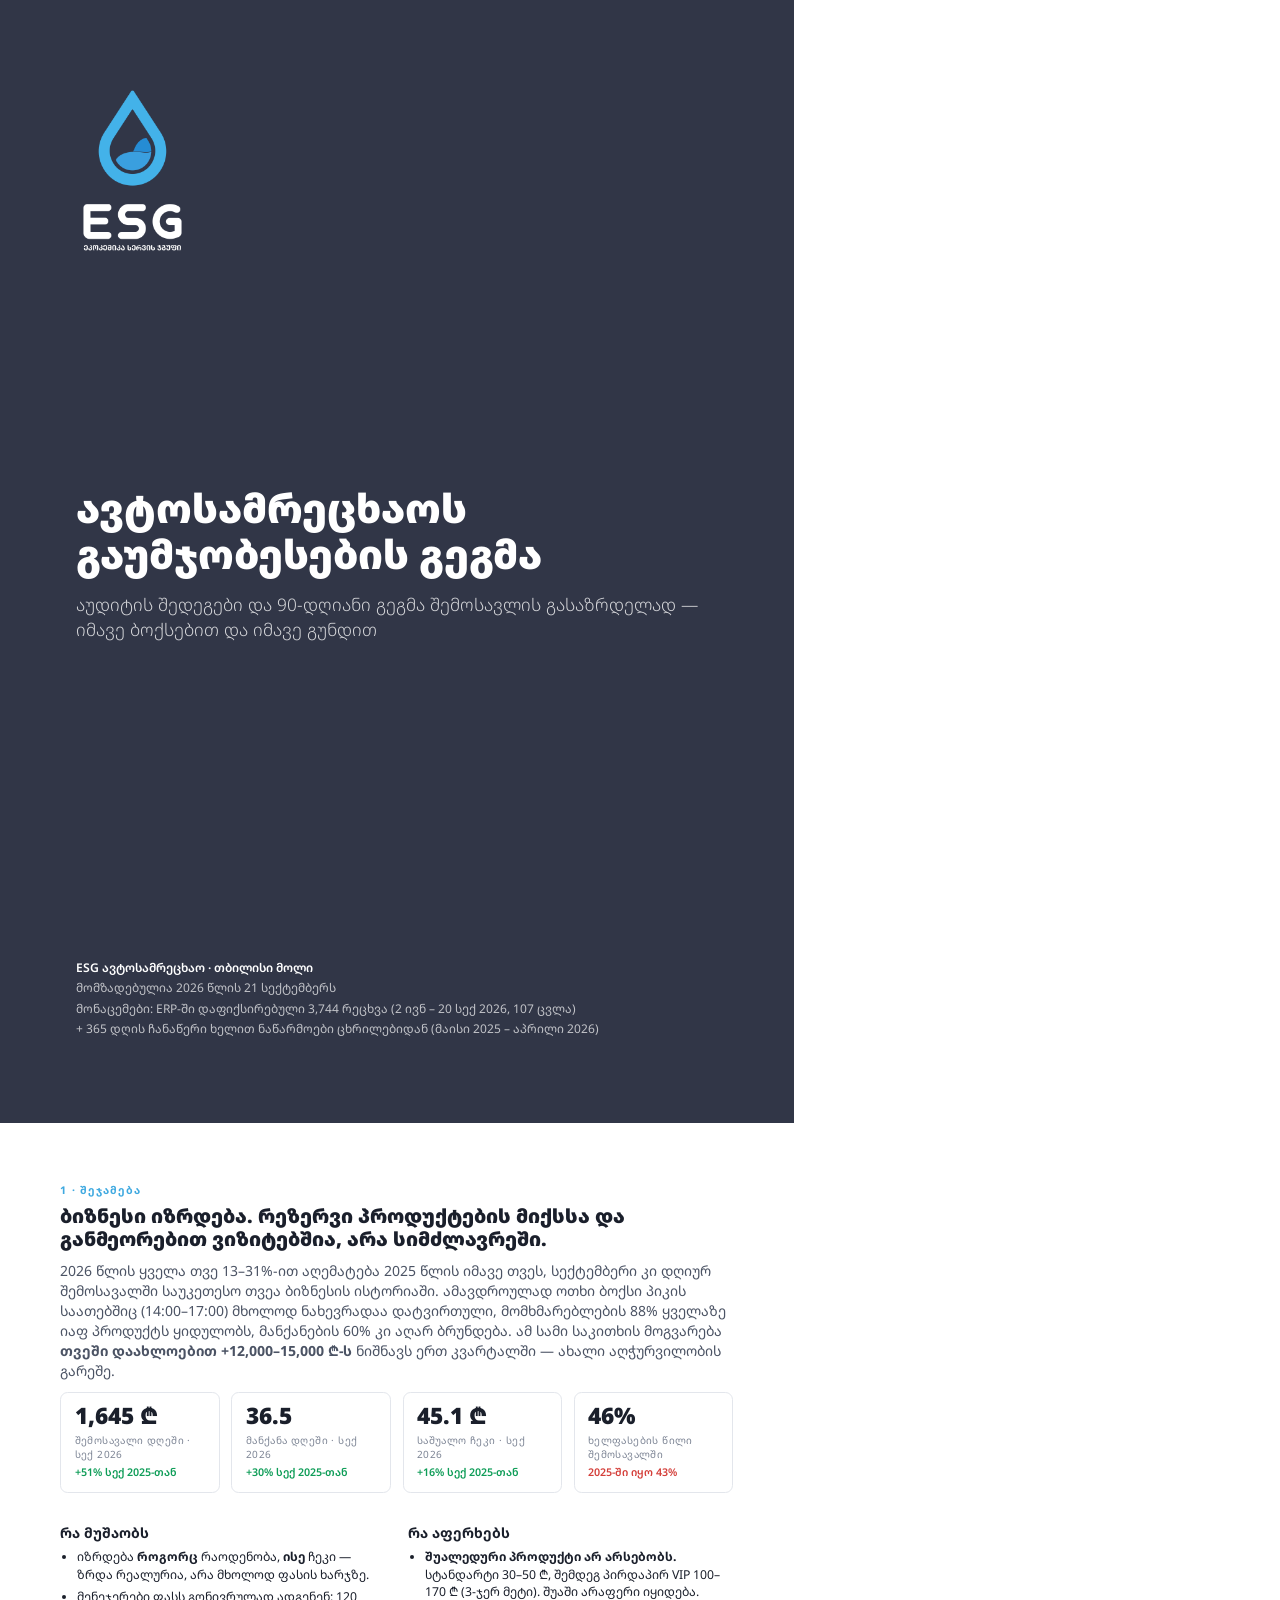
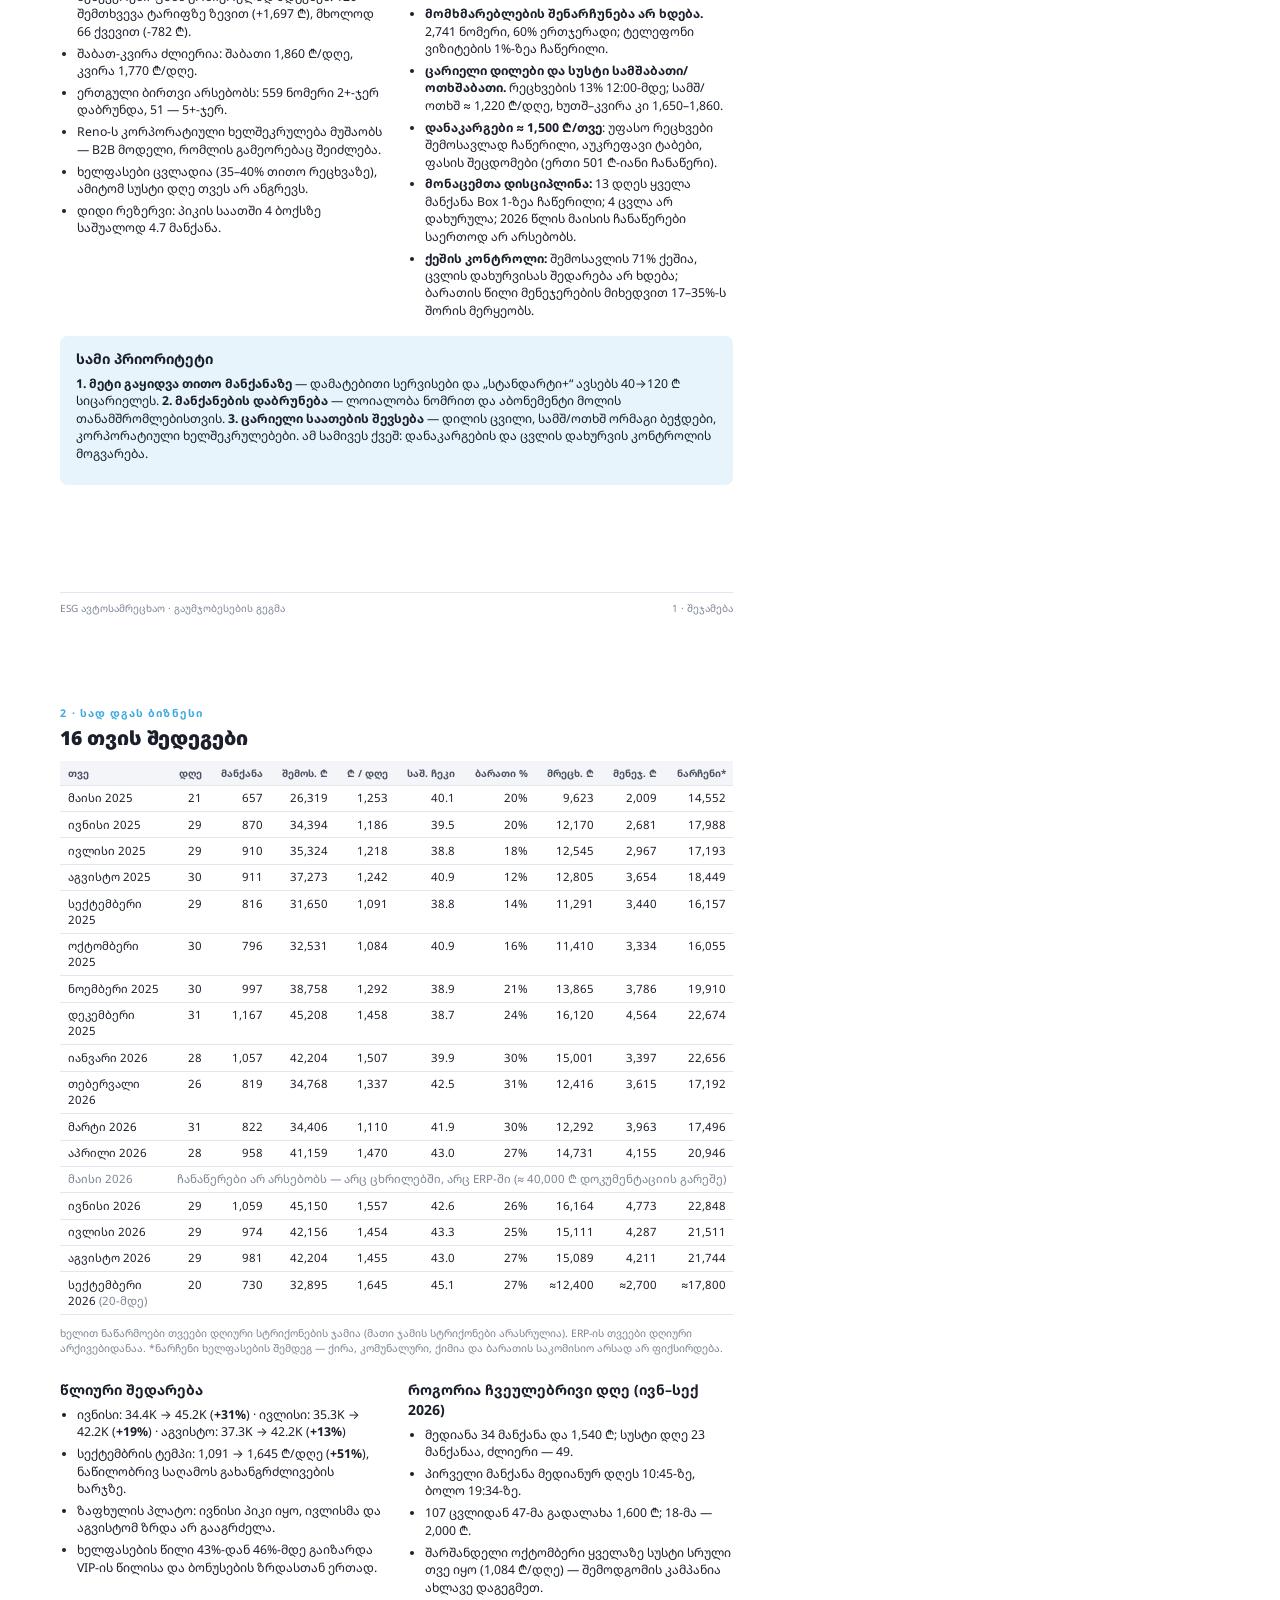
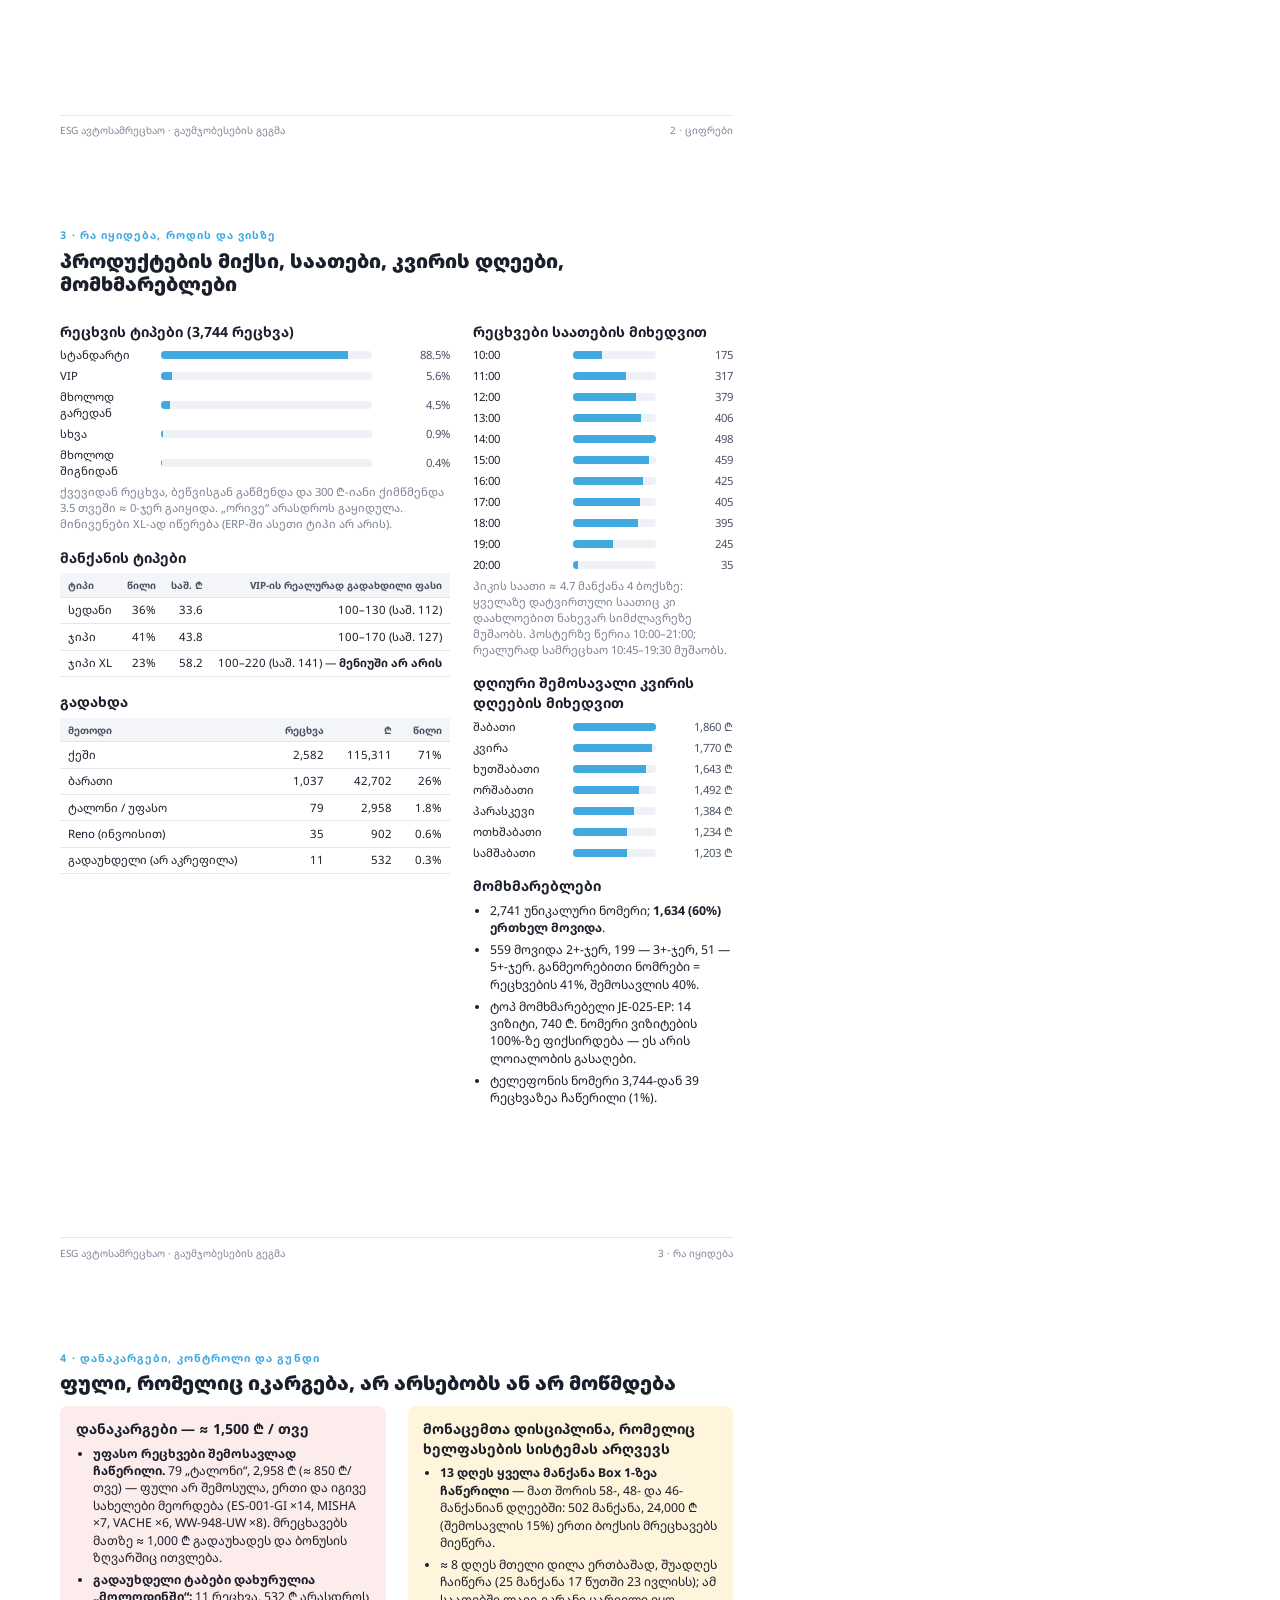
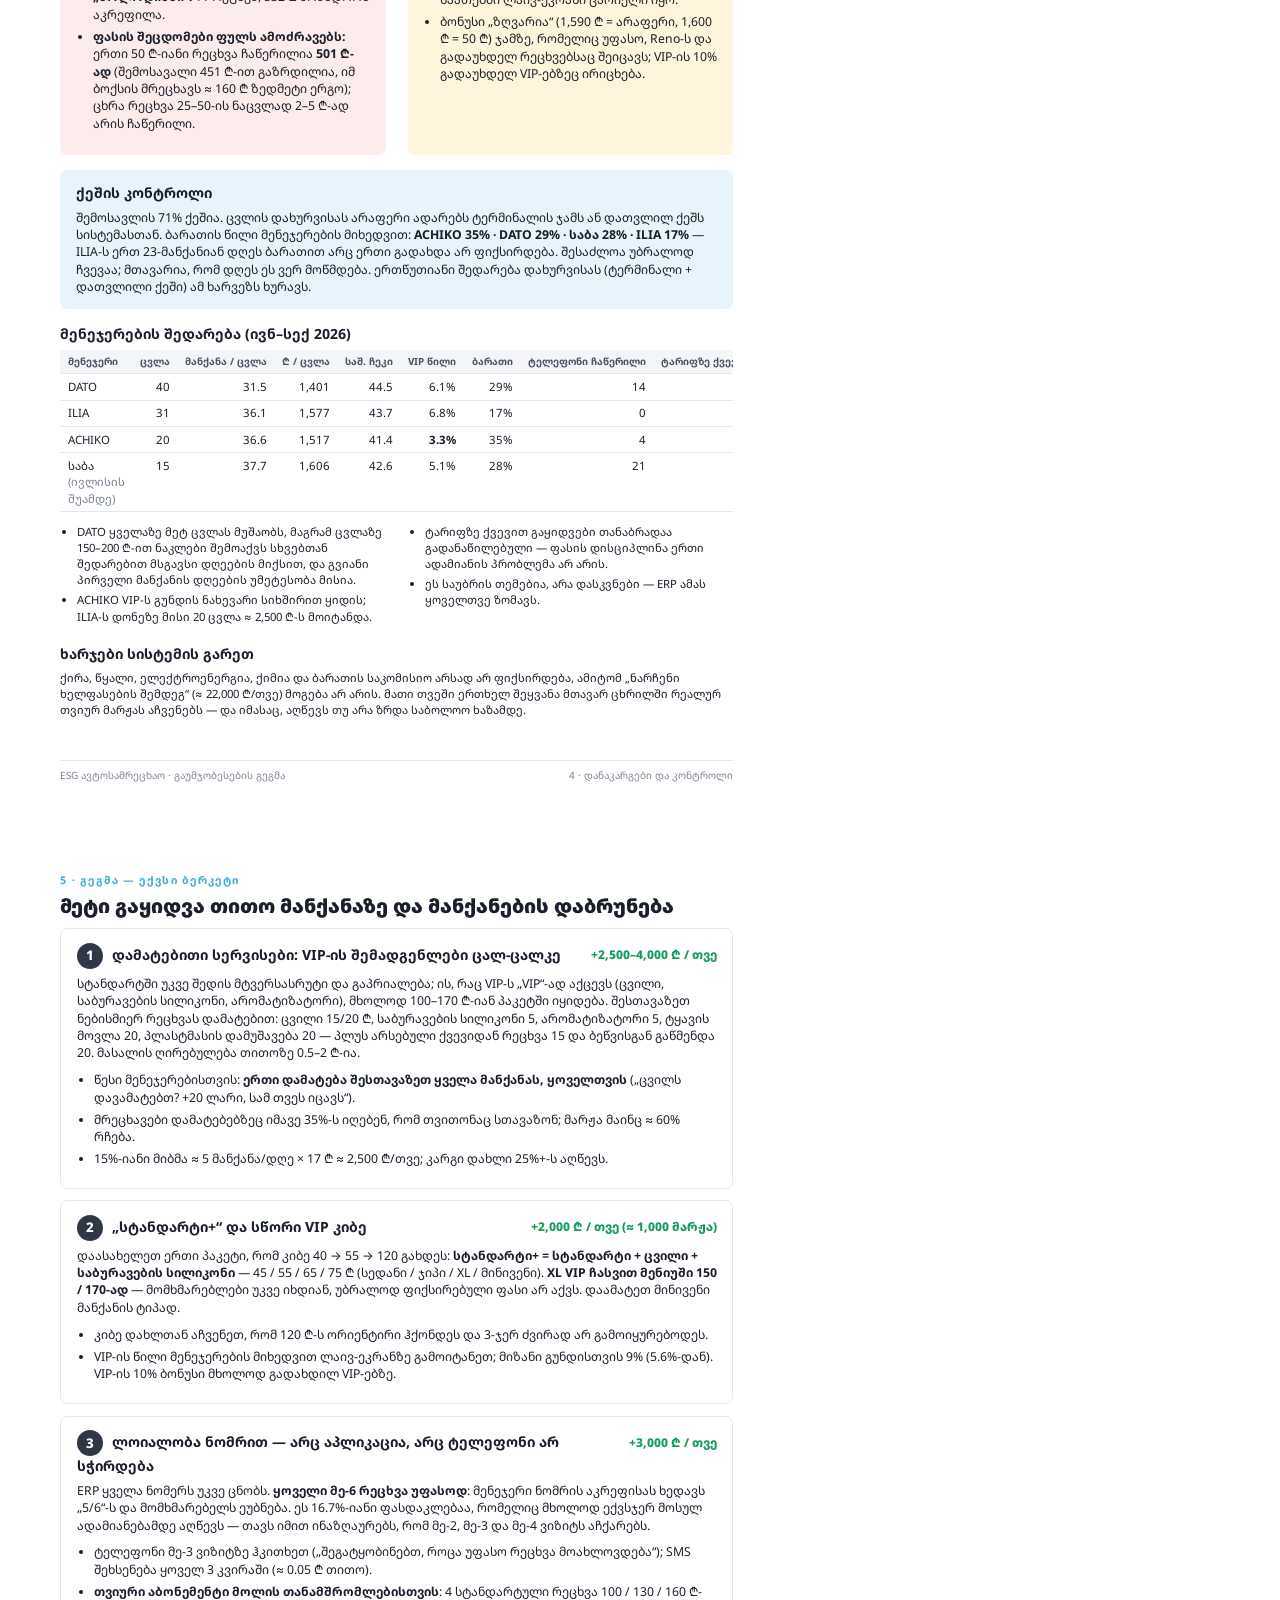
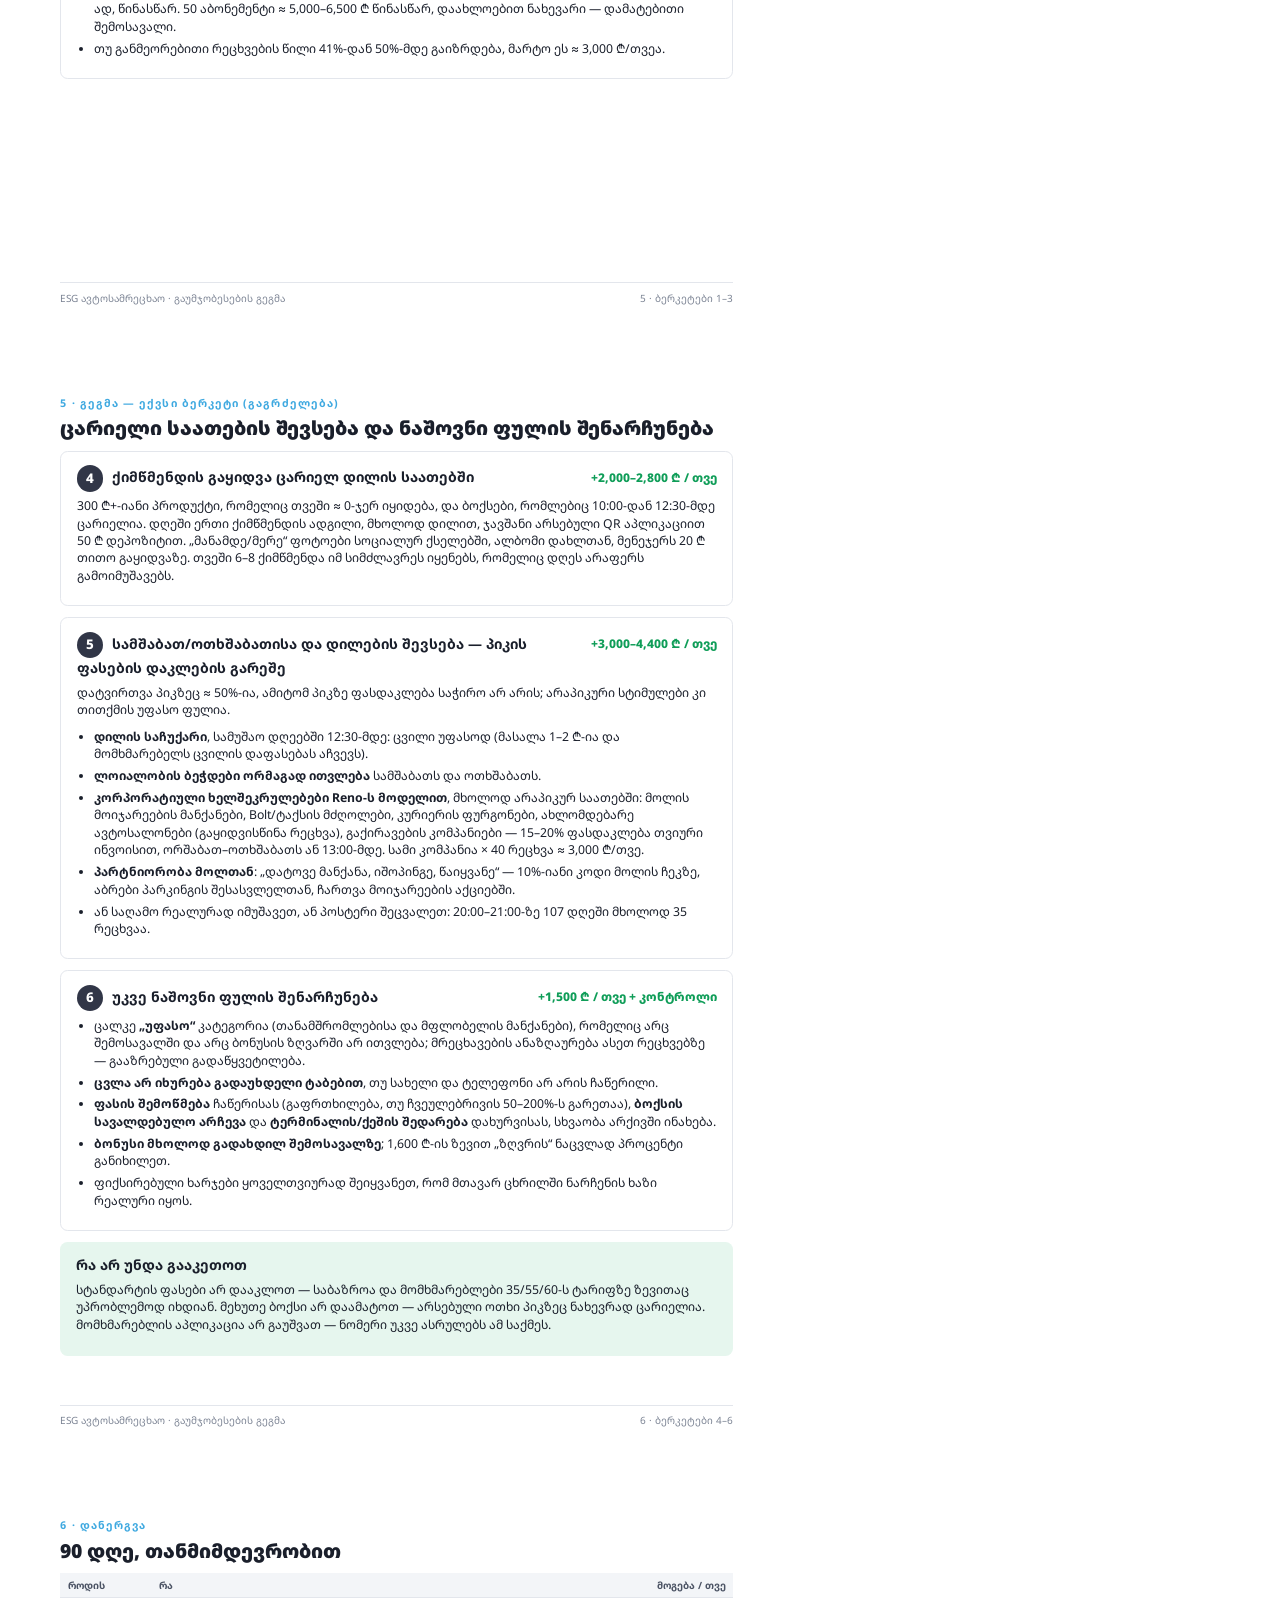
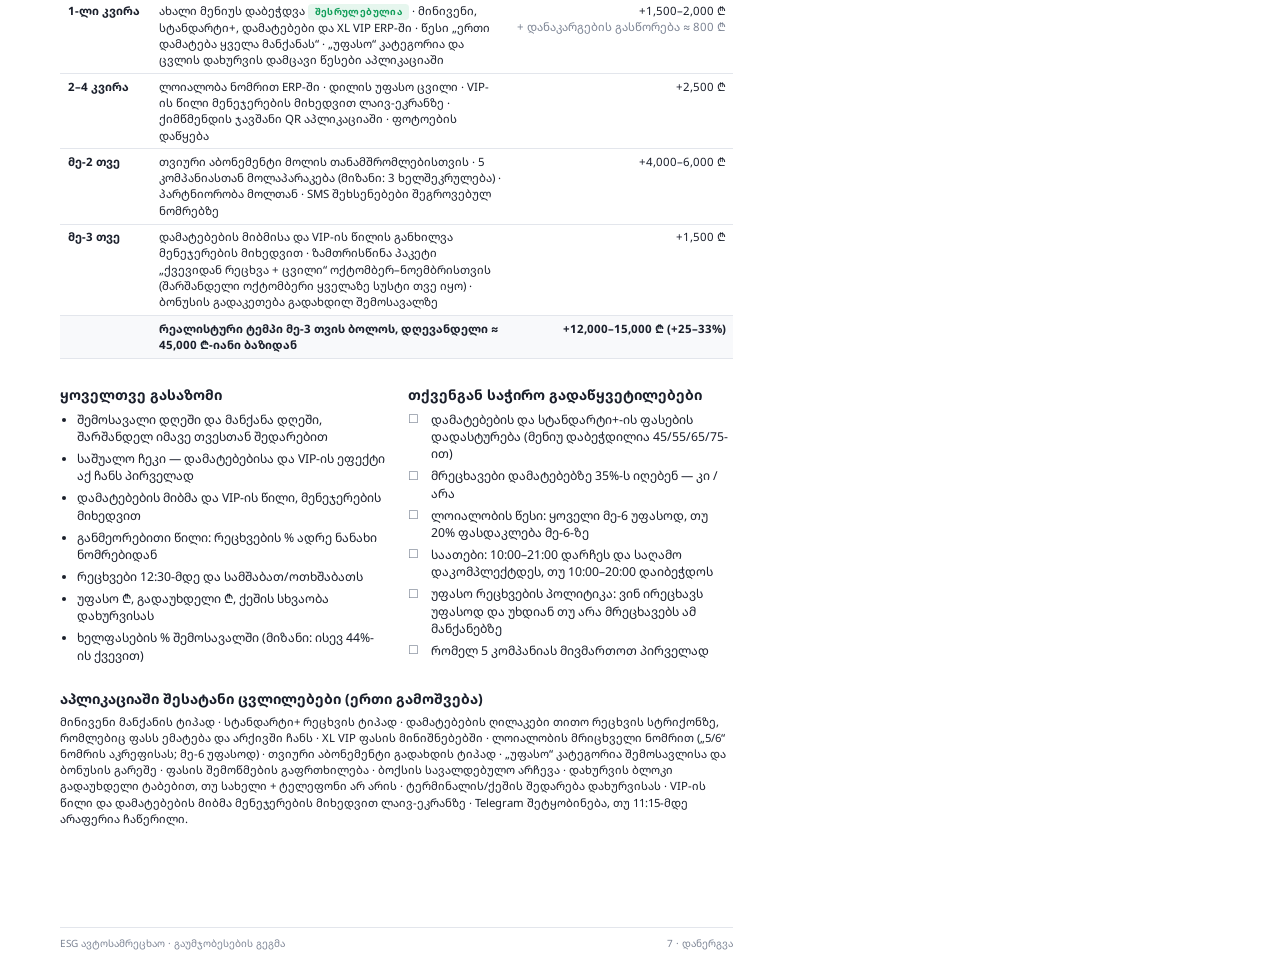
<file: plan/ESG_improvement_plan_KA.html>
<!DOCTYPE html>
<html lang="ka">
<head>
<meta charset="UTF-8">
<title>ESG ავტოსამრეცხაო — გაუმჯობესების გეგმა</title>
<link rel="preconnect" href="https://fonts.googleapis.com">
<link href="https://fonts.googleapis.com/css2?family=Noto+Sans+Georgian:wght@300;400;600;700;900&family=Inter:wght@300;400;600;700;800&display=swap" rel="stylesheet">
<style>
:root{--navy:#313647;--ink:#1a1f2b;--ink2:#4b5364;--ink3:#7c8494;--line:#e3e6ec;--blue:#3fa9e0;--blue2:#e7f4fc;--green:#0f9d58;--green2:#e6f6ee;--amber:#d98a00;--amber2:#fff4dc;--red:#d43f3a;--red2:#fdecec}
@page{size:A4;margin:0}
*{box-sizing:border-box;margin:0;padding:0}
html,body{background:#fff;color:var(--ink);font-family:'Noto Sans Georgian','Inter',sans-serif;font-size:9.2pt;line-height:1.42;-webkit-print-color-adjust:exact;print-color-adjust:exact}
.page{width:210mm;height:297mm;overflow:hidden;position:relative;page-break-after:always;background:#fff}
.page:last-child{page-break-after:auto}
.inner{position:absolute;top:16mm;left:16mm;right:16mm;bottom:16mm;overflow:hidden}
.foot{position:absolute;left:16mm;right:16mm;bottom:8mm;display:flex;justify-content:space-between;font-size:7.5pt;color:var(--ink3);border-top:1px solid var(--line);padding-top:2mm}
h1{font-size:22pt;font-weight:900;line-height:1.15}
h2{font-size:14.5pt;font-weight:900;line-height:1.2;margin:0 0 3mm}
h3{font-size:10.5pt;font-weight:700;margin:4mm 0 1.5mm}
p{margin:0 0 2.5mm}
.lead{font-size:10.5pt;color:var(--ink2)}
.kicker{font-size:8pt;font-weight:700;letter-spacing:.1em;text-transform:uppercase;color:var(--blue);margin-bottom:1.5mm}
ul{margin:0 0 2.5mm 4.5mm}
li{margin-bottom:1.2mm}
b{font-weight:700}
.muted{color:var(--ink3)}
.small{font-size:8.5pt}
table{border-collapse:collapse;width:100%;font-variant-numeric:tabular-nums;margin:1.5mm 0 3mm}
th{font-size:7.4pt;font-weight:700;color:var(--ink2);text-align:left;padding:1.3mm 2mm;background:#f3f5f8;border-bottom:1.5px solid var(--line);white-space:nowrap}
td{padding:1.2mm 2mm;border-bottom:1px solid var(--line);vertical-align:top;font-size:8.6pt}
td.n,th.n{text-align:right;white-space:nowrap}
tr.total td{font-weight:700;background:#f8f9fb}
.kpis{display:grid;grid-template-columns:repeat(4,1fr);gap:3mm;margin:3mm 0 4mm}
.kpi{border:1px solid var(--line);border-radius:2mm;padding:3mm 3.5mm}
.kpi .v{font-size:17pt;font-weight:900;line-height:1.1}
.kpi .l{font-size:7.5pt;color:var(--ink3);margin-top:1mm;text-transform:uppercase;letter-spacing:.04em}
.kpi .d{font-size:8pt;margin-top:1mm;font-weight:600}
.up{color:var(--green)}.down{color:var(--red)}
.cols{display:grid;grid-template-columns:1fr 1fr;gap:6mm}
.box{border-radius:2mm;padding:3.5mm 4mm;margin:2mm 0 3mm}
.box.blue{background:var(--blue2)}.box.green{background:var(--green2)}.box.amber{background:var(--amber2)}.box.red{background:var(--red2)}
.box h3{margin-top:0}
.pill{display:inline-block;font-size:7pt;font-weight:700;padding:.4mm 1.8mm;border-radius:1mm;letter-spacing:.04em;text-transform:uppercase;vertical-align:middle}
.pill.g{background:var(--green2);color:var(--green)}
.bar{height:2.2mm;background:#eef1f5;border-radius:1mm;overflow:hidden}
.bar i{display:block;height:100%;background:var(--blue)}
.barrow{display:grid;grid-template-columns:24mm 1fr 18mm;align-items:center;gap:2.5mm;font-size:8.5pt;margin-bottom:1.3mm}
.barrow .n{text-align:right;font-variant-numeric:tabular-nums;color:var(--ink2)}
.cover{background:var(--navy);color:#fff}
.cover .inner{top:0;left:0;right:0;bottom:0;padding:22mm 20mm}
.cover .logo{width:30mm;display:block}
.cover h1{font-size:30pt;margin-top:60mm;color:#fff}
.cover .sub{font-size:13pt;font-weight:300;color:rgba(255,255,255,.8);margin-top:4mm}
.cover .meta{position:absolute;left:20mm;bottom:22mm;font-size:9pt;color:rgba(255,255,255,.7);line-height:1.7}
.cover .meta b{color:#fff;font-weight:600}
.num{display:inline-flex;align-items:center;justify-content:center;width:7mm;height:7mm;border-radius:50%;background:var(--navy);color:#fff;font-weight:800;font-size:10pt;margin-right:2.5mm;vertical-align:middle}
.lever{border:1px solid var(--line);border-radius:2mm;padding:3.5mm 4mm 3mm;margin-bottom:3mm}
.lever .hd{display:flex;justify-content:space-between;align-items:flex-start;margin-bottom:1.5mm;gap:4mm}
.lever .hd h3{margin:0;font-size:10.5pt}
.lever .est{font-size:9pt;font-weight:800;color:var(--green);white-space:nowrap;padding-top:1mm}
.check{list-style:none;margin-left:0}
.check li{padding-left:6mm;position:relative}
.check li:before{content:'☐';position:absolute;left:0;top:-.2mm;color:var(--ink3)}
</style>
</head>
<body>

<!-- ═══════════ ყდა ═══════════ -->
<div class="page cover">
  <div class="inner">
    <img class="logo" src="logo-dark.png" alt="ESG">
    <h1>ავტოსამრეცხაოს<br>გაუმჯობესების გეგმა</h1>
    <div class="sub">აუდიტის შედეგები და 90-დღიანი გეგმა შემოსავლის გასაზრდელად —<br>იმავე ბოქსებით და იმავე გუნდით</div>
    <div class="meta">
      <b>ESG ავტოსამრეცხაო · თბილისი მოლი</b><br>
      მომზადებულია 2026 წლის 21 სექტემბერს<br>
      მონაცემები: ERP-ში დაფიქსირებული 3,744 რეცხვა (2 ივნ – 20 სექ 2026, 107 ცვლა)<br>
      + 365 დღის ჩანაწერი ხელით ნაწარმოები ცხრილებიდან (მაისი 2025 – აპრილი 2026)
    </div>
  </div>
</div>

<!-- ═══════════ 1. შეჯამება ═══════════ -->
<div class="page">
  <div class="inner">
    <div class="kicker">1 · შეჯამება</div>
    <h2>ბიზნესი იზრდება. რეზერვი პროდუქტების მიქსსა და განმეორებით ვიზიტებშია, არა სიმძლავრეში.</h2>
    <p class="lead">2026 წლის ყველა თვე 13–31%-ით აღემატება 2025 წლის იმავე თვეს, სექტემბერი კი დღიურ შემოსავალში საუკეთესო თვეა ბიზნესის ისტორიაში. ამავდროულად ოთხი ბოქსი პიკის საათებშიც (14:00–17:00) მხოლოდ ნახევრადაა დატვირთული, მომხმარებლების 88% ყველაზე იაფ პროდუქტს ყიდულობს, მანქანების 60% კი აღარ ბრუნდება. ამ სამი საკითხის მოგვარება <b>თვეში დაახლოებით +12,000–15,000 ₾-ს</b> ნიშნავს ერთ კვარტალში — ახალი აღჭურვილობის გარეშე.</p>

    <div class="kpis">
      <div class="kpi"><div class="v">1,645 ₾</div><div class="l">შემოსავალი დღეში · სექ 2026</div><div class="d up">+51% სექ 2025-თან</div></div>
      <div class="kpi"><div class="v">36.5</div><div class="l">მანქანა დღეში · სექ 2026</div><div class="d up">+30% სექ 2025-თან</div></div>
      <div class="kpi"><div class="v">45.1 ₾</div><div class="l">საშუალო ჩეკი · სექ 2026</div><div class="d up">+16% სექ 2025-თან</div></div>
      <div class="kpi"><div class="v">46%</div><div class="l">ხელფასების წილი შემოსავალში</div><div class="d down">2025-ში იყო 43%</div></div>
    </div>

    <div class="cols">
      <div>
        <h3>რა მუშაობს</h3>
        <ul>
          <li>იზრდება <b>როგორც</b> რაოდენობა, <b>ისე</b> ჩეკი — ზრდა რეალურია, არა მხოლოდ ფასის ხარჯზე.</li>
          <li>მენეჯერები ფასს გონივრულად ადგენენ: 120 შემთხვევა ტარიფზე ზევით (+1,697 ₾), მხოლოდ 66 ქვევით (−782 ₾).</li>
          <li>შაბათ-კვირა ძლიერია: შაბათი 1,860 ₾/დღე, კვირა 1,770 ₾/დღე.</li>
          <li>ერთგული ბირთვი არსებობს: 559 ნომერი 2+-ჯერ დაბრუნდა, 51 — 5+-ჯერ.</li>
          <li>Reno-ს კორპორატიული ხელშეკრულება მუშაობს — B2B მოდელი, რომლის გამეორებაც შეიძლება.</li>
          <li>ხელფასები ცვლადია (35–40% თითო რეცხვაზე), ამიტომ სუსტი დღე თვეს არ ანგრევს.</li>
          <li>დიდი რეზერვი: პიკის საათში 4 ბოქსზე საშუალოდ 4.7 მანქანა.</li>
        </ul>
      </div>
      <div>
        <h3>რა აფერხებს</h3>
        <ul>
          <li><b>შუალედური პროდუქტი არ არსებობს.</b> სტანდარტი 30–50 ₾, შემდეგ პირდაპირ VIP 100–170 ₾ (3-ჯერ მეტი). შუაში არაფერი იყიდება.</li>
          <li><b>მომხმარებლების შენარჩუნება არ ხდება.</b> 2,741 ნომერი, 60% ერთჯერადი; ტელეფონი ვიზიტების 1%-ზეა ჩაწერილი.</li>
          <li><b>ცარიელი დილები და სუსტი სამშაბათი/ოთხშაბათი.</b> რეცხვების 13% 12:00-მდე; სამშ/ოთხშ ≈ 1,220 ₾/დღე, ხუთშ–კვირა კი 1,650–1,860.</li>
          <li><b>დანაკარგები ≈ 1,500 ₾/თვე</b>: უფასო რეცხვები შემოსავლად ჩაწერილი, აუკრეფავი ტაბები, ფასის შეცდომები (ერთი 501 ₾-იანი ჩანაწერი).</li>
          <li><b>მონაცემთა დისციპლინა:</b> 13 დღეს ყველა მანქანა Box 1-ზეა ჩაწერილი; 4 ცვლა არ დახურულა; 2026 წლის მაისის ჩანაწერები საერთოდ არ არსებობს.</li>
          <li><b>ქეშის კონტროლი:</b> შემოსავლის 71% ქეშია, ცვლის დახურვისას შედარება არ ხდება; ბარათის წილი მენეჯერების მიხედვით 17–35%-ს შორის მერყეობს.</li>
        </ul>
      </div>
    </div>

    <div class="box blue">
      <h3>სამი პრიორიტეტი</h3>
      <p><b>1. მეტი გაყიდვა თითო მანქანაზე</b> — დამატებითი სერვისები და „სტანდარტი+“ ავსებს 40→120 ₾ სიცარიელეს. <b>2. მანქანების დაბრუნება</b> — ლოიალობა ნომრით და აბონემენტი მოლის თანამშრომლებისთვის. <b>3. ცარიელი საათების შევსება</b> — დილის ცვილი, სამშ/ოთხშ ორმაგი ბეჭდები, კორპორატიული ხელშეკრულებები. ამ სამივეს ქვეშ: დანაკარგების და ცვლის დახურვის კონტროლის მოგვარება.</p>
    </div>
  </div>
  <div class="foot"><span>ESG ავტოსამრეცხაო · გაუმჯობესების გეგმა</span><span>1 · შეჯამება</span></div>
</div>

<!-- ═══════════ 2. ციფრები ═══════════ -->
<div class="page">
  <div class="inner">
    <div class="kicker">2 · სად დგას ბიზნესი</div>
    <h2>16 თვის შედეგები</h2>

    <table>
      <thead><tr><th style="width:34mm">თვე</th><th class="n">დღე</th><th class="n">მანქანა</th><th class="n">შემოს. ₾</th><th class="n">₾ / დღე</th><th class="n">საშ. ჩეკი</th><th class="n">ბარათი %</th><th class="n">მრეცხ. ₾</th><th class="n">მენეჯ. ₾</th><th class="n">ნარჩენი*</th></tr></thead>
      <tbody>
        <tr><td>მაისი 2025</td><td class="n">21</td><td class="n">657</td><td class="n">26,319</td><td class="n">1,253</td><td class="n">40.1</td><td class="n">20%</td><td class="n">9,623</td><td class="n">2,009</td><td class="n">14,552</td></tr>
        <tr><td>ივნისი 2025</td><td class="n">29</td><td class="n">870</td><td class="n">34,394</td><td class="n">1,186</td><td class="n">39.5</td><td class="n">20%</td><td class="n">12,170</td><td class="n">2,681</td><td class="n">17,988</td></tr>
        <tr><td>ივლისი 2025</td><td class="n">29</td><td class="n">910</td><td class="n">35,324</td><td class="n">1,218</td><td class="n">38.8</td><td class="n">18%</td><td class="n">12,545</td><td class="n">2,967</td><td class="n">17,193</td></tr>
        <tr><td>აგვისტო 2025</td><td class="n">30</td><td class="n">911</td><td class="n">37,273</td><td class="n">1,242</td><td class="n">40.9</td><td class="n">12%</td><td class="n">12,805</td><td class="n">3,654</td><td class="n">18,449</td></tr>
        <tr><td>სექტემბერი 2025</td><td class="n">29</td><td class="n">816</td><td class="n">31,650</td><td class="n">1,091</td><td class="n">38.8</td><td class="n">14%</td><td class="n">11,291</td><td class="n">3,440</td><td class="n">16,157</td></tr>
        <tr><td>ოქტომბერი 2025</td><td class="n">30</td><td class="n">796</td><td class="n">32,531</td><td class="n">1,084</td><td class="n">40.9</td><td class="n">16%</td><td class="n">11,410</td><td class="n">3,334</td><td class="n">16,055</td></tr>
        <tr><td>ნოემბერი 2025</td><td class="n">30</td><td class="n">997</td><td class="n">38,758</td><td class="n">1,292</td><td class="n">38.9</td><td class="n">21%</td><td class="n">13,865</td><td class="n">3,786</td><td class="n">19,910</td></tr>
        <tr><td>დეკემბერი 2025</td><td class="n">31</td><td class="n">1,167</td><td class="n">45,208</td><td class="n">1,458</td><td class="n">38.7</td><td class="n">24%</td><td class="n">16,120</td><td class="n">4,564</td><td class="n">22,674</td></tr>
        <tr><td>იანვარი 2026</td><td class="n">28</td><td class="n">1,057</td><td class="n">42,204</td><td class="n">1,507</td><td class="n">39.9</td><td class="n">30%</td><td class="n">15,001</td><td class="n">3,397</td><td class="n">22,656</td></tr>
        <tr><td>თებერვალი 2026</td><td class="n">26</td><td class="n">819</td><td class="n">34,768</td><td class="n">1,337</td><td class="n">42.5</td><td class="n">31%</td><td class="n">12,416</td><td class="n">3,615</td><td class="n">17,192</td></tr>
        <tr><td>მარტი 2026</td><td class="n">31</td><td class="n">822</td><td class="n">34,406</td><td class="n">1,110</td><td class="n">41.9</td><td class="n">30%</td><td class="n">12,292</td><td class="n">3,963</td><td class="n">17,496</td></tr>
        <tr><td>აპრილი 2026</td><td class="n">28</td><td class="n">958</td><td class="n">41,159</td><td class="n">1,470</td><td class="n">43.0</td><td class="n">27%</td><td class="n">14,731</td><td class="n">4,155</td><td class="n">20,946</td></tr>
        <tr><td class="muted">მაისი 2026</td><td class="n muted" colspan="9">ჩანაწერები არ არსებობს — არც ცხრილებში, არც ERP-ში (≈ 40,000 ₾ დოკუმენტაციის გარეშე)</td></tr>
        <tr><td>ივნისი 2026</td><td class="n">29</td><td class="n">1,059</td><td class="n">45,150</td><td class="n">1,557</td><td class="n">42.6</td><td class="n">26%</td><td class="n">16,164</td><td class="n">4,773</td><td class="n">22,848</td></tr>
        <tr><td>ივლისი 2026</td><td class="n">29</td><td class="n">974</td><td class="n">42,156</td><td class="n">1,454</td><td class="n">43.3</td><td class="n">25%</td><td class="n">15,111</td><td class="n">4,287</td><td class="n">21,511</td></tr>
        <tr><td>აგვისტო 2026</td><td class="n">29</td><td class="n">981</td><td class="n">42,204</td><td class="n">1,455</td><td class="n">43.0</td><td class="n">27%</td><td class="n">15,089</td><td class="n">4,211</td><td class="n">21,744</td></tr>
        <tr><td>სექტემბერი 2026 <span class="muted">(20-მდე)</span></td><td class="n">20</td><td class="n">730</td><td class="n">32,895</td><td class="n">1,645</td><td class="n">45.1</td><td class="n">27%</td><td class="n">≈12,400</td><td class="n">≈2,700</td><td class="n">≈17,800</td></tr>
      </tbody>
    </table>
    <p class="small muted" style="font-size:7.8pt">ხელით ნაწარმოები თვეები დღიური სტრიქონების ჯამია (მათი ჯამის სტრიქონები არასრულია). ERP-ის თვეები დღიური არქივებიდანაა. *ნარჩენი ხელფასების შემდეგ — ქირა, კომუნალური, ქიმია და ბარათის საკომისიო არსად არ ფიქსირდება.</p>

    <div class="cols">
      <div>
        <h3>წლიური შედარება</h3>
        <ul>
          <li>ივნისი: 34.4K → 45.2K (<b>+31%</b>) · ივლისი: 35.3K → 42.2K (<b>+19%</b>) · აგვისტო: 37.3K → 42.2K (<b>+13%</b>)</li>
          <li>სექტემბრის ტემპი: 1,091 → 1,645 ₾/დღე (<b>+51%</b>), ნაწილობრივ საღამოს გახანგრძლივების ხარჯზე.</li>
          <li>ზაფხულის პლატო: ივნისი პიკი იყო, ივლისმა და აგვისტომ ზრდა არ გააგრძელა.</li>
          <li>ხელფასების წილი 43%-დან 46%-მდე გაიზარდა VIP-ის წილისა და ბონუსების ზრდასთან ერთად.</li>
        </ul>
      </div>
      <div>
        <h3>როგორია ჩვეულებრივი დღე (ივნ–სექ 2026)</h3>
        <ul>
          <li>მედიანა 34 მანქანა და 1,540 ₾; სუსტი დღე 23 მანქანაა, ძლიერი — 49.</li>
          <li>პირველი მანქანა მედიანურ დღეს 10:45-ზე, ბოლო 19:34-ზე.</li>
          <li>107 ცვლიდან 47-მა გადალახა 1,600 ₾; 18-მა — 2,000 ₾.</li>
          <li>შარშანდელი ოქტომბერი ყველაზე სუსტი სრული თვე იყო (1,084 ₾/დღე) — შემოდგომის კამპანია ახლავე დაგეგმეთ.</li>
        </ul>
      </div>
    </div>
  </div>
  <div class="foot"><span>ESG ავტოსამრეცხაო · გაუმჯობესების გეგმა</span><span>2 · ციფრები</span></div>
</div>

<!-- ═══════════ 3. რა იყიდება ═══════════ -->
<div class="page">
  <div class="inner">
    <div class="kicker">3 · რა იყიდება, როდის და ვისზე</div>
    <h2>პროდუქტების მიქსი, საათები, კვირის დღეები, მომხმარებლები</h2>

    <div class="cols">
      <div>
        <h3>რეცხვის ტიპები (3,744 რეცხვა)</h3>
        <div class="barrow"><span>სტანდარტი</span><div class="bar"><i style="width:88.5%"></i></div><span class="n">88.5%</span></div>
        <div class="barrow"><span>VIP</span><div class="bar"><i style="width:5.6%"></i></div><span class="n">5.6%</span></div>
        <div class="barrow"><span>მხოლოდ გარედან</span><div class="bar"><i style="width:4.5%"></i></div><span class="n">4.5%</span></div>
        <div class="barrow"><span>სხვა</span><div class="bar"><i style="width:0.9%"></i></div><span class="n">0.9%</span></div>
        <div class="barrow"><span>მხოლოდ შიგნიდან</span><div class="bar"><i style="width:0.4%"></i></div><span class="n">0.4%</span></div>
        <p class="small muted">ქვევიდან რეცხვა, ბეწვისგან გაწმენდა და 300 ₾-იანი ქიმწმენდა 3.5 თვეში ≈ 0-ჯერ გაიყიდა. „ორივე“ არასდროს გაყიდულა. მინივენები XL-ად იწერება (ERP-ში ასეთი ტიპი არ არის).</p>

        <h3>მანქანის ტიპები</h3>
        <table>
          <thead><tr><th>ტიპი</th><th class="n">წილი</th><th class="n">საშ. ₾</th><th class="n">VIP-ის რეალურად გადახდილი ფასი</th></tr></thead>
          <tbody>
            <tr><td>სედანი</td><td class="n">36%</td><td class="n">33.6</td><td class="n">100–130 (საშ. 112)</td></tr>
            <tr><td>ჯიპი</td><td class="n">41%</td><td class="n">43.8</td><td class="n">100–170 (საშ. 127)</td></tr>
            <tr><td>ჯიპი XL</td><td class="n">23%</td><td class="n">58.2</td><td class="n">100–220 (საშ. 141) — <b>მენიუში არ არის</b></td></tr>
          </tbody>
        </table>

        <h3>გადახდა</h3>
        <table>
          <thead><tr><th>მეთოდი</th><th class="n">რეცხვა</th><th class="n">₾</th><th class="n">წილი</th></tr></thead>
          <tbody>
            <tr><td>ქეში</td><td class="n">2,582</td><td class="n">115,311</td><td class="n">71%</td></tr>
            <tr><td>ბარათი</td><td class="n">1,037</td><td class="n">42,702</td><td class="n">26%</td></tr>
            <tr><td>ტალონი / უფასო</td><td class="n">79</td><td class="n">2,958</td><td class="n">1.8%</td></tr>
            <tr><td>Reno (ინვოისით)</td><td class="n">35</td><td class="n">902</td><td class="n">0.6%</td></tr>
            <tr><td>გადაუხდელი (არ აკრეფილა)</td><td class="n">11</td><td class="n">532</td><td class="n">0.3%</td></tr>
          </tbody>
        </table>
      </div>
      <div>
        <h3>რეცხვები საათების მიხედვით</h3>
        <div class="barrow"><span>10:00</span><div class="bar"><i style="width:35%"></i></div><span class="n">175</span></div>
        <div class="barrow"><span>11:00</span><div class="bar"><i style="width:64%"></i></div><span class="n">317</span></div>
        <div class="barrow"><span>12:00</span><div class="bar"><i style="width:76%"></i></div><span class="n">379</span></div>
        <div class="barrow"><span>13:00</span><div class="bar"><i style="width:82%"></i></div><span class="n">406</span></div>
        <div class="barrow"><span>14:00</span><div class="bar"><i style="width:100%"></i></div><span class="n">498</span></div>
        <div class="barrow"><span>15:00</span><div class="bar"><i style="width:92%"></i></div><span class="n">459</span></div>
        <div class="barrow"><span>16:00</span><div class="bar"><i style="width:85%"></i></div><span class="n">425</span></div>
        <div class="barrow"><span>17:00</span><div class="bar"><i style="width:81%"></i></div><span class="n">405</span></div>
        <div class="barrow"><span>18:00</span><div class="bar"><i style="width:79%"></i></div><span class="n">395</span></div>
        <div class="barrow"><span>19:00</span><div class="bar"><i style="width:49%"></i></div><span class="n">245</span></div>
        <div class="barrow"><span>20:00</span><div class="bar"><i style="width:7%"></i></div><span class="n">35</span></div>
        <p class="small muted">პიკის საათი ≈ 4.7 მანქანა 4 ბოქსზე: ყველაზე დატვირთული საათიც კი დაახლოებით ნახევარ სიმძლავრეზე მუშაობს. პოსტერზე წერია 10:00–21:00; რეალურად სამრეცხაო 10:45–19:30 მუშაობს.</p>

        <h3>დღიური შემოსავალი კვირის დღეების მიხედვით</h3>
        <div class="barrow"><span>შაბათი</span><div class="bar"><i style="width:100%"></i></div><span class="n">1,860 ₾</span></div>
        <div class="barrow"><span>კვირა</span><div class="bar"><i style="width:95%"></i></div><span class="n">1,770 ₾</span></div>
        <div class="barrow"><span>ხუთშაბათი</span><div class="bar"><i style="width:88%"></i></div><span class="n">1,643 ₾</span></div>
        <div class="barrow"><span>ორშაბათი</span><div class="bar"><i style="width:80%"></i></div><span class="n">1,492 ₾</span></div>
        <div class="barrow"><span>პარასკევი</span><div class="bar"><i style="width:74%"></i></div><span class="n">1,384 ₾</span></div>
        <div class="barrow"><span>ოთხშაბათი</span><div class="bar"><i style="width:66%"></i></div><span class="n">1,234 ₾</span></div>
        <div class="barrow"><span>სამშაბათი</span><div class="bar"><i style="width:65%"></i></div><span class="n">1,203 ₾</span></div>

        <h3>მომხმარებლები</h3>
        <ul>
          <li>2,741 უნიკალური ნომერი; <b>1,634 (60%) ერთხელ მოვიდა</b>.</li>
          <li>559 მოვიდა 2+-ჯერ, 199 — 3+-ჯერ, 51 — 5+-ჯერ. განმეორებითი ნომრები = რეცხვების 41%, შემოსავლის 40%.</li>
          <li>ტოპ მომხმარებელი JE-025-EP: 14 ვიზიტი, 740 ₾. ნომერი ვიზიტების 100%-ზე ფიქსირდება — ეს არის ლოიალობის გასაღები.</li>
          <li>ტელეფონის ნომერი 3,744-დან 39 რეცხვაზეა ჩაწერილი (1%).</li>
        </ul>
      </div>
    </div>
  </div>
  <div class="foot"><span>ESG ავტოსამრეცხაო · გაუმჯობესების გეგმა</span><span>3 · რა იყიდება</span></div>
</div>

<!-- ═══════════ 4. დანაკარგები და კონტროლი ═══════════ -->
<div class="page">
  <div class="inner">
    <div class="kicker">4 · დანაკარგები, კონტროლი და გუნდი</div>
    <h2>ფული, რომელიც იკარგება, არ არსებობს ან არ მოწმდება</h2>

    <div class="cols">
      <div class="box red" style="margin:0">
        <h3>დანაკარგები — ≈ 1,500 ₾ / თვე</h3>
        <ul>
          <li><b>უფასო რეცხვები შემოსავლად ჩაწერილი.</b> 79 „ტალონი“, 2,958 ₾ (≈ 850 ₾/თვე) — ფული არ შემოსულა, ერთი და იგივე სახელები მეორდება (ES-001-GI ×14, MISHA ×7, VACHE ×6, WW-948-UW ×8). მრეცხავებს მათზე ≈ 1,000 ₾ გადაუხადეს და ბონუსის ზღვარშიც ითვლება.</li>
          <li><b>გადაუხდელი ტაბები დახურულია „მოლოდინში“:</b> 11 რეცხვა, 532 ₾ არასდროს აკრეფილა.</li>
          <li><b>ფასის შეცდომები ფულს ამოძრავებს:</b> ერთი 50 ₾-იანი რეცხვა ჩაწერილია <b>501 ₾-ად</b> (შემოსავალი 451 ₾-ით გაზრდილია, იმ ბოქსის მრეცხავს ≈ 160 ₾ ზედმეტი ერგო); ცხრა რეცხვა 25–50-ის ნაცვლად 2–5 ₾-ად არის ჩაწერილი.</li>
        </ul>
      </div>
      <div class="box amber" style="margin:0">
        <h3>მონაცემთა დისციპლინა, რომელიც ხელფასების სისტემას არღვევს</h3>
        <ul>
          <li><b>13 დღეს ყველა მანქანა Box 1-ზეა ჩაწერილი</b> — მათ შორის 58-, 48- და 46-მანქანიან დღეებში: 502 მანქანა, 24,000 ₾ (შემოსავლის 15%) ერთი ბოქსის მრეცხავებს მიეწერა.</li>
          <li>≈ 8 დღეს მთელი დილა ერთბაშად, შუადღეს ჩაიწერა (25 მანქანა 17 წუთში 23 ივლისს); ამ საათებში ლაივ-ეკრანი ცარიელი იყო.</li>
          <li>ბონუსი „ზღვარია“ (1,590 ₾ = არაფერი, 1,600 ₾ = 50 ₾) ჯამზე, რომელიც უფასო, Reno-ს და გადაუხდელ რეცხვებსაც შეიცავს; VIP-ის 10% გადაუხდელ VIP-ებზეც ირიცხება.</li>
        </ul>
      </div>
    </div>

    <div class="box blue" style="margin-top:4mm">
      <h3>ქეშის კონტროლი</h3>
      <p style="margin:0">შემოსავლის 71% ქეშია. ცვლის დახურვისას არაფერი ადარებს ტერმინალის ჯამს ან დათვლილ ქეშს სისტემასთან. ბარათის წილი მენეჯერების მიხედვით: <b>ACHIKO 35% · DATO 29% · საბა 28% · ILIA 17%</b> — ILIA-ს ერთ 23-მანქანიან დღეს ბარათით არც ერთი გადახდა არ ფიქსირდება. შესაძლოა უბრალოდ ჩვევაა; მთავარია, რომ დღეს ეს ვერ მოწმდება. ერთწუთიანი შედარება დახურვისას (ტერმინალი + დათვლილი ქეში) ამ ხარვეზს ხურავს.</p>
    </div>

    <h3>მენეჯერების შედარება (ივნ–სექ 2026)</h3>
    <table>
      <thead><tr><th>მენეჯერი</th><th class="n">ცვლა</th><th class="n">მანქანა / ცვლა</th><th class="n">₾ / ცვლა</th><th class="n">საშ. ჩეკი</th><th class="n">VIP წილი</th><th class="n">ბარათი</th><th class="n">ტელეფონი ჩაწერილი</th><th class="n">ტარიფზე ქვევით</th></tr></thead>
      <tbody>
        <tr><td>DATO</td><td class="n">40</td><td class="n">31.5</td><td class="n">1,401</td><td class="n">44.5</td><td class="n">6.1%</td><td class="n">29%</td><td class="n">14</td><td class="n">21</td></tr>
        <tr><td>ILIA</td><td class="n">31</td><td class="n">36.1</td><td class="n">1,577</td><td class="n">43.7</td><td class="n">6.8%</td><td class="n">17%</td><td class="n">0</td><td class="n">23</td></tr>
        <tr><td>ACHIKO</td><td class="n">20</td><td class="n">36.6</td><td class="n">1,517</td><td class="n">41.4</td><td class="n"><b>3.3%</b></td><td class="n">35%</td><td class="n">4</td><td class="n">15</td></tr>
        <tr><td>საბა <span class="muted">(ივლისის შუამდე)</span></td><td class="n">15</td><td class="n">37.7</td><td class="n">1,606</td><td class="n">42.6</td><td class="n">5.1%</td><td class="n">28%</td><td class="n">21</td><td class="n">7</td></tr>
      </tbody>
    </table>
    <div class="cols">
      <ul class="small" style="margin-bottom:0">
        <li>DATO ყველაზე მეტ ცვლას მუშაობს, მაგრამ ცვლაზე 150–200 ₾-ით ნაკლები შემოაქვს სხვებთან შედარებით მსგავსი დღეების მიქსით, და გვიანი პირველი მანქანის დღეების უმეტესობა მისია.</li>
        <li>ACHIKO VIP-ს გუნდის ნახევარი სიხშირით ყიდის; ILIA-ს დონეზე მისი 20 ცვლა ≈ 2,500 ₾-ს მოიტანდა.</li>
      </ul>
      <ul class="small" style="margin-bottom:0">
        <li>ტარიფზე ქვევით გაყიდვები თანაბრადაა გადანაწილებული — ფასის დისციპლინა ერთი ადამიანის პრობლემა არ არის.</li>
        <li>ეს საუბრის თემებია, არა დასკვნები — ERP ამას ყოველთვე ზომავს.</li>
      </ul>
    </div>

    <h3>ხარჯები სისტემის გარეთ</h3>
    <p class="small" style="margin:0">ქირა, წყალი, ელექტროენერგია, ქიმია და ბარათის საკომისიო არსად არ ფიქსირდება, ამიტომ „ნარჩენი ხელფასების შემდეგ“ (≈ 22,000 ₾/თვე) მოგება არ არის. მათი თვეში ერთხელ შეყვანა მთავარ ცხრილში რეალურ თვიურ მარჟას აჩვენებს — და იმასაც, აღწევს თუ არა ზრდა საბოლოო ხაზამდე.</p>
  </div>
  <div class="foot"><span>ESG ავტოსამრეცხაო · გაუმჯობესების გეგმა</span><span>4 · დანაკარგები და კონტროლი</span></div>
</div>

<!-- ═══════════ 5. ბერკეტები ა ═══════════ -->
<div class="page">
  <div class="inner">
    <div class="kicker">5 · გეგმა — ექვსი ბერკეტი</div>
    <h2>მეტი გაყიდვა თითო მანქანაზე და მანქანების დაბრუნება</h2>

    <div class="lever">
      <div class="hd"><h3><span class="num">1</span>დამატებითი სერვისები: VIP-ის შემადგენლები ცალ-ცალკე</h3><span class="est">+2,500–4,000 ₾ / თვე</span></div>
      <p>სტანდარტში უკვე შედის მტვერსასრუტი და გაპრიალება; ის, რაც VIP-ს „VIP“-ად აქცევს (ცვილი, საბურავების სილიკონი, არომატიზატორი), მხოლოდ 100–170 ₾-იან პაკეტში იყიდება. შესთავაზეთ ნებისმიერ რეცხვას დამატებით: ცვილი 15/20 ₾, საბურავების სილიკონი 5, არომატიზატორი 5, ტყავის მოვლა 20, პლასტმასის დამუშავება 20 — პლუს არსებული ქვევიდან რეცხვა 15 და ბეწვისგან გაწმენდა 20. მასალის ღირებულება თითოზე 0.5–2 ₾-ია.</p>
      <ul>
        <li>წესი მენეჯერებისთვის: <b>ერთი დამატება შესთავაზეთ ყველა მანქანას, ყოველთვის</b> („ცვილს დავამატებთ? +20 ლარი, სამ თვეს იცავს“).</li>
        <li>მრეცხავები დამატებებზეც იმავე 35%-ს იღებენ, რომ თვითონაც სთავაზონ; მარჟა მაინც ≈ 60% რჩება.</li>
        <li>15%-იანი მიბმა ≈ 5 მანქანა/დღე × 17 ₾ ≈ 2,500 ₾/თვე; კარგი დახლი 25%+-ს აღწევს.</li>
      </ul>
    </div>

    <div class="lever">
      <div class="hd"><h3><span class="num">2</span>„სტანდარტი+“ და სწორი VIP კიბე</h3><span class="est">+2,000 ₾ / თვე (≈ 1,000 მარჟა)</span></div>
      <p>დაასახელეთ ერთი პაკეტი, რომ კიბე 40 → 55 → 120 გახდეს: <b>სტანდარტი+ = სტანდარტი + ცვილი + საბურავების სილიკონი</b> — 45 / 55 / 65 / 75 ₾ (სედანი / ჯიპი / XL / მინივენი). <b>XL VIP ჩასვით მენიუში 150 / 170-ად</b> — მომხმარებლები უკვე იხდიან, უბრალოდ ფიქსირებული ფასი არ აქვს. დაამატეთ მინივენი მანქანის ტიპად.</p>
      <ul>
        <li>კიბე დახლთან აჩვენეთ, რომ 120 ₾-ს ორიენტირი ჰქონდეს და 3-ჯერ ძვირად არ გამოიყურებოდეს.</li>
        <li>VIP-ის წილი მენეჯერების მიხედვით ლაივ-ეკრანზე გამოიტანეთ; მიზანი გუნდისთვის 9% (5.6%-დან). VIP-ის 10% ბონუსი მხოლოდ გადახდილ VIP-ებზე.</li>
      </ul>
    </div>

    <div class="lever">
      <div class="hd"><h3><span class="num">3</span>ლოიალობა ნომრით — არც აპლიკაცია, არც ტელეფონი არ სჭირდება</h3><span class="est">+3,000 ₾ / თვე</span></div>
      <p>ERP ყველა ნომერს უკვე ცნობს. <b>ყოველი მე-6 რეცხვა უფასოდ</b>: მენეჯერი ნომრის აკრეფისას ხედავს „5/6“-ს და მომხმარებელს ეუბნება. ეს 16.7%-იანი ფასდაკლებაა, რომელიც მხოლოდ ექვსჯერ მოსულ ადამიანებამდე აღწევს — თავს იმით ინაზღაურებს, რომ მე-2, მე-3 და მე-4 ვიზიტს აჩქარებს.</p>
      <ul>
        <li>ტელეფონი მე-3 ვიზიტზე ჰკითხეთ („შეგატყობინებთ, როცა უფასო რეცხვა მოახლოვდება“); SMS შეხსენება ყოველ 3 კვირაში (≈ 0.05 ₾ თითო).</li>
        <li><b>თვიური აბონემენტი მოლის თანამშრომლებისთვის</b>: 4 სტანდარტული რეცხვა 100 / 130 / 160 ₾-ად, წინასწარ. 50 აბონემენტი ≈ 5,000–6,500 ₾ წინასწარ, დაახლოებით ნახევარი — დამატებითი შემოსავალი.</li>
        <li>თუ განმეორებითი რეცხვების წილი 41%-დან 50%-მდე გაიზრდება, მარტო ეს ≈ 3,000 ₾/თვეა.</li>
      </ul>
    </div>
  </div>
  <div class="foot"><span>ESG ავტოსამრეცხაო · გაუმჯობესების გეგმა</span><span>5 · ბერკეტები 1–3</span></div>
</div>

<!-- ═══════════ 6. ბერკეტები ბ ═══════════ -->
<div class="page">
  <div class="inner">
    <div class="kicker">5 · გეგმა — ექვსი ბერკეტი (გაგრძელება)</div>
    <h2>ცარიელი საათების შევსება და ნაშოვნი ფულის შენარჩუნება</h2>

    <div class="lever">
      <div class="hd"><h3><span class="num">4</span>ქიმწმენდის გაყიდვა ცარიელ დილის საათებში</h3><span class="est">+2,000–2,800 ₾ / თვე</span></div>
      <p>300 ₾+-იანი პროდუქტი, რომელიც თვეში ≈ 0-ჯერ იყიდება, და ბოქსები, რომლებიც 10:00-დან 12:30-მდე ცარიელია. დღეში ერთი ქიმწმენდის ადგილი, მხოლოდ დილით, ჯავშანი არსებული QR აპლიკაციით 50 ₾ დეპოზიტით. „მანამდე/მერე“ ფოტოები სოციალურ ქსელებში, ალბომი დახლთან, მენეჯერს 20 ₾ თითო გაყიდვაზე. თვეში 6–8 ქიმწმენდა იმ სიმძლავრეს იყენებს, რომელიც დღეს არაფერს გამოიმუშავებს.</p>
    </div>

    <div class="lever">
      <div class="hd"><h3><span class="num">5</span>სამშაბათ/ოთხშაბათისა და დილების შევსება — პიკის ფასების დაკლების გარეშე</h3><span class="est">+3,000–4,400 ₾ / თვე</span></div>
      <p>დატვირთვა პიკზეც ≈ 50%-ია, ამიტომ პიკზე ფასდაკლება საჭირო არ არის; არაპიკური სტიმულები კი თითქმის უფასო ფულია.</p>
      <ul>
        <li><b>დილის საჩუქარი</b>, სამუშაო დღეებში 12:30-მდე: ცვილი უფასოდ (მასალა 1–2 ₾-ია და მომხმარებელს ცვილის დაფასებას აჩვევს).</li>
        <li><b>ლოიალობის ბეჭდები ორმაგად ითვლება</b> სამშაბათს და ოთხშაბათს.</li>
        <li><b>კორპორატიული ხელშეკრულებები Reno-ს მოდელით</b>, მხოლოდ არაპიკურ საათებში: მოლის მოიჯარეების მანქანები, Bolt/ტაქსის მძღოლები, კურიერის ფურგონები, ახლომდებარე ავტოსალონები (გაყიდვისწინა რეცხვა), გაქირავების კომპანიები — 15–20% ფასდაკლება თვიური ინვოისით, ორშაბათ–ოთხშაბათს ან 13:00-მდე. სამი კომპანია × 40 რეცხვა ≈ 3,000 ₾/თვე.</li>
        <li><b>პარტნიორობა მოლთან</b>: „დატოვე მანქანა, იშოპინგე, წაიყვანე“ — 10%-იანი კოდი მოლის ჩეკზე, აბრები პარკინგის შესასვლელთან, ჩართვა მოიჯარეების აქციებში.</li>
        <li>ან საღამო რეალურად იმუშავეთ, ან პოსტერი შეცვალეთ: 20:00–21:00-ზე 107 დღეში მხოლოდ 35 რეცხვაა.</li>
      </ul>
    </div>

    <div class="lever">
      <div class="hd"><h3><span class="num">6</span>უკვე ნაშოვნი ფულის შენარჩუნება</h3><span class="est">+1,500 ₾ / თვე + კონტროლი</span></div>
      <ul>
        <li>ცალკე <b>„უფასო“</b> კატეგორია (თანამშრომლებისა და მფლობელის მანქანები), რომელიც არც შემოსავალში და არც ბონუსის ზღვარში არ ითვლება; მრეცხავების ანაზღაურება ასეთ რეცხვებზე — გააზრებული გადაწყვეტილება.</li>
        <li><b>ცვლა არ იხურება გადაუხდელი ტაბებით</b>, თუ სახელი და ტელეფონი არ არის ჩაწერილი.</li>
        <li><b>ფასის შემოწმება</b> ჩაწერისას (გაფრთხილება, თუ ჩვეულებრივის 50–200%-ს გარეთაა), <b>ბოქსის სავალდებულო არჩევა</b> და <b>ტერმინალის/ქეშის შედარება</b> დახურვისას, სხვაობა არქივში ინახება.</li>
        <li><b>ბონუსი მხოლოდ გადახდილ შემოსავალზე</b>; 1,600 ₾-ის ზევით „ზღვრის“ ნაცვლად პროცენტი განიხილეთ.</li>
        <li>ფიქსირებული ხარჯები ყოველთვიურად შეიყვანეთ, რომ მთავარ ცხრილში ნარჩენის ხაზი რეალური იყოს.</li>
      </ul>
    </div>

    <div class="box green">
      <h3>რა არ უნდა გააკეთოთ</h3>
      <p>სტანდარტის ფასები არ დააკლოთ — საბაზროა და მომხმარებლები 35/55/60-ს ტარიფზე ზევითაც უპრობლემოდ იხდიან. მეხუთე ბოქსი არ დაამატოთ — არსებული ოთხი პიკზეც ნახევრად ცარიელია. მომხმარებლის აპლიკაცია არ გაუშვათ — ნომერი უკვე ასრულებს ამ საქმეს.</p>
    </div>
  </div>
  <div class="foot"><span>ESG ავტოსამრეცხაო · გაუმჯობესების გეგმა</span><span>6 · ბერკეტები 4–6</span></div>
</div>

<!-- ═══════════ 7. დანერგვა ═══════════ -->
<div class="page">
  <div class="inner">
    <div class="kicker">6 · დანერგვა</div>
    <h2>90 დღე, თანმიმდევრობით</h2>

    <table>
      <thead><tr><th style="width:24mm">როდის</th><th>რა</th><th class="n" style="width:36mm">მოგება / თვე</th></tr></thead>
      <tbody>
        <tr><td><b>1-ლი კვირა</b></td><td>ახალი მენიუს დაბეჭდვა <span class="pill g">შესრულებულია</span> · მინივენი, სტანდარტი+, დამატებები და XL VIP ERP-ში · წესი „ერთი დამატება ყველა მანქანას“ · „უფასო“ კატეგორია და ცვლის დახურვის დამცავი წესები აპლიკაციაში</td><td class="n">+1,500–2,000 ₾<br><span class="muted">+ დანაკარგების გასწორება ≈ 800 ₾</span></td></tr>
        <tr><td><b>2–4 კვირა</b></td><td>ლოიალობა ნომრით ERP-ში · დილის უფასო ცვილი · VIP-ის წილი მენეჯერების მიხედვით ლაივ-ეკრანზე · ქიმწმენდის ჯავშანი QR აპლიკაციაში · ფოტოების დაწყება</td><td class="n">+2,500 ₾</td></tr>
        <tr><td><b>მე-2 თვე</b></td><td>თვიური აბონემენტი მოლის თანამშრომლებისთვის · 5 კომპანიასთან მოლაპარაკება (მიზანი: 3 ხელშეკრულება) · პარტნიორობა მოლთან · SMS შეხსენებები შეგროვებულ ნომრებზე</td><td class="n">+4,000–6,000 ₾</td></tr>
        <tr><td><b>მე-3 თვე</b></td><td>დამატებების მიბმისა და VIP-ის წილის განხილვა მენეჯერების მიხედვით · ზამთრისწინა პაკეტი „ქვევიდან რეცხვა + ცვილი“ ოქტომბერ–ნოემბრისთვის (შარშანდელი ოქტომბერი ყველაზე სუსტი თვე იყო) · ბონუსის გადაკეთება გადახდილ შემოსავალზე</td><td class="n">+1,500 ₾</td></tr>
        <tr class="total"><td></td><td>რეალისტური ტემპი მე-3 თვის ბოლოს, დღევანდელი ≈ 45,000 ₾-იანი ბაზიდან</td><td class="n">+12,000–15,000 ₾ (+25–33%)</td></tr>
      </tbody>
    </table>

    <div class="cols">
      <div>
        <h3>ყოველთვე გასაზომი</h3>
        <ul>
          <li>შემოსავალი დღეში და მანქანა დღეში, შარშანდელ იმავე თვესთან შედარებით</li>
          <li>საშუალო ჩეკი — დამატებებისა და VIP-ის ეფექტი აქ ჩანს პირველად</li>
          <li>დამატებების მიბმა და VIP-ის წილი, მენეჯერების მიხედვით</li>
          <li>განმეორებითი წილი: რეცხვების % ადრე ნანახი ნომრებიდან</li>
          <li>რეცხვები 12:30-მდე და სამშაბათ/ოთხშაბათს</li>
          <li>უფასო ₾, გადაუხდელი ₾, ქეშის სხვაობა დახურვისას</li>
          <li>ხელფასების % შემოსავალში (მიზანი: ისევ 44%-ის ქვევით)</li>
        </ul>
      </div>
      <div>
        <h3>თქვენგან საჭირო გადაწყვეტილებები</h3>
        <ul class="check">
          <li>დამატებების და სტანდარტი+-ის ფასების დადასტურება (მენიუ დაბეჭდილია 45/55/65/75-ით)</li>
          <li>მრეცხავები დამატებებზე 35%-ს იღებენ — კი / არა</li>
          <li>ლოიალობის წესი: ყოველი მე-6 უფასოდ, თუ 20% ფასდაკლება მე-6-ზე</li>
          <li>საათები: 10:00–21:00 დარჩეს და საღამო დაკომპლექტდეს, თუ 10:00–20:00 დაიბეჭდოს</li>
          <li>უფასო რეცხვების პოლიტიკა: ვინ ირეცხავს უფასოდ და უხდიან თუ არა მრეცხავებს ამ მანქანებზე</li>
          <li>რომელ 5 კომპანიას მივმართოთ პირველად</li>
        </ul>
      </div>
    </div>

    <h3>აპლიკაციაში შესატანი ცვლილებები (ერთი გამოშვება)</h3>
    <p class="small">მინივენი მანქანის ტიპად · სტანდარტი+ რეცხვის ტიპად · დამატებების ღილაკები თითო რეცხვის სტრიქონზე, რომლებიც ფასს ემატება და არქივში ჩანს · XL VIP ფასის მინიშნებებში · ლოიალობის მრიცხველი ნომრით („5/6“ ნომრის აკრეფისას; მე-6 უფასოდ) · თვიური აბონემენტი გადახდის ტიპად · „უფასო“ კატეგორია შემოსავლისა და ბონუსის გარეშე · ფასის შემოწმების გაფრთხილება · ბოქსის სავალდებულო არჩევა · დახურვის ბლოკი გადაუხდელი ტაბებით, თუ სახელი + ტელეფონი არ არის · ტერმინალის/ქეშის შედარება დახურვისას · VIP-ის წილი და დამატებების მიბმა მენეჯერების მიხედვით ლაივ-ეკრანზე · Telegram შეტყობინება, თუ 11:15-მდე არაფერია ჩაწერილი.</p>
  </div>
  <div class="foot"><span>ESG ავტოსამრეცხაო · გაუმჯობესების გეგმა</span><span>7 · დანერგვა</span></div>
</div>

</body>
</html>
</file>
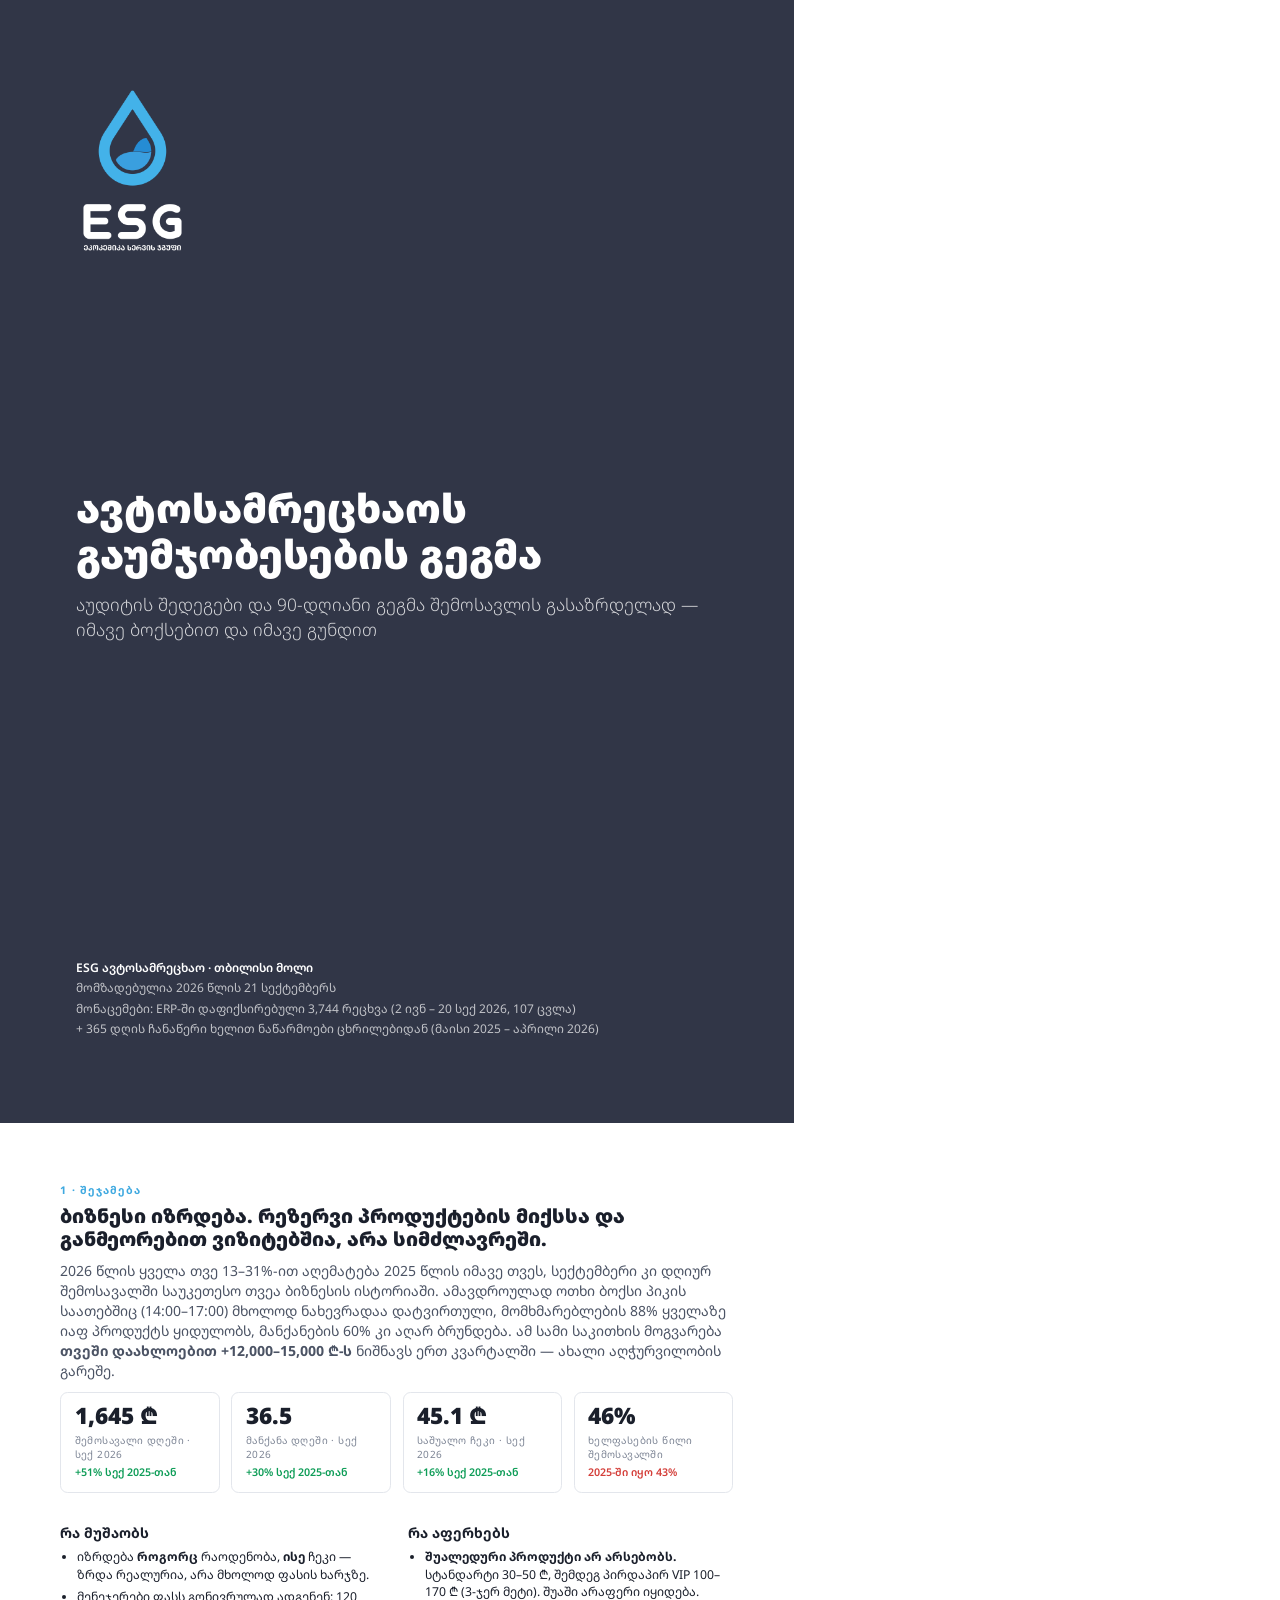
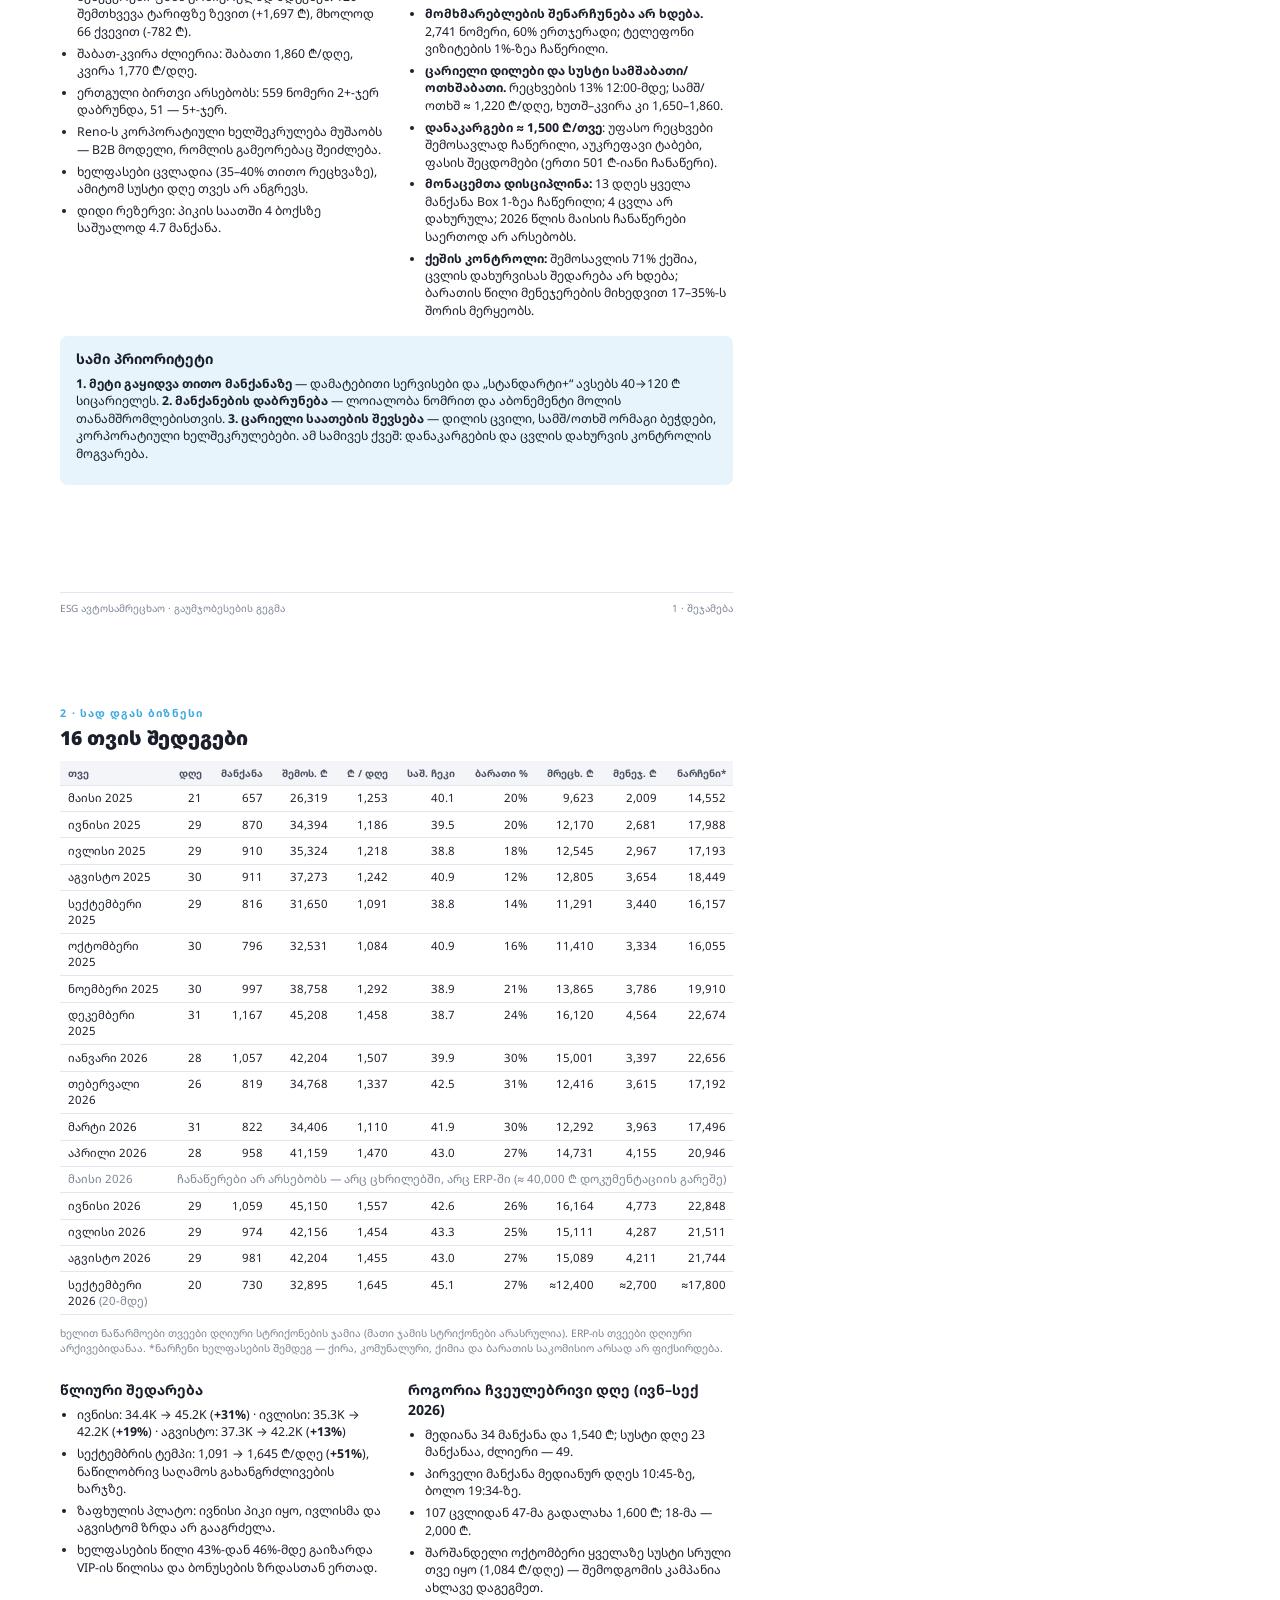
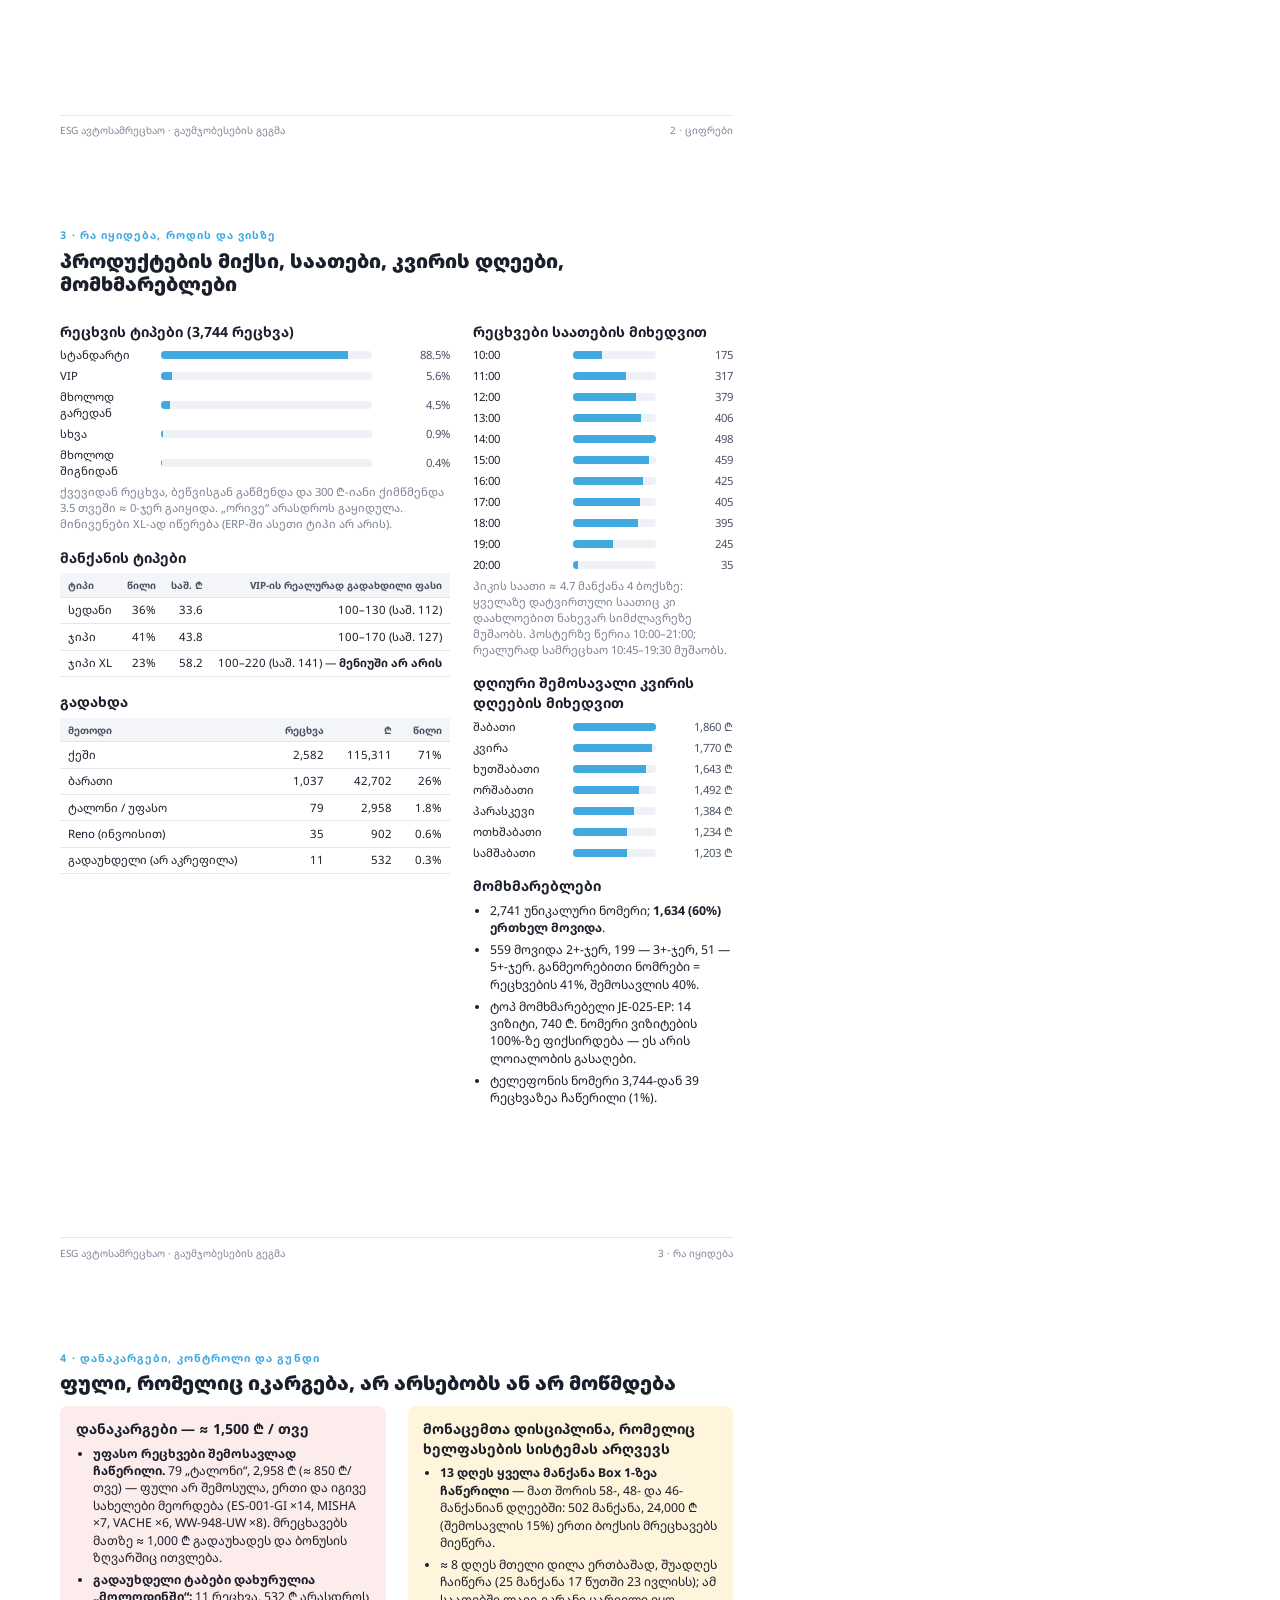
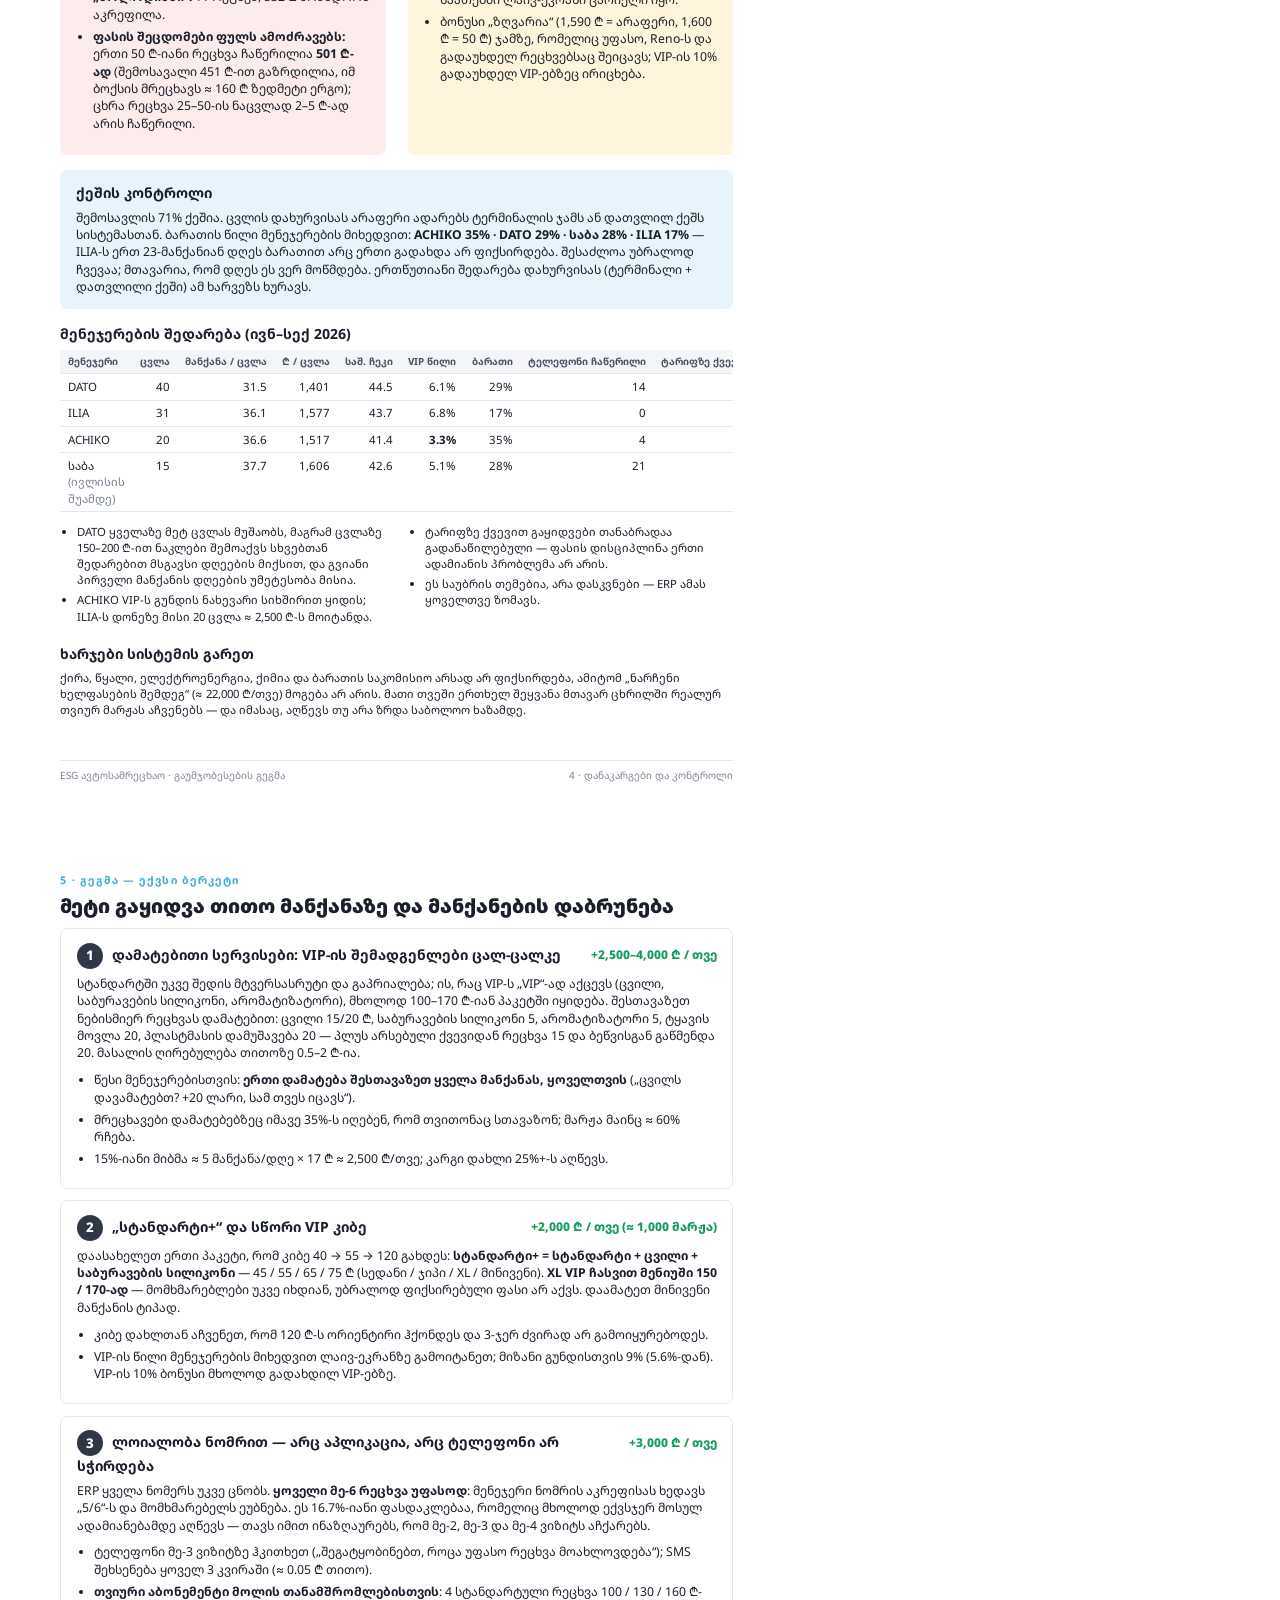
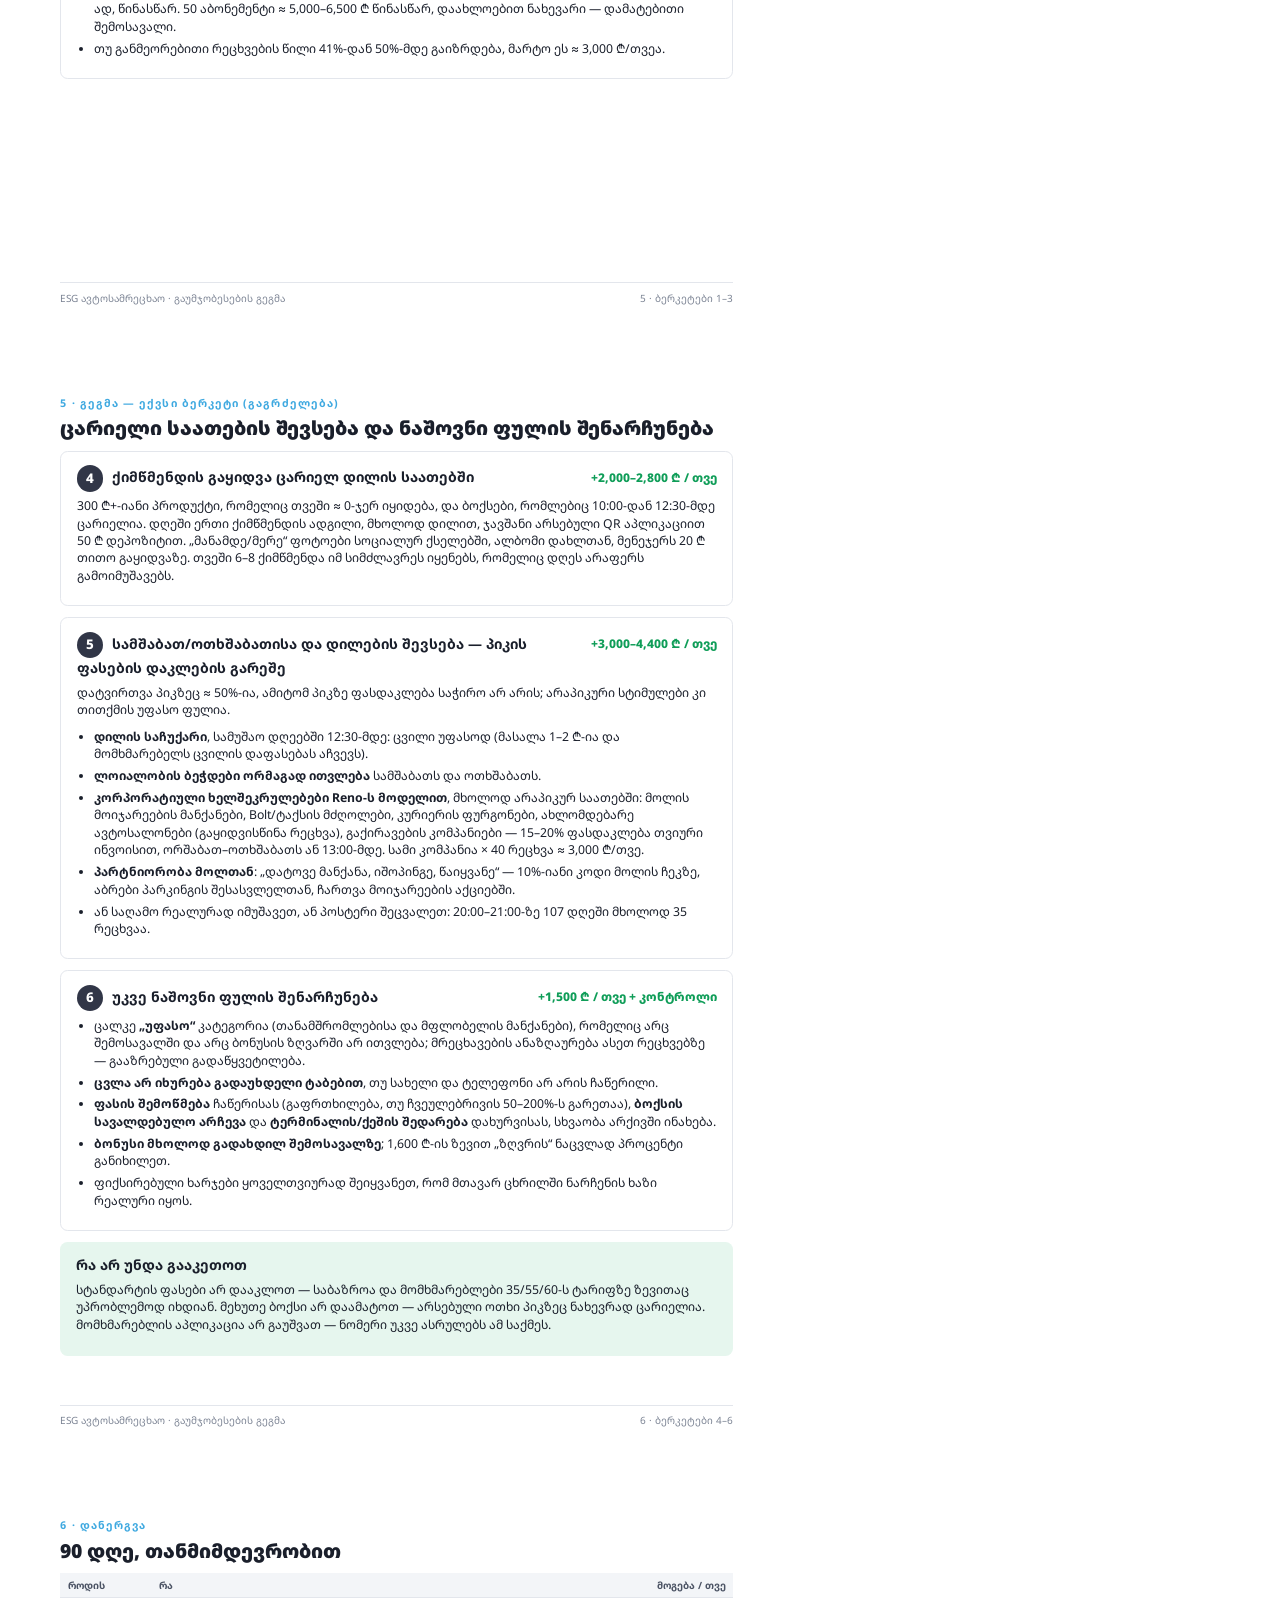
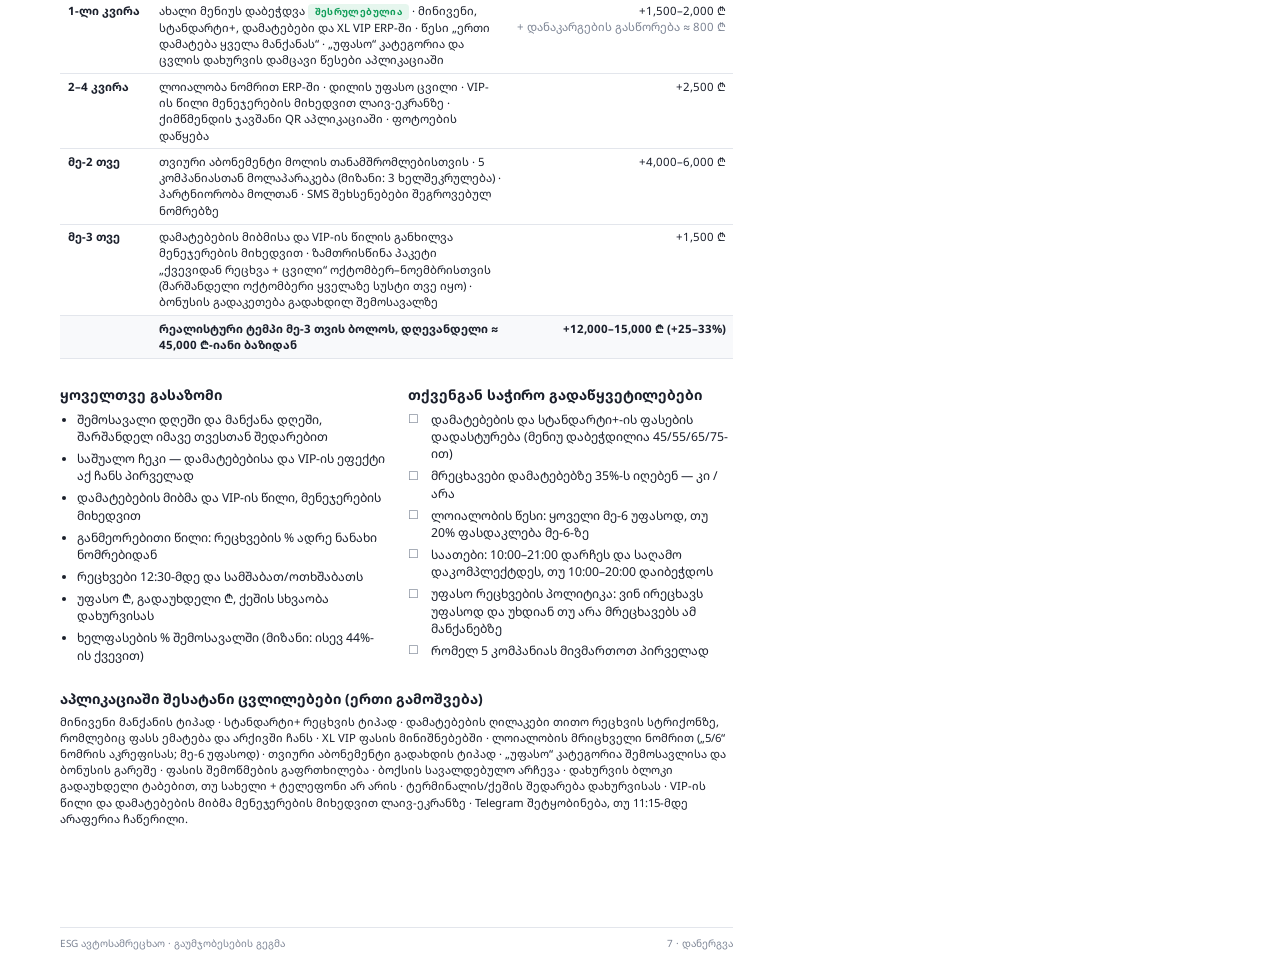
<file: plan/ESG_improvement_plan_KA.standalone.html>
<!DOCTYPE html>
<html lang="ka">
<head>
<meta charset="UTF-8">
<title>ESG ავტოსამრეცხაო — გაუმჯობესების გეგმა</title>
<link rel="preconnect" href="https://fonts.googleapis.com">
<link href="https://fonts.googleapis.com/css2?family=Noto+Sans+Georgian:wght@300;400;600;700;900&family=Inter:wght@300;400;600;700;800&display=swap" rel="stylesheet">
<style>
:root{--navy:#313647;--ink:#1a1f2b;--ink2:#4b5364;--ink3:#7c8494;--line:#e3e6ec;--blue:#3fa9e0;--blue2:#e7f4fc;--green:#0f9d58;--green2:#e6f6ee;--amber:#d98a00;--amber2:#fff4dc;--red:#d43f3a;--red2:#fdecec}
@page{size:A4;margin:0}
*{box-sizing:border-box;margin:0;padding:0}
html,body{background:#fff;color:var(--ink);font-family:'Noto Sans Georgian','Inter',sans-serif;font-size:9.2pt;line-height:1.42;-webkit-print-color-adjust:exact;print-color-adjust:exact}
.page{width:210mm;height:297mm;overflow:hidden;position:relative;page-break-after:always;background:#fff}
.page:last-child{page-break-after:auto}
.inner{position:absolute;top:16mm;left:16mm;right:16mm;bottom:16mm;overflow:hidden}
.foot{position:absolute;left:16mm;right:16mm;bottom:8mm;display:flex;justify-content:space-between;font-size:7.5pt;color:var(--ink3);border-top:1px solid var(--line);padding-top:2mm}
h1{font-size:22pt;font-weight:900;line-height:1.15}
h2{font-size:14.5pt;font-weight:900;line-height:1.2;margin:0 0 3mm}
h3{font-size:10.5pt;font-weight:700;margin:4mm 0 1.5mm}
p{margin:0 0 2.5mm}
.lead{font-size:10.5pt;color:var(--ink2)}
.kicker{font-size:8pt;font-weight:700;letter-spacing:.1em;text-transform:uppercase;color:var(--blue);margin-bottom:1.5mm}
ul{margin:0 0 2.5mm 4.5mm}
li{margin-bottom:1.2mm}
b{font-weight:700}
.muted{color:var(--ink3)}
.small{font-size:8.5pt}
table{border-collapse:collapse;width:100%;font-variant-numeric:tabular-nums;margin:1.5mm 0 3mm}
th{font-size:7.4pt;font-weight:700;color:var(--ink2);text-align:left;padding:1.3mm 2mm;background:#f3f5f8;border-bottom:1.5px solid var(--line);white-space:nowrap}
td{padding:1.2mm 2mm;border-bottom:1px solid var(--line);vertical-align:top;font-size:8.6pt}
td.n,th.n{text-align:right;white-space:nowrap}
tr.total td{font-weight:700;background:#f8f9fb}
.kpis{display:grid;grid-template-columns:repeat(4,1fr);gap:3mm;margin:3mm 0 4mm}
.kpi{border:1px solid var(--line);border-radius:2mm;padding:3mm 3.5mm}
.kpi .v{font-size:17pt;font-weight:900;line-height:1.1}
.kpi .l{font-size:7.5pt;color:var(--ink3);margin-top:1mm;text-transform:uppercase;letter-spacing:.04em}
.kpi .d{font-size:8pt;margin-top:1mm;font-weight:600}
.up{color:var(--green)}.down{color:var(--red)}
.cols{display:grid;grid-template-columns:1fr 1fr;gap:6mm}
.box{border-radius:2mm;padding:3.5mm 4mm;margin:2mm 0 3mm}
.box.blue{background:var(--blue2)}.box.green{background:var(--green2)}.box.amber{background:var(--amber2)}.box.red{background:var(--red2)}
.box h3{margin-top:0}
.pill{display:inline-block;font-size:7pt;font-weight:700;padding:.4mm 1.8mm;border-radius:1mm;letter-spacing:.04em;text-transform:uppercase;vertical-align:middle}
.pill.g{background:var(--green2);color:var(--green)}
.bar{height:2.2mm;background:#eef1f5;border-radius:1mm;overflow:hidden}
.bar i{display:block;height:100%;background:var(--blue)}
.barrow{display:grid;grid-template-columns:24mm 1fr 18mm;align-items:center;gap:2.5mm;font-size:8.5pt;margin-bottom:1.3mm}
.barrow .n{text-align:right;font-variant-numeric:tabular-nums;color:var(--ink2)}
.cover{background:var(--navy);color:#fff}
.cover .inner{top:0;left:0;right:0;bottom:0;padding:22mm 20mm}
.cover .logo{width:30mm;display:block}
.cover h1{font-size:30pt;margin-top:60mm;color:#fff}
.cover .sub{font-size:13pt;font-weight:300;color:rgba(255,255,255,.8);margin-top:4mm}
.cover .meta{position:absolute;left:20mm;bottom:22mm;font-size:9pt;color:rgba(255,255,255,.7);line-height:1.7}
.cover .meta b{color:#fff;font-weight:600}
.num{display:inline-flex;align-items:center;justify-content:center;width:7mm;height:7mm;border-radius:50%;background:var(--navy);color:#fff;font-weight:800;font-size:10pt;margin-right:2.5mm;vertical-align:middle}
.lever{border:1px solid var(--line);border-radius:2mm;padding:3.5mm 4mm 3mm;margin-bottom:3mm}
.lever .hd{display:flex;justify-content:space-between;align-items:flex-start;margin-bottom:1.5mm;gap:4mm}
.lever .hd h3{margin:0;font-size:10.5pt}
.lever .est{font-size:9pt;font-weight:800;color:var(--green);white-space:nowrap;padding-top:1mm}
.check{list-style:none;margin-left:0}
.check li{padding-left:6mm;position:relative}
.check li:before{content:'☐';position:absolute;left:0;top:-.2mm;color:var(--ink3)}
</style>
</head>
<body>

<!-- ═══════════ ყდა ═══════════ -->
<div class="page cover">
  <div class="inner">
    <img class="logo" src="[data-uri]" alt="ESG">
    <h1>ავტოსამრეცხაოს<br>გაუმჯობესების გეგმა</h1>
    <div class="sub">აუდიტის შედეგები და 90-დღიანი გეგმა შემოსავლის გასაზრდელად —<br>იმავე ბოქსებით და იმავე გუნდით</div>
    <div class="meta">
      <b>ESG ავტოსამრეცხაო · თბილისი მოლი</b><br>
      მომზადებულია 2026 წლის 21 სექტემბერს<br>
      მონაცემები: ERP-ში დაფიქსირებული 3,744 რეცხვა (2 ივნ – 20 სექ 2026, 107 ცვლა)<br>
      + 365 დღის ჩანაწერი ხელით ნაწარმოები ცხრილებიდან (მაისი 2025 – აპრილი 2026)
    </div>
  </div>
</div>

<!-- ═══════════ 1. შეჯამება ═══════════ -->
<div class="page">
  <div class="inner">
    <div class="kicker">1 · შეჯამება</div>
    <h2>ბიზნესი იზრდება. რეზერვი პროდუქტების მიქსსა და განმეორებით ვიზიტებშია, არა სიმძლავრეში.</h2>
    <p class="lead">2026 წლის ყველა თვე 13–31%-ით აღემატება 2025 წლის იმავე თვეს, სექტემბერი კი დღიურ შემოსავალში საუკეთესო თვეა ბიზნესის ისტორიაში. ამავდროულად ოთხი ბოქსი პიკის საათებშიც (14:00–17:00) მხოლოდ ნახევრადაა დატვირთული, მომხმარებლების 88% ყველაზე იაფ პროდუქტს ყიდულობს, მანქანების 60% კი აღარ ბრუნდება. ამ სამი საკითხის მოგვარება <b>თვეში დაახლოებით +12,000–15,000 ₾-ს</b> ნიშნავს ერთ კვარტალში — ახალი აღჭურვილობის გარეშე.</p>

    <div class="kpis">
      <div class="kpi"><div class="v">1,645 ₾</div><div class="l">შემოსავალი დღეში · სექ 2026</div><div class="d up">+51% სექ 2025-თან</div></div>
      <div class="kpi"><div class="v">36.5</div><div class="l">მანქანა დღეში · სექ 2026</div><div class="d up">+30% სექ 2025-თან</div></div>
      <div class="kpi"><div class="v">45.1 ₾</div><div class="l">საშუალო ჩეკი · სექ 2026</div><div class="d up">+16% სექ 2025-თან</div></div>
      <div class="kpi"><div class="v">46%</div><div class="l">ხელფასების წილი შემოსავალში</div><div class="d down">2025-ში იყო 43%</div></div>
    </div>

    <div class="cols">
      <div>
        <h3>რა მუშაობს</h3>
        <ul>
          <li>იზრდება <b>როგორც</b> რაოდენობა, <b>ისე</b> ჩეკი — ზრდა რეალურია, არა მხოლოდ ფასის ხარჯზე.</li>
          <li>მენეჯერები ფასს გონივრულად ადგენენ: 120 შემთხვევა ტარიფზე ზევით (+1,697 ₾), მხოლოდ 66 ქვევით (−782 ₾).</li>
          <li>შაბათ-კვირა ძლიერია: შაბათი 1,860 ₾/დღე, კვირა 1,770 ₾/დღე.</li>
          <li>ერთგული ბირთვი არსებობს: 559 ნომერი 2+-ჯერ დაბრუნდა, 51 — 5+-ჯერ.</li>
          <li>Reno-ს კორპორატიული ხელშეკრულება მუშაობს — B2B მოდელი, რომლის გამეორებაც შეიძლება.</li>
          <li>ხელფასები ცვლადია (35–40% თითო რეცხვაზე), ამიტომ სუსტი დღე თვეს არ ანგრევს.</li>
          <li>დიდი რეზერვი: პიკის საათში 4 ბოქსზე საშუალოდ 4.7 მანქანა.</li>
        </ul>
      </div>
      <div>
        <h3>რა აფერხებს</h3>
        <ul>
          <li><b>შუალედური პროდუქტი არ არსებობს.</b> სტანდარტი 30–50 ₾, შემდეგ პირდაპირ VIP 100–170 ₾ (3-ჯერ მეტი). შუაში არაფერი იყიდება.</li>
          <li><b>მომხმარებლების შენარჩუნება არ ხდება.</b> 2,741 ნომერი, 60% ერთჯერადი; ტელეფონი ვიზიტების 1%-ზეა ჩაწერილი.</li>
          <li><b>ცარიელი დილები და სუსტი სამშაბათი/ოთხშაბათი.</b> რეცხვების 13% 12:00-მდე; სამშ/ოთხშ ≈ 1,220 ₾/დღე, ხუთშ–კვირა კი 1,650–1,860.</li>
          <li><b>დანაკარგები ≈ 1,500 ₾/თვე</b>: უფასო რეცხვები შემოსავლად ჩაწერილი, აუკრეფავი ტაბები, ფასის შეცდომები (ერთი 501 ₾-იანი ჩანაწერი).</li>
          <li><b>მონაცემთა დისციპლინა:</b> 13 დღეს ყველა მანქანა Box 1-ზეა ჩაწერილი; 4 ცვლა არ დახურულა; 2026 წლის მაისის ჩანაწერები საერთოდ არ არსებობს.</li>
          <li><b>ქეშის კონტროლი:</b> შემოსავლის 71% ქეშია, ცვლის დახურვისას შედარება არ ხდება; ბარათის წილი მენეჯერების მიხედვით 17–35%-ს შორის მერყეობს.</li>
        </ul>
      </div>
    </div>

    <div class="box blue">
      <h3>სამი პრიორიტეტი</h3>
      <p><b>1. მეტი გაყიდვა თითო მანქანაზე</b> — დამატებითი სერვისები და „სტანდარტი+“ ავსებს 40→120 ₾ სიცარიელეს. <b>2. მანქანების დაბრუნება</b> — ლოიალობა ნომრით და აბონემენტი მოლის თანამშრომლებისთვის. <b>3. ცარიელი საათების შევსება</b> — დილის ცვილი, სამშ/ოთხშ ორმაგი ბეჭდები, კორპორატიული ხელშეკრულებები. ამ სამივეს ქვეშ: დანაკარგების და ცვლის დახურვის კონტროლის მოგვარება.</p>
    </div>
  </div>
  <div class="foot"><span>ESG ავტოსამრეცხაო · გაუმჯობესების გეგმა</span><span>1 · შეჯამება</span></div>
</div>

<!-- ═══════════ 2. ციფრები ═══════════ -->
<div class="page">
  <div class="inner">
    <div class="kicker">2 · სად დგას ბიზნესი</div>
    <h2>16 თვის შედეგები</h2>

    <table>
      <thead><tr><th style="width:34mm">თვე</th><th class="n">დღე</th><th class="n">მანქანა</th><th class="n">შემოს. ₾</th><th class="n">₾ / დღე</th><th class="n">საშ. ჩეკი</th><th class="n">ბარათი %</th><th class="n">მრეცხ. ₾</th><th class="n">მენეჯ. ₾</th><th class="n">ნარჩენი*</th></tr></thead>
      <tbody>
        <tr><td>მაისი 2025</td><td class="n">21</td><td class="n">657</td><td class="n">26,319</td><td class="n">1,253</td><td class="n">40.1</td><td class="n">20%</td><td class="n">9,623</td><td class="n">2,009</td><td class="n">14,552</td></tr>
        <tr><td>ივნისი 2025</td><td class="n">29</td><td class="n">870</td><td class="n">34,394</td><td class="n">1,186</td><td class="n">39.5</td><td class="n">20%</td><td class="n">12,170</td><td class="n">2,681</td><td class="n">17,988</td></tr>
        <tr><td>ივლისი 2025</td><td class="n">29</td><td class="n">910</td><td class="n">35,324</td><td class="n">1,218</td><td class="n">38.8</td><td class="n">18%</td><td class="n">12,545</td><td class="n">2,967</td><td class="n">17,193</td></tr>
        <tr><td>აგვისტო 2025</td><td class="n">30</td><td class="n">911</td><td class="n">37,273</td><td class="n">1,242</td><td class="n">40.9</td><td class="n">12%</td><td class="n">12,805</td><td class="n">3,654</td><td class="n">18,449</td></tr>
        <tr><td>სექტემბერი 2025</td><td class="n">29</td><td class="n">816</td><td class="n">31,650</td><td class="n">1,091</td><td class="n">38.8</td><td class="n">14%</td><td class="n">11,291</td><td class="n">3,440</td><td class="n">16,157</td></tr>
        <tr><td>ოქტომბერი 2025</td><td class="n">30</td><td class="n">796</td><td class="n">32,531</td><td class="n">1,084</td><td class="n">40.9</td><td class="n">16%</td><td class="n">11,410</td><td class="n">3,334</td><td class="n">16,055</td></tr>
        <tr><td>ნოემბერი 2025</td><td class="n">30</td><td class="n">997</td><td class="n">38,758</td><td class="n">1,292</td><td class="n">38.9</td><td class="n">21%</td><td class="n">13,865</td><td class="n">3,786</td><td class="n">19,910</td></tr>
        <tr><td>დეკემბერი 2025</td><td class="n">31</td><td class="n">1,167</td><td class="n">45,208</td><td class="n">1,458</td><td class="n">38.7</td><td class="n">24%</td><td class="n">16,120</td><td class="n">4,564</td><td class="n">22,674</td></tr>
        <tr><td>იანვარი 2026</td><td class="n">28</td><td class="n">1,057</td><td class="n">42,204</td><td class="n">1,507</td><td class="n">39.9</td><td class="n">30%</td><td class="n">15,001</td><td class="n">3,397</td><td class="n">22,656</td></tr>
        <tr><td>თებერვალი 2026</td><td class="n">26</td><td class="n">819</td><td class="n">34,768</td><td class="n">1,337</td><td class="n">42.5</td><td class="n">31%</td><td class="n">12,416</td><td class="n">3,615</td><td class="n">17,192</td></tr>
        <tr><td>მარტი 2026</td><td class="n">31</td><td class="n">822</td><td class="n">34,406</td><td class="n">1,110</td><td class="n">41.9</td><td class="n">30%</td><td class="n">12,292</td><td class="n">3,963</td><td class="n">17,496</td></tr>
        <tr><td>აპრილი 2026</td><td class="n">28</td><td class="n">958</td><td class="n">41,159</td><td class="n">1,470</td><td class="n">43.0</td><td class="n">27%</td><td class="n">14,731</td><td class="n">4,155</td><td class="n">20,946</td></tr>
        <tr><td class="muted">მაისი 2026</td><td class="n muted" colspan="9">ჩანაწერები არ არსებობს — არც ცხრილებში, არც ERP-ში (≈ 40,000 ₾ დოკუმენტაციის გარეშე)</td></tr>
        <tr><td>ივნისი 2026</td><td class="n">29</td><td class="n">1,059</td><td class="n">45,150</td><td class="n">1,557</td><td class="n">42.6</td><td class="n">26%</td><td class="n">16,164</td><td class="n">4,773</td><td class="n">22,848</td></tr>
        <tr><td>ივლისი 2026</td><td class="n">29</td><td class="n">974</td><td class="n">42,156</td><td class="n">1,454</td><td class="n">43.3</td><td class="n">25%</td><td class="n">15,111</td><td class="n">4,287</td><td class="n">21,511</td></tr>
        <tr><td>აგვისტო 2026</td><td class="n">29</td><td class="n">981</td><td class="n">42,204</td><td class="n">1,455</td><td class="n">43.0</td><td class="n">27%</td><td class="n">15,089</td><td class="n">4,211</td><td class="n">21,744</td></tr>
        <tr><td>სექტემბერი 2026 <span class="muted">(20-მდე)</span></td><td class="n">20</td><td class="n">730</td><td class="n">32,895</td><td class="n">1,645</td><td class="n">45.1</td><td class="n">27%</td><td class="n">≈12,400</td><td class="n">≈2,700</td><td class="n">≈17,800</td></tr>
      </tbody>
    </table>
    <p class="small muted" style="font-size:7.8pt">ხელით ნაწარმოები თვეები დღიური სტრიქონების ჯამია (მათი ჯამის სტრიქონები არასრულია). ERP-ის თვეები დღიური არქივებიდანაა. *ნარჩენი ხელფასების შემდეგ — ქირა, კომუნალური, ქიმია და ბარათის საკომისიო არსად არ ფიქსირდება.</p>

    <div class="cols">
      <div>
        <h3>წლიური შედარება</h3>
        <ul>
          <li>ივნისი: 34.4K → 45.2K (<b>+31%</b>) · ივლისი: 35.3K → 42.2K (<b>+19%</b>) · აგვისტო: 37.3K → 42.2K (<b>+13%</b>)</li>
          <li>სექტემბრის ტემპი: 1,091 → 1,645 ₾/დღე (<b>+51%</b>), ნაწილობრივ საღამოს გახანგრძლივების ხარჯზე.</li>
          <li>ზაფხულის პლატო: ივნისი პიკი იყო, ივლისმა და აგვისტომ ზრდა არ გააგრძელა.</li>
          <li>ხელფასების წილი 43%-დან 46%-მდე გაიზარდა VIP-ის წილისა და ბონუსების ზრდასთან ერთად.</li>
        </ul>
      </div>
      <div>
        <h3>როგორია ჩვეულებრივი დღე (ივნ–სექ 2026)</h3>
        <ul>
          <li>მედიანა 34 მანქანა და 1,540 ₾; სუსტი დღე 23 მანქანაა, ძლიერი — 49.</li>
          <li>პირველი მანქანა მედიანურ დღეს 10:45-ზე, ბოლო 19:34-ზე.</li>
          <li>107 ცვლიდან 47-მა გადალახა 1,600 ₾; 18-მა — 2,000 ₾.</li>
          <li>შარშანდელი ოქტომბერი ყველაზე სუსტი სრული თვე იყო (1,084 ₾/დღე) — შემოდგომის კამპანია ახლავე დაგეგმეთ.</li>
        </ul>
      </div>
    </div>
  </div>
  <div class="foot"><span>ESG ავტოსამრეცხაო · გაუმჯობესების გეგმა</span><span>2 · ციფრები</span></div>
</div>

<!-- ═══════════ 3. რა იყიდება ═══════════ -->
<div class="page">
  <div class="inner">
    <div class="kicker">3 · რა იყიდება, როდის და ვისზე</div>
    <h2>პროდუქტების მიქსი, საათები, კვირის დღეები, მომხმარებლები</h2>

    <div class="cols">
      <div>
        <h3>რეცხვის ტიპები (3,744 რეცხვა)</h3>
        <div class="barrow"><span>სტანდარტი</span><div class="bar"><i style="width:88.5%"></i></div><span class="n">88.5%</span></div>
        <div class="barrow"><span>VIP</span><div class="bar"><i style="width:5.6%"></i></div><span class="n">5.6%</span></div>
        <div class="barrow"><span>მხოლოდ გარედან</span><div class="bar"><i style="width:4.5%"></i></div><span class="n">4.5%</span></div>
        <div class="barrow"><span>სხვა</span><div class="bar"><i style="width:0.9%"></i></div><span class="n">0.9%</span></div>
        <div class="barrow"><span>მხოლოდ შიგნიდან</span><div class="bar"><i style="width:0.4%"></i></div><span class="n">0.4%</span></div>
        <p class="small muted">ქვევიდან რეცხვა, ბეწვისგან გაწმენდა და 300 ₾-იანი ქიმწმენდა 3.5 თვეში ≈ 0-ჯერ გაიყიდა. „ორივე“ არასდროს გაყიდულა. მინივენები XL-ად იწერება (ERP-ში ასეთი ტიპი არ არის).</p>

        <h3>მანქანის ტიპები</h3>
        <table>
          <thead><tr><th>ტიპი</th><th class="n">წილი</th><th class="n">საშ. ₾</th><th class="n">VIP-ის რეალურად გადახდილი ფასი</th></tr></thead>
          <tbody>
            <tr><td>სედანი</td><td class="n">36%</td><td class="n">33.6</td><td class="n">100–130 (საშ. 112)</td></tr>
            <tr><td>ჯიპი</td><td class="n">41%</td><td class="n">43.8</td><td class="n">100–170 (საშ. 127)</td></tr>
            <tr><td>ჯიპი XL</td><td class="n">23%</td><td class="n">58.2</td><td class="n">100–220 (საშ. 141) — <b>მენიუში არ არის</b></td></tr>
          </tbody>
        </table>

        <h3>გადახდა</h3>
        <table>
          <thead><tr><th>მეთოდი</th><th class="n">რეცხვა</th><th class="n">₾</th><th class="n">წილი</th></tr></thead>
          <tbody>
            <tr><td>ქეში</td><td class="n">2,582</td><td class="n">115,311</td><td class="n">71%</td></tr>
            <tr><td>ბარათი</td><td class="n">1,037</td><td class="n">42,702</td><td class="n">26%</td></tr>
            <tr><td>ტალონი / უფასო</td><td class="n">79</td><td class="n">2,958</td><td class="n">1.8%</td></tr>
            <tr><td>Reno (ინვოისით)</td><td class="n">35</td><td class="n">902</td><td class="n">0.6%</td></tr>
            <tr><td>გადაუხდელი (არ აკრეფილა)</td><td class="n">11</td><td class="n">532</td><td class="n">0.3%</td></tr>
          </tbody>
        </table>
      </div>
      <div>
        <h3>რეცხვები საათების მიხედვით</h3>
        <div class="barrow"><span>10:00</span><div class="bar"><i style="width:35%"></i></div><span class="n">175</span></div>
        <div class="barrow"><span>11:00</span><div class="bar"><i style="width:64%"></i></div><span class="n">317</span></div>
        <div class="barrow"><span>12:00</span><div class="bar"><i style="width:76%"></i></div><span class="n">379</span></div>
        <div class="barrow"><span>13:00</span><div class="bar"><i style="width:82%"></i></div><span class="n">406</span></div>
        <div class="barrow"><span>14:00</span><div class="bar"><i style="width:100%"></i></div><span class="n">498</span></div>
        <div class="barrow"><span>15:00</span><div class="bar"><i style="width:92%"></i></div><span class="n">459</span></div>
        <div class="barrow"><span>16:00</span><div class="bar"><i style="width:85%"></i></div><span class="n">425</span></div>
        <div class="barrow"><span>17:00</span><div class="bar"><i style="width:81%"></i></div><span class="n">405</span></div>
        <div class="barrow"><span>18:00</span><div class="bar"><i style="width:79%"></i></div><span class="n">395</span></div>
        <div class="barrow"><span>19:00</span><div class="bar"><i style="width:49%"></i></div><span class="n">245</span></div>
        <div class="barrow"><span>20:00</span><div class="bar"><i style="width:7%"></i></div><span class="n">35</span></div>
        <p class="small muted">პიკის საათი ≈ 4.7 მანქანა 4 ბოქსზე: ყველაზე დატვირთული საათიც კი დაახლოებით ნახევარ სიმძლავრეზე მუშაობს. პოსტერზე წერია 10:00–21:00; რეალურად სამრეცხაო 10:45–19:30 მუშაობს.</p>

        <h3>დღიური შემოსავალი კვირის დღეების მიხედვით</h3>
        <div class="barrow"><span>შაბათი</span><div class="bar"><i style="width:100%"></i></div><span class="n">1,860 ₾</span></div>
        <div class="barrow"><span>კვირა</span><div class="bar"><i style="width:95%"></i></div><span class="n">1,770 ₾</span></div>
        <div class="barrow"><span>ხუთშაბათი</span><div class="bar"><i style="width:88%"></i></div><span class="n">1,643 ₾</span></div>
        <div class="barrow"><span>ორშაბათი</span><div class="bar"><i style="width:80%"></i></div><span class="n">1,492 ₾</span></div>
        <div class="barrow"><span>პარასკევი</span><div class="bar"><i style="width:74%"></i></div><span class="n">1,384 ₾</span></div>
        <div class="barrow"><span>ოთხშაბათი</span><div class="bar"><i style="width:66%"></i></div><span class="n">1,234 ₾</span></div>
        <div class="barrow"><span>სამშაბათი</span><div class="bar"><i style="width:65%"></i></div><span class="n">1,203 ₾</span></div>

        <h3>მომხმარებლები</h3>
        <ul>
          <li>2,741 უნიკალური ნომერი; <b>1,634 (60%) ერთხელ მოვიდა</b>.</li>
          <li>559 მოვიდა 2+-ჯერ, 199 — 3+-ჯერ, 51 — 5+-ჯერ. განმეორებითი ნომრები = რეცხვების 41%, შემოსავლის 40%.</li>
          <li>ტოპ მომხმარებელი JE-025-EP: 14 ვიზიტი, 740 ₾. ნომერი ვიზიტების 100%-ზე ფიქსირდება — ეს არის ლოიალობის გასაღები.</li>
          <li>ტელეფონის ნომერი 3,744-დან 39 რეცხვაზეა ჩაწერილი (1%).</li>
        </ul>
      </div>
    </div>
  </div>
  <div class="foot"><span>ESG ავტოსამრეცხაო · გაუმჯობესების გეგმა</span><span>3 · რა იყიდება</span></div>
</div>

<!-- ═══════════ 4. დანაკარგები და კონტროლი ═══════════ -->
<div class="page">
  <div class="inner">
    <div class="kicker">4 · დანაკარგები, კონტროლი და გუნდი</div>
    <h2>ფული, რომელიც იკარგება, არ არსებობს ან არ მოწმდება</h2>

    <div class="cols">
      <div class="box red" style="margin:0">
        <h3>დანაკარგები — ≈ 1,500 ₾ / თვე</h3>
        <ul>
          <li><b>უფასო რეცხვები შემოსავლად ჩაწერილი.</b> 79 „ტალონი“, 2,958 ₾ (≈ 850 ₾/თვე) — ფული არ შემოსულა, ერთი და იგივე სახელები მეორდება (ES-001-GI ×14, MISHA ×7, VACHE ×6, WW-948-UW ×8). მრეცხავებს მათზე ≈ 1,000 ₾ გადაუხადეს და ბონუსის ზღვარშიც ითვლება.</li>
          <li><b>გადაუხდელი ტაბები დახურულია „მოლოდინში“:</b> 11 რეცხვა, 532 ₾ არასდროს აკრეფილა.</li>
          <li><b>ფასის შეცდომები ფულს ამოძრავებს:</b> ერთი 50 ₾-იანი რეცხვა ჩაწერილია <b>501 ₾-ად</b> (შემოსავალი 451 ₾-ით გაზრდილია, იმ ბოქსის მრეცხავს ≈ 160 ₾ ზედმეტი ერგო); ცხრა რეცხვა 25–50-ის ნაცვლად 2–5 ₾-ად არის ჩაწერილი.</li>
        </ul>
      </div>
      <div class="box amber" style="margin:0">
        <h3>მონაცემთა დისციპლინა, რომელიც ხელფასების სისტემას არღვევს</h3>
        <ul>
          <li><b>13 დღეს ყველა მანქანა Box 1-ზეა ჩაწერილი</b> — მათ შორის 58-, 48- და 46-მანქანიან დღეებში: 502 მანქანა, 24,000 ₾ (შემოსავლის 15%) ერთი ბოქსის მრეცხავებს მიეწერა.</li>
          <li>≈ 8 დღეს მთელი დილა ერთბაშად, შუადღეს ჩაიწერა (25 მანქანა 17 წუთში 23 ივლისს); ამ საათებში ლაივ-ეკრანი ცარიელი იყო.</li>
          <li>ბონუსი „ზღვარია“ (1,590 ₾ = არაფერი, 1,600 ₾ = 50 ₾) ჯამზე, რომელიც უფასო, Reno-ს და გადაუხდელ რეცხვებსაც შეიცავს; VIP-ის 10% გადაუხდელ VIP-ებზეც ირიცხება.</li>
        </ul>
      </div>
    </div>

    <div class="box blue" style="margin-top:4mm">
      <h3>ქეშის კონტროლი</h3>
      <p style="margin:0">შემოსავლის 71% ქეშია. ცვლის დახურვისას არაფერი ადარებს ტერმინალის ჯამს ან დათვლილ ქეშს სისტემასთან. ბარათის წილი მენეჯერების მიხედვით: <b>ACHIKO 35% · DATO 29% · საბა 28% · ILIA 17%</b> — ILIA-ს ერთ 23-მანქანიან დღეს ბარათით არც ერთი გადახდა არ ფიქსირდება. შესაძლოა უბრალოდ ჩვევაა; მთავარია, რომ დღეს ეს ვერ მოწმდება. ერთწუთიანი შედარება დახურვისას (ტერმინალი + დათვლილი ქეში) ამ ხარვეზს ხურავს.</p>
    </div>

    <h3>მენეჯერების შედარება (ივნ–სექ 2026)</h3>
    <table>
      <thead><tr><th>მენეჯერი</th><th class="n">ცვლა</th><th class="n">მანქანა / ცვლა</th><th class="n">₾ / ცვლა</th><th class="n">საშ. ჩეკი</th><th class="n">VIP წილი</th><th class="n">ბარათი</th><th class="n">ტელეფონი ჩაწერილი</th><th class="n">ტარიფზე ქვევით</th></tr></thead>
      <tbody>
        <tr><td>DATO</td><td class="n">40</td><td class="n">31.5</td><td class="n">1,401</td><td class="n">44.5</td><td class="n">6.1%</td><td class="n">29%</td><td class="n">14</td><td class="n">21</td></tr>
        <tr><td>ILIA</td><td class="n">31</td><td class="n">36.1</td><td class="n">1,577</td><td class="n">43.7</td><td class="n">6.8%</td><td class="n">17%</td><td class="n">0</td><td class="n">23</td></tr>
        <tr><td>ACHIKO</td><td class="n">20</td><td class="n">36.6</td><td class="n">1,517</td><td class="n">41.4</td><td class="n"><b>3.3%</b></td><td class="n">35%</td><td class="n">4</td><td class="n">15</td></tr>
        <tr><td>საბა <span class="muted">(ივლისის შუამდე)</span></td><td class="n">15</td><td class="n">37.7</td><td class="n">1,606</td><td class="n">42.6</td><td class="n">5.1%</td><td class="n">28%</td><td class="n">21</td><td class="n">7</td></tr>
      </tbody>
    </table>
    <div class="cols">
      <ul class="small" style="margin-bottom:0">
        <li>DATO ყველაზე მეტ ცვლას მუშაობს, მაგრამ ცვლაზე 150–200 ₾-ით ნაკლები შემოაქვს სხვებთან შედარებით მსგავსი დღეების მიქსით, და გვიანი პირველი მანქანის დღეების უმეტესობა მისია.</li>
        <li>ACHIKO VIP-ს გუნდის ნახევარი სიხშირით ყიდის; ILIA-ს დონეზე მისი 20 ცვლა ≈ 2,500 ₾-ს მოიტანდა.</li>
      </ul>
      <ul class="small" style="margin-bottom:0">
        <li>ტარიფზე ქვევით გაყიდვები თანაბრადაა გადანაწილებული — ფასის დისციპლინა ერთი ადამიანის პრობლემა არ არის.</li>
        <li>ეს საუბრის თემებია, არა დასკვნები — ERP ამას ყოველთვე ზომავს.</li>
      </ul>
    </div>

    <h3>ხარჯები სისტემის გარეთ</h3>
    <p class="small" style="margin:0">ქირა, წყალი, ელექტროენერგია, ქიმია და ბარათის საკომისიო არსად არ ფიქსირდება, ამიტომ „ნარჩენი ხელფასების შემდეგ“ (≈ 22,000 ₾/თვე) მოგება არ არის. მათი თვეში ერთხელ შეყვანა მთავარ ცხრილში რეალურ თვიურ მარჟას აჩვენებს — და იმასაც, აღწევს თუ არა ზრდა საბოლოო ხაზამდე.</p>
  </div>
  <div class="foot"><span>ESG ავტოსამრეცხაო · გაუმჯობესების გეგმა</span><span>4 · დანაკარგები და კონტროლი</span></div>
</div>

<!-- ═══════════ 5. ბერკეტები ა ═══════════ -->
<div class="page">
  <div class="inner">
    <div class="kicker">5 · გეგმა — ექვსი ბერკეტი</div>
    <h2>მეტი გაყიდვა თითო მანქანაზე და მანქანების დაბრუნება</h2>

    <div class="lever">
      <div class="hd"><h3><span class="num">1</span>დამატებითი სერვისები: VIP-ის შემადგენლები ცალ-ცალკე</h3><span class="est">+2,500–4,000 ₾ / თვე</span></div>
      <p>სტანდარტში უკვე შედის მტვერსასრუტი და გაპრიალება; ის, რაც VIP-ს „VIP“-ად აქცევს (ცვილი, საბურავების სილიკონი, არომატიზატორი), მხოლოდ 100–170 ₾-იან პაკეტში იყიდება. შესთავაზეთ ნებისმიერ რეცხვას დამატებით: ცვილი 15/20 ₾, საბურავების სილიკონი 5, არომატიზატორი 5, ტყავის მოვლა 20, პლასტმასის დამუშავება 20 — პლუს არსებული ქვევიდან რეცხვა 15 და ბეწვისგან გაწმენდა 20. მასალის ღირებულება თითოზე 0.5–2 ₾-ია.</p>
      <ul>
        <li>წესი მენეჯერებისთვის: <b>ერთი დამატება შესთავაზეთ ყველა მანქანას, ყოველთვის</b> („ცვილს დავამატებთ? +20 ლარი, სამ თვეს იცავს“).</li>
        <li>მრეცხავები დამატებებზეც იმავე 35%-ს იღებენ, რომ თვითონაც სთავაზონ; მარჟა მაინც ≈ 60% რჩება.</li>
        <li>15%-იანი მიბმა ≈ 5 მანქანა/დღე × 17 ₾ ≈ 2,500 ₾/თვე; კარგი დახლი 25%+-ს აღწევს.</li>
      </ul>
    </div>

    <div class="lever">
      <div class="hd"><h3><span class="num">2</span>„სტანდარტი+“ და სწორი VIP კიბე</h3><span class="est">+2,000 ₾ / თვე (≈ 1,000 მარჟა)</span></div>
      <p>დაასახელეთ ერთი პაკეტი, რომ კიბე 40 → 55 → 120 გახდეს: <b>სტანდარტი+ = სტანდარტი + ცვილი + საბურავების სილიკონი</b> — 45 / 55 / 65 / 75 ₾ (სედანი / ჯიპი / XL / მინივენი). <b>XL VIP ჩასვით მენიუში 150 / 170-ად</b> — მომხმარებლები უკვე იხდიან, უბრალოდ ფიქსირებული ფასი არ აქვს. დაამატეთ მინივენი მანქანის ტიპად.</p>
      <ul>
        <li>კიბე დახლთან აჩვენეთ, რომ 120 ₾-ს ორიენტირი ჰქონდეს და 3-ჯერ ძვირად არ გამოიყურებოდეს.</li>
        <li>VIP-ის წილი მენეჯერების მიხედვით ლაივ-ეკრანზე გამოიტანეთ; მიზანი გუნდისთვის 9% (5.6%-დან). VIP-ის 10% ბონუსი მხოლოდ გადახდილ VIP-ებზე.</li>
      </ul>
    </div>

    <div class="lever">
      <div class="hd"><h3><span class="num">3</span>ლოიალობა ნომრით — არც აპლიკაცია, არც ტელეფონი არ სჭირდება</h3><span class="est">+3,000 ₾ / თვე</span></div>
      <p>ERP ყველა ნომერს უკვე ცნობს. <b>ყოველი მე-6 რეცხვა უფასოდ</b>: მენეჯერი ნომრის აკრეფისას ხედავს „5/6“-ს და მომხმარებელს ეუბნება. ეს 16.7%-იანი ფასდაკლებაა, რომელიც მხოლოდ ექვსჯერ მოსულ ადამიანებამდე აღწევს — თავს იმით ინაზღაურებს, რომ მე-2, მე-3 და მე-4 ვიზიტს აჩქარებს.</p>
      <ul>
        <li>ტელეფონი მე-3 ვიზიტზე ჰკითხეთ („შეგატყობინებთ, როცა უფასო რეცხვა მოახლოვდება“); SMS შეხსენება ყოველ 3 კვირაში (≈ 0.05 ₾ თითო).</li>
        <li><b>თვიური აბონემენტი მოლის თანამშრომლებისთვის</b>: 4 სტანდარტული რეცხვა 100 / 130 / 160 ₾-ად, წინასწარ. 50 აბონემენტი ≈ 5,000–6,500 ₾ წინასწარ, დაახლოებით ნახევარი — დამატებითი შემოსავალი.</li>
        <li>თუ განმეორებითი რეცხვების წილი 41%-დან 50%-მდე გაიზრდება, მარტო ეს ≈ 3,000 ₾/თვეა.</li>
      </ul>
    </div>
  </div>
  <div class="foot"><span>ESG ავტოსამრეცხაო · გაუმჯობესების გეგმა</span><span>5 · ბერკეტები 1–3</span></div>
</div>

<!-- ═══════════ 6. ბერკეტები ბ ═══════════ -->
<div class="page">
  <div class="inner">
    <div class="kicker">5 · გეგმა — ექვსი ბერკეტი (გაგრძელება)</div>
    <h2>ცარიელი საათების შევსება და ნაშოვნი ფულის შენარჩუნება</h2>

    <div class="lever">
      <div class="hd"><h3><span class="num">4</span>ქიმწმენდის გაყიდვა ცარიელ დილის საათებში</h3><span class="est">+2,000–2,800 ₾ / თვე</span></div>
      <p>300 ₾+-იანი პროდუქტი, რომელიც თვეში ≈ 0-ჯერ იყიდება, და ბოქსები, რომლებიც 10:00-დან 12:30-მდე ცარიელია. დღეში ერთი ქიმწმენდის ადგილი, მხოლოდ დილით, ჯავშანი არსებული QR აპლიკაციით 50 ₾ დეპოზიტით. „მანამდე/მერე“ ფოტოები სოციალურ ქსელებში, ალბომი დახლთან, მენეჯერს 20 ₾ თითო გაყიდვაზე. თვეში 6–8 ქიმწმენდა იმ სიმძლავრეს იყენებს, რომელიც დღეს არაფერს გამოიმუშავებს.</p>
    </div>

    <div class="lever">
      <div class="hd"><h3><span class="num">5</span>სამშაბათ/ოთხშაბათისა და დილების შევსება — პიკის ფასების დაკლების გარეშე</h3><span class="est">+3,000–4,400 ₾ / თვე</span></div>
      <p>დატვირთვა პიკზეც ≈ 50%-ია, ამიტომ პიკზე ფასდაკლება საჭირო არ არის; არაპიკური სტიმულები კი თითქმის უფასო ფულია.</p>
      <ul>
        <li><b>დილის საჩუქარი</b>, სამუშაო დღეებში 12:30-მდე: ცვილი უფასოდ (მასალა 1–2 ₾-ია და მომხმარებელს ცვილის დაფასებას აჩვევს).</li>
        <li><b>ლოიალობის ბეჭდები ორმაგად ითვლება</b> სამშაბათს და ოთხშაბათს.</li>
        <li><b>კორპორატიული ხელშეკრულებები Reno-ს მოდელით</b>, მხოლოდ არაპიკურ საათებში: მოლის მოიჯარეების მანქანები, Bolt/ტაქსის მძღოლები, კურიერის ფურგონები, ახლომდებარე ავტოსალონები (გაყიდვისწინა რეცხვა), გაქირავების კომპანიები — 15–20% ფასდაკლება თვიური ინვოისით, ორშაბათ–ოთხშაბათს ან 13:00-მდე. სამი კომპანია × 40 რეცხვა ≈ 3,000 ₾/თვე.</li>
        <li><b>პარტნიორობა მოლთან</b>: „დატოვე მანქანა, იშოპინგე, წაიყვანე“ — 10%-იანი კოდი მოლის ჩეკზე, აბრები პარკინგის შესასვლელთან, ჩართვა მოიჯარეების აქციებში.</li>
        <li>ან საღამო რეალურად იმუშავეთ, ან პოსტერი შეცვალეთ: 20:00–21:00-ზე 107 დღეში მხოლოდ 35 რეცხვაა.</li>
      </ul>
    </div>

    <div class="lever">
      <div class="hd"><h3><span class="num">6</span>უკვე ნაშოვნი ფულის შენარჩუნება</h3><span class="est">+1,500 ₾ / თვე + კონტროლი</span></div>
      <ul>
        <li>ცალკე <b>„უფასო“</b> კატეგორია (თანამშრომლებისა და მფლობელის მანქანები), რომელიც არც შემოსავალში და არც ბონუსის ზღვარში არ ითვლება; მრეცხავების ანაზღაურება ასეთ რეცხვებზე — გააზრებული გადაწყვეტილება.</li>
        <li><b>ცვლა არ იხურება გადაუხდელი ტაბებით</b>, თუ სახელი და ტელეფონი არ არის ჩაწერილი.</li>
        <li><b>ფასის შემოწმება</b> ჩაწერისას (გაფრთხილება, თუ ჩვეულებრივის 50–200%-ს გარეთაა), <b>ბოქსის სავალდებულო არჩევა</b> და <b>ტერმინალის/ქეშის შედარება</b> დახურვისას, სხვაობა არქივში ინახება.</li>
        <li><b>ბონუსი მხოლოდ გადახდილ შემოსავალზე</b>; 1,600 ₾-ის ზევით „ზღვრის“ ნაცვლად პროცენტი განიხილეთ.</li>
        <li>ფიქსირებული ხარჯები ყოველთვიურად შეიყვანეთ, რომ მთავარ ცხრილში ნარჩენის ხაზი რეალური იყოს.</li>
      </ul>
    </div>

    <div class="box green">
      <h3>რა არ უნდა გააკეთოთ</h3>
      <p>სტანდარტის ფასები არ დააკლოთ — საბაზროა და მომხმარებლები 35/55/60-ს ტარიფზე ზევითაც უპრობლემოდ იხდიან. მეხუთე ბოქსი არ დაამატოთ — არსებული ოთხი პიკზეც ნახევრად ცარიელია. მომხმარებლის აპლიკაცია არ გაუშვათ — ნომერი უკვე ასრულებს ამ საქმეს.</p>
    </div>
  </div>
  <div class="foot"><span>ESG ავტოსამრეცხაო · გაუმჯობესების გეგმა</span><span>6 · ბერკეტები 4–6</span></div>
</div>

<!-- ═══════════ 7. დანერგვა ═══════════ -->
<div class="page">
  <div class="inner">
    <div class="kicker">6 · დანერგვა</div>
    <h2>90 დღე, თანმიმდევრობით</h2>

    <table>
      <thead><tr><th style="width:24mm">როდის</th><th>რა</th><th class="n" style="width:36mm">მოგება / თვე</th></tr></thead>
      <tbody>
        <tr><td><b>1-ლი კვირა</b></td><td>ახალი მენიუს დაბეჭდვა <span class="pill g">შესრულებულია</span> · მინივენი, სტანდარტი+, დამატებები და XL VIP ERP-ში · წესი „ერთი დამატება ყველა მანქანას“ · „უფასო“ კატეგორია და ცვლის დახურვის დამცავი წესები აპლიკაციაში</td><td class="n">+1,500–2,000 ₾<br><span class="muted">+ დანაკარგების გასწორება ≈ 800 ₾</span></td></tr>
        <tr><td><b>2–4 კვირა</b></td><td>ლოიალობა ნომრით ERP-ში · დილის უფასო ცვილი · VIP-ის წილი მენეჯერების მიხედვით ლაივ-ეკრანზე · ქიმწმენდის ჯავშანი QR აპლიკაციაში · ფოტოების დაწყება</td><td class="n">+2,500 ₾</td></tr>
        <tr><td><b>მე-2 თვე</b></td><td>თვიური აბონემენტი მოლის თანამშრომლებისთვის · 5 კომპანიასთან მოლაპარაკება (მიზანი: 3 ხელშეკრულება) · პარტნიორობა მოლთან · SMS შეხსენებები შეგროვებულ ნომრებზე</td><td class="n">+4,000–6,000 ₾</td></tr>
        <tr><td><b>მე-3 თვე</b></td><td>დამატებების მიბმისა და VIP-ის წილის განხილვა მენეჯერების მიხედვით · ზამთრისწინა პაკეტი „ქვევიდან რეცხვა + ცვილი“ ოქტომბერ–ნოემბრისთვის (შარშანდელი ოქტომბერი ყველაზე სუსტი თვე იყო) · ბონუსის გადაკეთება გადახდილ შემოსავალზე</td><td class="n">+1,500 ₾</td></tr>
        <tr class="total"><td></td><td>რეალისტური ტემპი მე-3 თვის ბოლოს, დღევანდელი ≈ 45,000 ₾-იანი ბაზიდან</td><td class="n">+12,000–15,000 ₾ (+25–33%)</td></tr>
      </tbody>
    </table>

    <div class="cols">
      <div>
        <h3>ყოველთვე გასაზომი</h3>
        <ul>
          <li>შემოსავალი დღეში და მანქანა დღეში, შარშანდელ იმავე თვესთან შედარებით</li>
          <li>საშუალო ჩეკი — დამატებებისა და VIP-ის ეფექტი აქ ჩანს პირველად</li>
          <li>დამატებების მიბმა და VIP-ის წილი, მენეჯერების მიხედვით</li>
          <li>განმეორებითი წილი: რეცხვების % ადრე ნანახი ნომრებიდან</li>
          <li>რეცხვები 12:30-მდე და სამშაბათ/ოთხშაბათს</li>
          <li>უფასო ₾, გადაუხდელი ₾, ქეშის სხვაობა დახურვისას</li>
          <li>ხელფასების % შემოსავალში (მიზანი: ისევ 44%-ის ქვევით)</li>
        </ul>
      </div>
      <div>
        <h3>თქვენგან საჭირო გადაწყვეტილებები</h3>
        <ul class="check">
          <li>დამატებების და სტანდარტი+-ის ფასების დადასტურება (მენიუ დაბეჭდილია 45/55/65/75-ით)</li>
          <li>მრეცხავები დამატებებზე 35%-ს იღებენ — კი / არა</li>
          <li>ლოიალობის წესი: ყოველი მე-6 უფასოდ, თუ 20% ფასდაკლება მე-6-ზე</li>
          <li>საათები: 10:00–21:00 დარჩეს და საღამო დაკომპლექტდეს, თუ 10:00–20:00 დაიბეჭდოს</li>
          <li>უფასო რეცხვების პოლიტიკა: ვინ ირეცხავს უფასოდ და უხდიან თუ არა მრეცხავებს ამ მანქანებზე</li>
          <li>რომელ 5 კომპანიას მივმართოთ პირველად</li>
        </ul>
      </div>
    </div>

    <h3>აპლიკაციაში შესატანი ცვლილებები (ერთი გამოშვება)</h3>
    <p class="small">მინივენი მანქანის ტიპად · სტანდარტი+ რეცხვის ტიპად · დამატებების ღილაკები თითო რეცხვის სტრიქონზე, რომლებიც ფასს ემატება და არქივში ჩანს · XL VIP ფასის მინიშნებებში · ლოიალობის მრიცხველი ნომრით („5/6“ ნომრის აკრეფისას; მე-6 უფასოდ) · თვიური აბონემენტი გადახდის ტიპად · „უფასო“ კატეგორია შემოსავლისა და ბონუსის გარეშე · ფასის შემოწმების გაფრთხილება · ბოქსის სავალდებულო არჩევა · დახურვის ბლოკი გადაუხდელი ტაბებით, თუ სახელი + ტელეფონი არ არის · ტერმინალის/ქეშის შედარება დახურვისას · VIP-ის წილი და დამატებების მიბმა მენეჯერების მიხედვით ლაივ-ეკრანზე · Telegram შეტყობინება, თუ 11:15-მდე არაფერია ჩაწერილი.</p>
  </div>
  <div class="foot"><span>ESG ავტოსამრეცხაო · გაუმჯობესების გეგმა</span><span>7 · დანერგვა</span></div>
</div>

</body>
</html>
</file>
